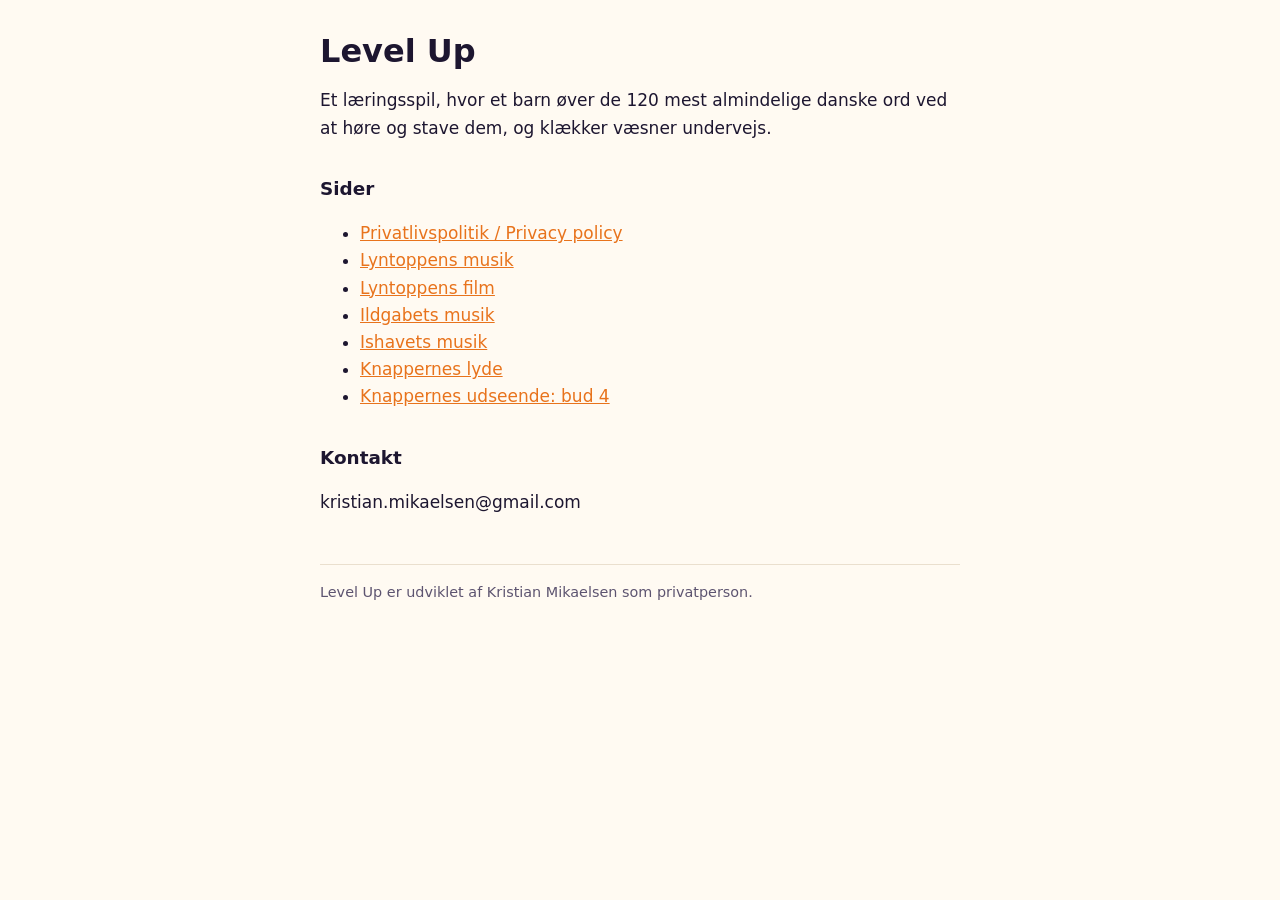
<file: index.html>
<!doctype html>
<html lang="da">
<head>
<meta charset="utf-8">
<meta name="viewport" content="width=device-width, initial-scale=1">
<title>Level Up</title>
<link rel="stylesheet" href="style.css">
</head>
<body>
<main>
<h1>Level Up</h1>
<p>Et læringsspil, hvor et barn øver de 120 mest almindelige danske ord ved at høre og stave dem, og klækker væsner undervejs.</p>
<h2>Sider</h2>
<ul>
<li><a href="privatliv/">Privatlivspolitik / Privacy policy</a></li>
<li><a href="lyt/lyntoppen/">Lyntoppens musik</a></li>
<li><a href="film/lyntoppen/">Lyntoppens film</a></li>
<li><a href="lyt/ildgabet/">Ildgabets musik</a></li>
<li><a href="lyt/ishavet/">Ishavets musik</a></li>
<li><a href="lyt/knapper/">Knappernes lyde</a></li>
<li><a href="se/knapper/">Knappernes udseende: bud 4</a></li>
</ul>
<h2>Kontakt</h2>
<p>kristian.mikaelsen@gmail.com</p>
<footer>Level Up er udviklet af Kristian Mikaelsen som privatperson.</footer>
</main>
</body>
</html>
</file>
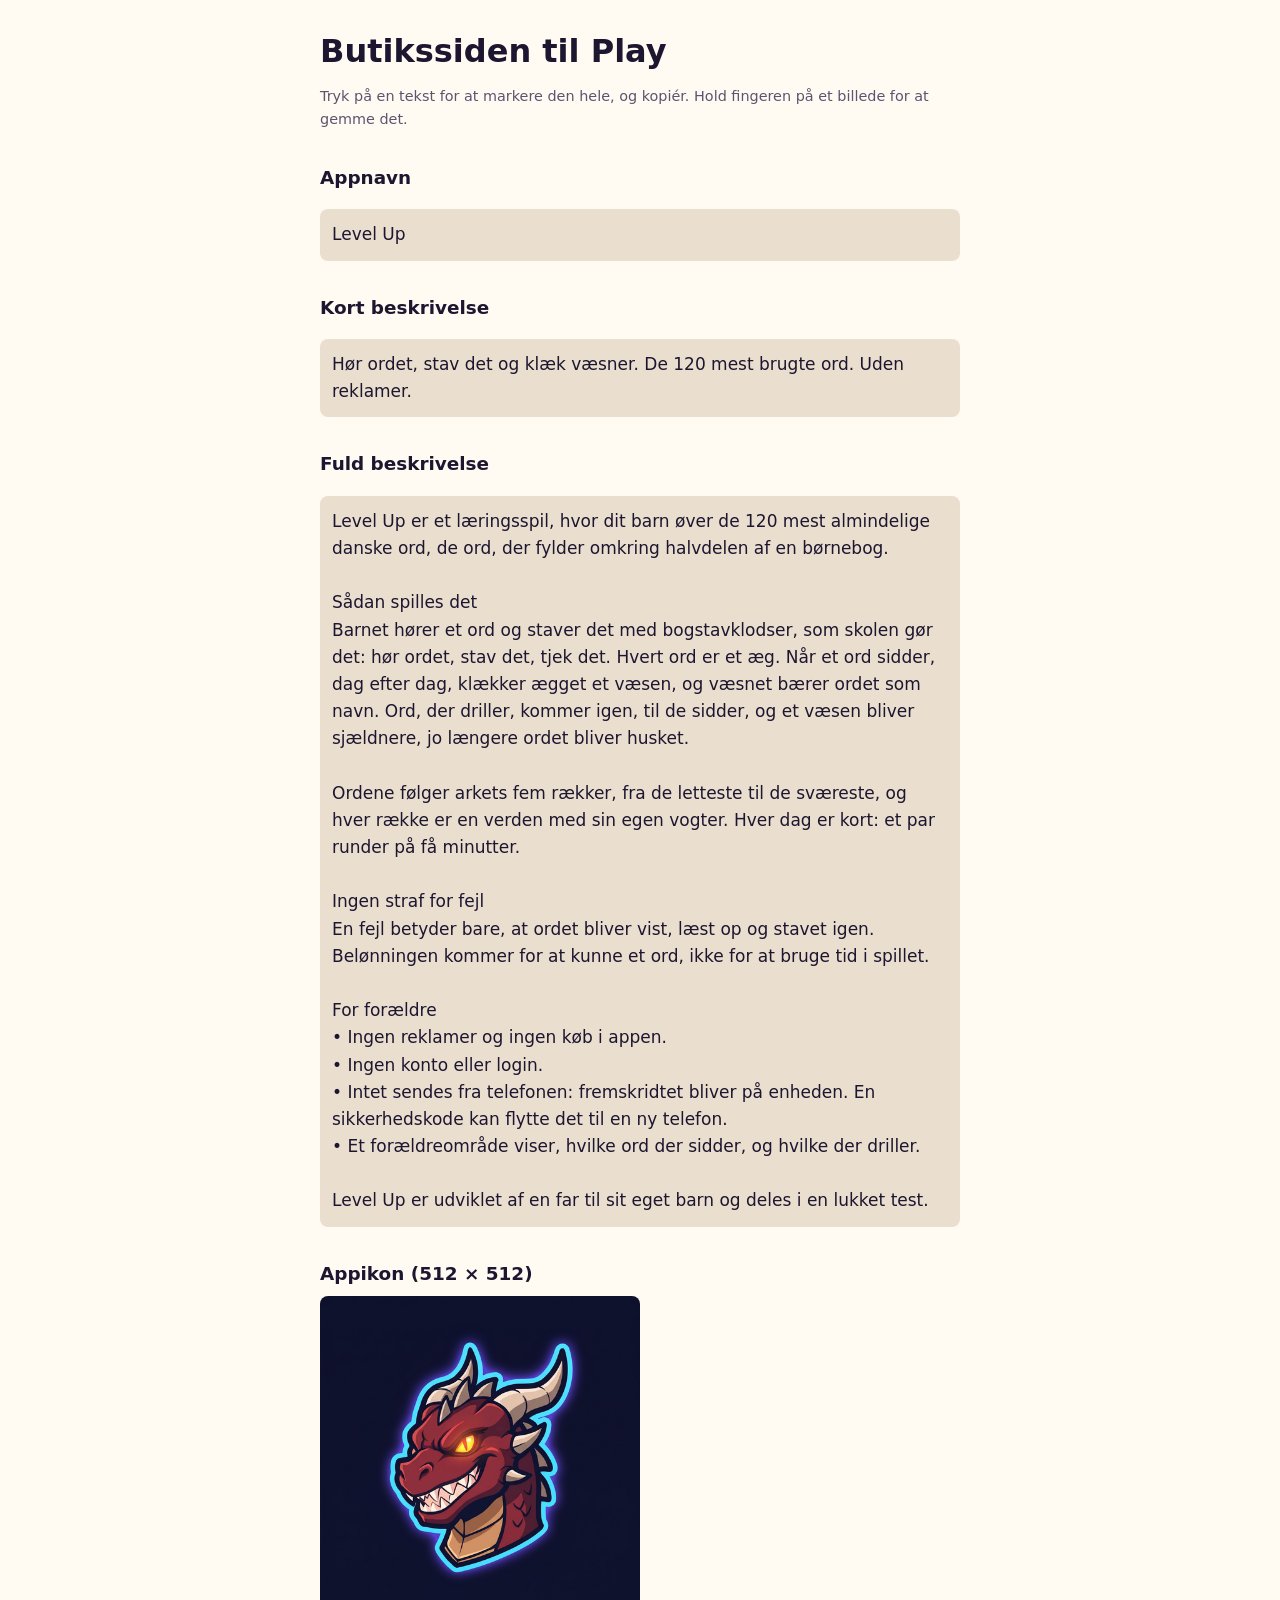
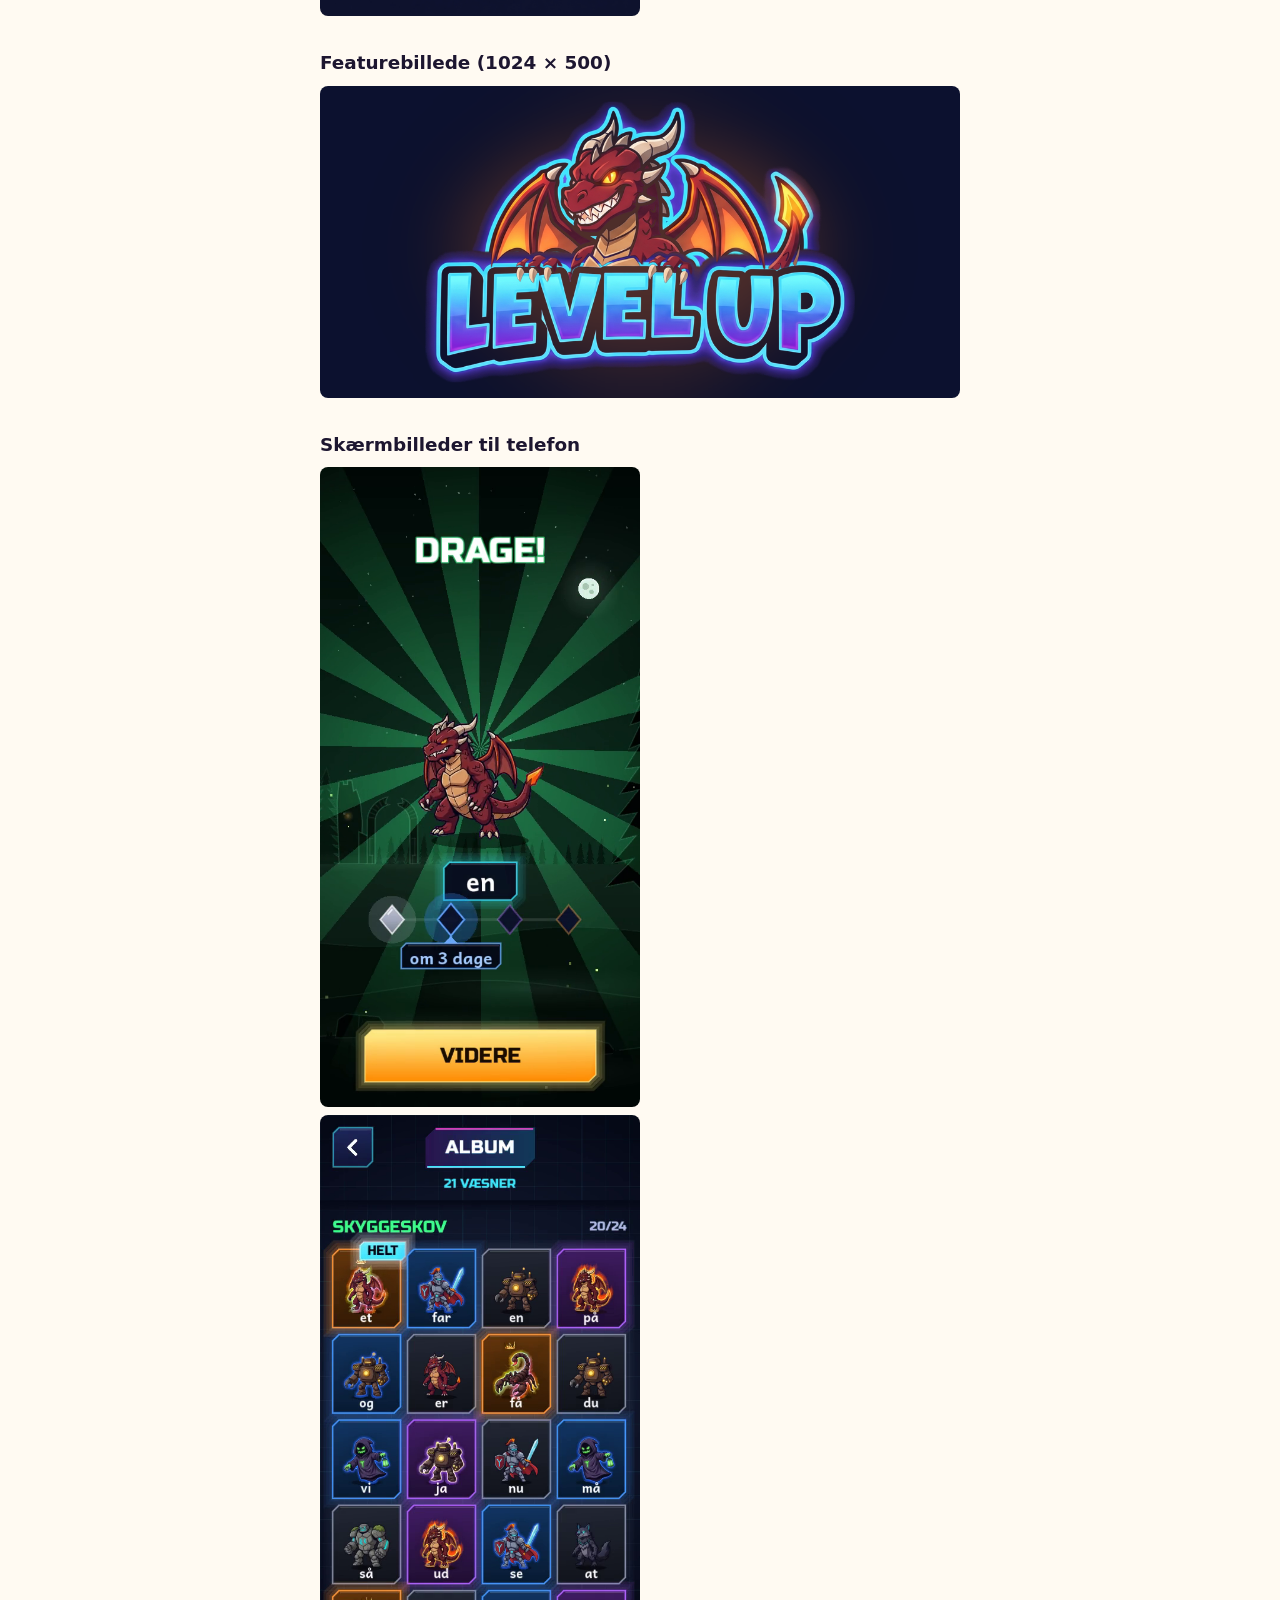
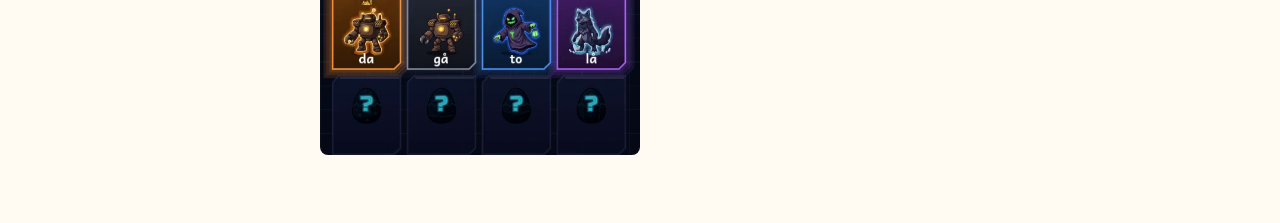
<file: butik/index.html>
<!doctype html>
<html lang="da">
<head>
<meta charset="utf-8">
<meta name="viewport" content="width=device-width, initial-scale=1">
<meta name="robots" content="noindex">
<title>Level Up – butikssiden</title>
<link rel="stylesheet" href="../style.css">
<style>
.tekst { white-space: pre-wrap; font: inherit; background: var(--line); padding: 12px; border-radius: 8px; user-select: all; }
img { max-width: 100%; border-radius: 8px; display: block; margin: 8px 0 4px; }
.lille { max-width: 50%; }
</style>
</head>
<body>
<main>
<h1>Butikssiden til Play</h1>
<p class="dato">Tryk på en tekst for at markere den hele, og kopiér. Hold fingeren på et billede for at gemme det.</p>
<h2>Appnavn</h2>
<pre class="tekst">Level Up</pre>
<h2>Kort beskrivelse</h2>
<pre class="tekst">Hør ordet, stav det og klæk væsner. De 120 mest brugte ord. Uden reklamer.</pre>
<h2>Fuld beskrivelse</h2>
<pre class="tekst">Level Up er et læringsspil, hvor dit barn øver de 120 mest almindelige danske ord, de ord, der fylder omkring halvdelen af en børnebog.

Sådan spilles det
Barnet hører et ord og staver det med bogstavklodser, som skolen gør det: hør ordet, stav det, tjek det. Hvert ord er et æg. Når et ord sidder, dag efter dag, klækker ægget et væsen, og væsnet bærer ordet som navn. Ord, der driller, kommer igen, til de sidder, og et væsen bliver sjældnere, jo længere ordet bliver husket.

Ordene følger arkets fem rækker, fra de letteste til de sværeste, og hver række er en verden med sin egen vogter. Hver dag er kort: et par runder på få minutter.

Ingen straf for fejl
En fejl betyder bare, at ordet bliver vist, læst op og stavet igen. Belønningen kommer for at kunne et ord, ikke for at bruge tid i spillet.

For forældre
• Ingen reklamer og ingen køb i appen.
• Ingen konto eller login.
• Intet sendes fra telefonen: fremskridtet bliver på enheden. En sikkerhedskode kan flytte det til en ny telefon.
• Et forældreområde viser, hvilke ord der sidder, og hvilke der driller.

Level Up er udviklet af en far til sit eget barn og deles i en lukket test.</pre>

<h2>Appikon (512 × 512)</h2>
<img class="lille" src="icon.png" alt="Appikon">
<h2>Featurebillede (1024 × 500)</h2>
<img src="feature.png" alt="Featurebillede">
<h2>Skærmbilleder til telefon</h2>
<img class="lille" src="phone-1.png" alt="Skærmbillede: klækningen">
<img class="lille" src="phone-2.png" alt="Skærmbillede: albummet">
</main>
</body>
</html>
</file>
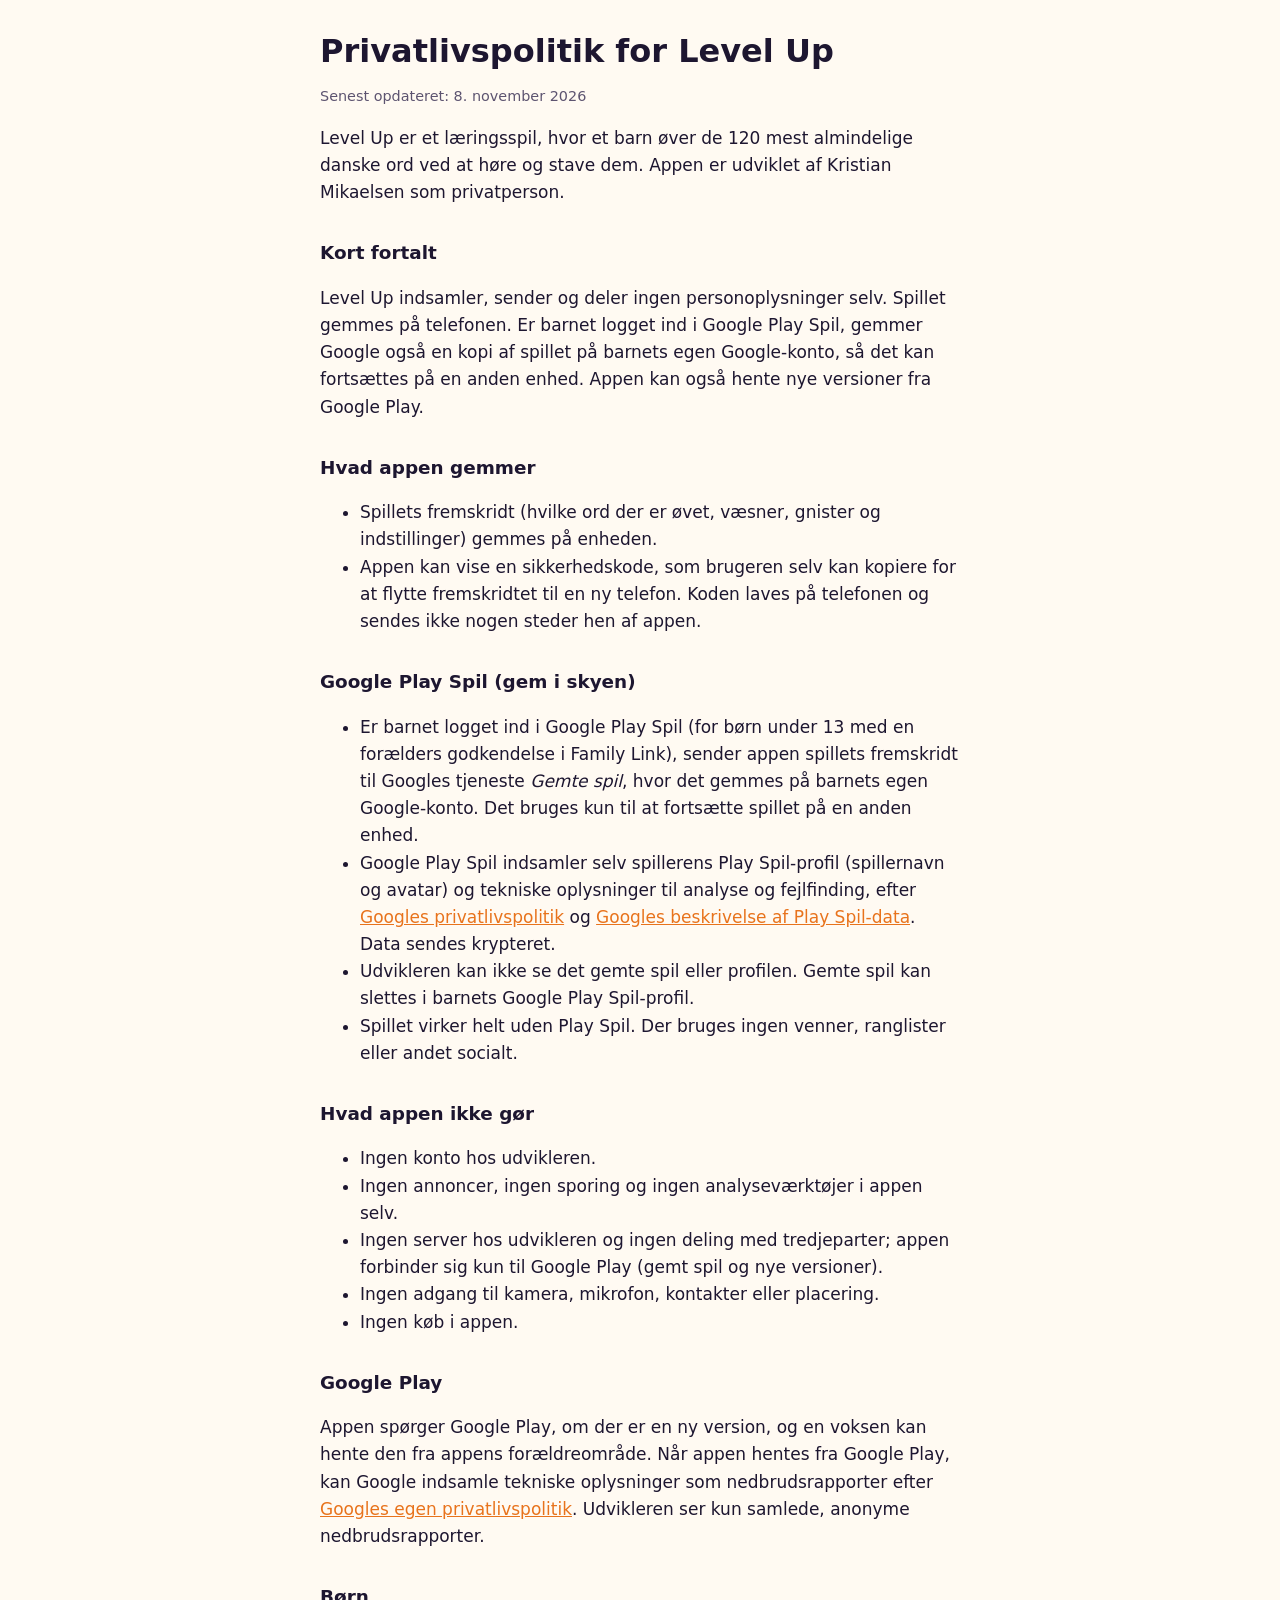
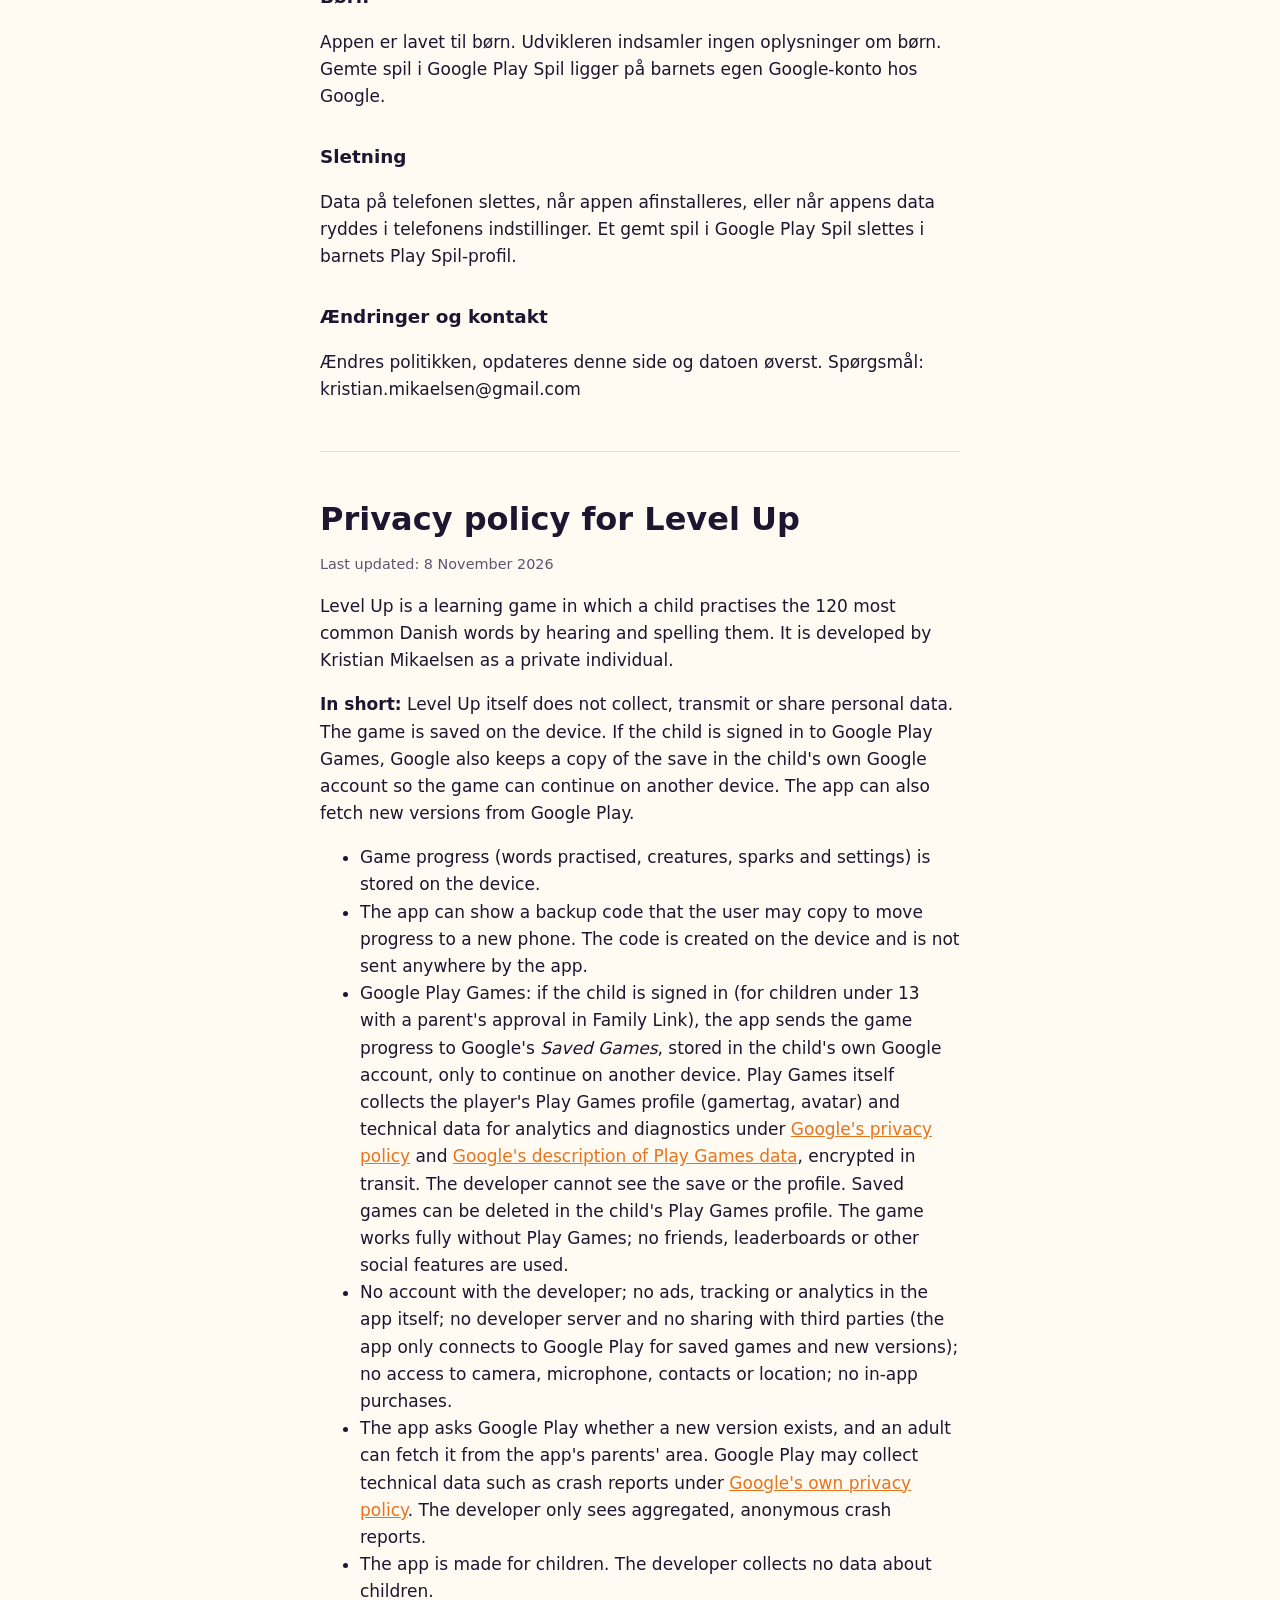
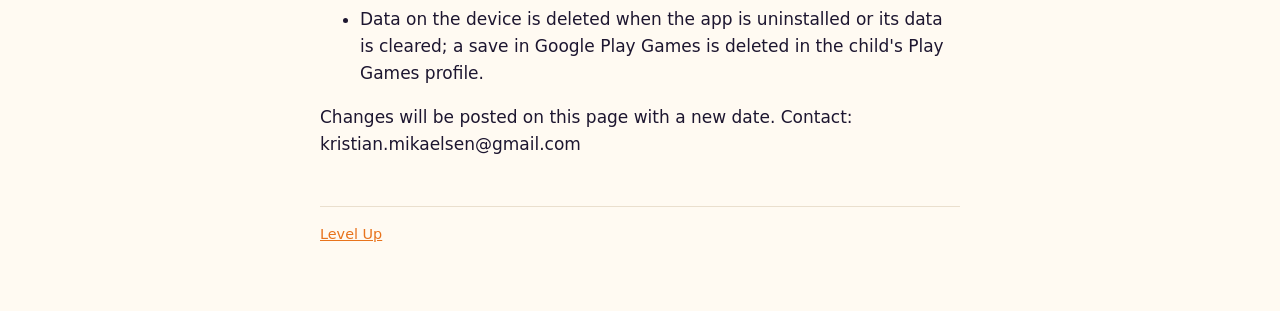
<file: privatliv/index.html>
<!doctype html>
<html lang="da">
<head>
<meta charset="utf-8">
<meta name="viewport" content="width=device-width, initial-scale=1">
<title>Level Up – Privatlivspolitik</title>
<link rel="stylesheet" href="../style.css">
</head>
<body>
<main>
<h1>Privatlivspolitik for Level Up</h1>
<p class="dato">Senest opdateret: 8. november 2026</p>
<p>Level Up er et læringsspil, hvor et barn øver de 120 mest almindelige danske ord ved at høre og stave dem. Appen er udviklet af Kristian Mikaelsen som privatperson.</p>

<h2>Kort fortalt</h2>
<p>Level Up indsamler, sender og deler ingen personoplysninger selv. Spillet gemmes på telefonen. Er barnet logget ind i Google Play Spil, gemmer Google også en kopi af spillet på barnets egen Google-konto, så det kan fortsættes på en anden enhed. Appen kan også hente nye versioner fra Google Play.</p>

<h2>Hvad appen gemmer</h2>
<ul>
<li>Spillets fremskridt (hvilke ord der er øvet, væsner, gnister og indstillinger) gemmes på enheden.</li>
<li>Appen kan vise en sikkerhedskode, som brugeren selv kan kopiere for at flytte fremskridtet til en ny telefon. Koden laves på telefonen og sendes ikke nogen steder hen af appen.</li>
</ul>

<h2>Google Play Spil (gem i skyen)</h2>
<ul>
<li>Er barnet logget ind i Google Play Spil (for børn under 13 med en forælders godkendelse i Family Link), sender appen spillets fremskridt til Googles tjeneste <em>Gemte spil</em>, hvor det gemmes på barnets egen Google-konto. Det bruges kun til at fortsætte spillet på en anden enhed.</li>
<li>Google Play Spil indsamler selv spillerens Play Spil-profil (spillernavn og avatar) og tekniske oplysninger til analyse og fejlfinding, efter <a href="https://policies.google.com/privacy">Googles privatlivspolitik</a> og <a href="https://developer.android.com/games/pgs/data-collection">Googles beskrivelse af Play Spil-data</a>. Data sendes krypteret.</li>
<li>Udvikleren kan ikke se det gemte spil eller profilen. Gemte spil kan slettes i barnets Google Play Spil-profil.</li>
<li>Spillet virker helt uden Play Spil. Der bruges ingen venner, ranglister eller andet socialt.</li>
</ul>

<h2>Hvad appen ikke gør</h2>
<ul>
<li>Ingen konto hos udvikleren.</li>
<li>Ingen annoncer, ingen sporing og ingen analyseværktøjer i appen selv.</li>
<li>Ingen server hos udvikleren og ingen deling med tredjeparter; appen forbinder sig kun til Google Play (gemt spil og nye versioner).</li>
<li>Ingen adgang til kamera, mikrofon, kontakter eller placering.</li>
<li>Ingen køb i appen.</li>
</ul>

<h2>Google Play</h2>
<p>Appen spørger Google Play, om der er en ny version, og en voksen kan hente den fra appens forældreområde. Når appen hentes fra Google Play, kan Google indsamle tekniske oplysninger som nedbrudsrapporter efter <a href="https://policies.google.com/privacy">Googles egen privatlivspolitik</a>. Udvikleren ser kun samlede, anonyme nedbrudsrapporter.</p>

<h2>Børn</h2>
<p>Appen er lavet til børn. Udvikleren indsamler ingen oplysninger om børn. Gemte spil i Google Play Spil ligger på barnets egen Google-konto hos Google.</p>

<h2>Sletning</h2>
<p>Data på telefonen slettes, når appen afinstalleres, eller når appens data ryddes i telefonens indstillinger. Et gemt spil i Google Play Spil slettes i barnets Play Spil-profil.</p>

<h2>Ændringer og kontakt</h2>
<p>Ændres politikken, opdateres denne side og datoen øverst. Spørgsmål: kristian.mikaelsen@gmail.com</p>

<hr>

<h1 lang="en">Privacy policy for Level Up</h1>
<div lang="en">
<p class="dato">Last updated: 8 November 2026</p>
<p>Level Up is a learning game in which a child practises the 120 most common Danish words by hearing and spelling them. It is developed by Kristian Mikaelsen as a private individual.</p>
<p><strong>In short:</strong> Level Up itself does not collect, transmit or share personal data. The game is saved on the device. If the child is signed in to Google Play Games, Google also keeps a copy of the save in the child's own Google account so the game can continue on another device. The app can also fetch new versions from Google Play.</p>
<ul>
<li>Game progress (words practised, creatures, sparks and settings) is stored on the device.</li>
<li>The app can show a backup code that the user may copy to move progress to a new phone. The code is created on the device and is not sent anywhere by the app.</li>
<li>Google Play Games: if the child is signed in (for children under 13 with a parent's approval in Family Link), the app sends the game progress to Google's <em>Saved Games</em>, stored in the child's own Google account, only to continue on another device. Play Games itself collects the player's Play Games profile (gamertag, avatar) and technical data for analytics and diagnostics under <a href="https://policies.google.com/privacy">Google's privacy policy</a> and <a href="https://developer.android.com/games/pgs/data-collection">Google's description of Play Games data</a>, encrypted in transit. The developer cannot see the save or the profile. Saved games can be deleted in the child's Play Games profile. The game works fully without Play Games; no friends, leaderboards or other social features are used.</li>
<li>No account with the developer; no ads, tracking or analytics in the app itself; no developer server and no sharing with third parties (the app only connects to Google Play for saved games and new versions); no access to camera, microphone, contacts or location; no in-app purchases.</li>
<li>The app asks Google Play whether a new version exists, and an adult can fetch it from the app's parents' area. Google Play may collect technical data such as crash reports under <a href="https://policies.google.com/privacy">Google's own privacy policy</a>. The developer only sees aggregated, anonymous crash reports.</li>
<li>The app is made for children. The developer collects no data about children.</li>
<li>Data on the device is deleted when the app is uninstalled or its data is cleared; a save in Google Play Games is deleted in the child's Play Games profile.</li>
</ul>
<p>Changes will be posted on this page with a new date. Contact: kristian.mikaelsen@gmail.com</p>
</div>
<footer><a href="../">Level Up</a></footer>
</main>
</body>
</html>
</file>
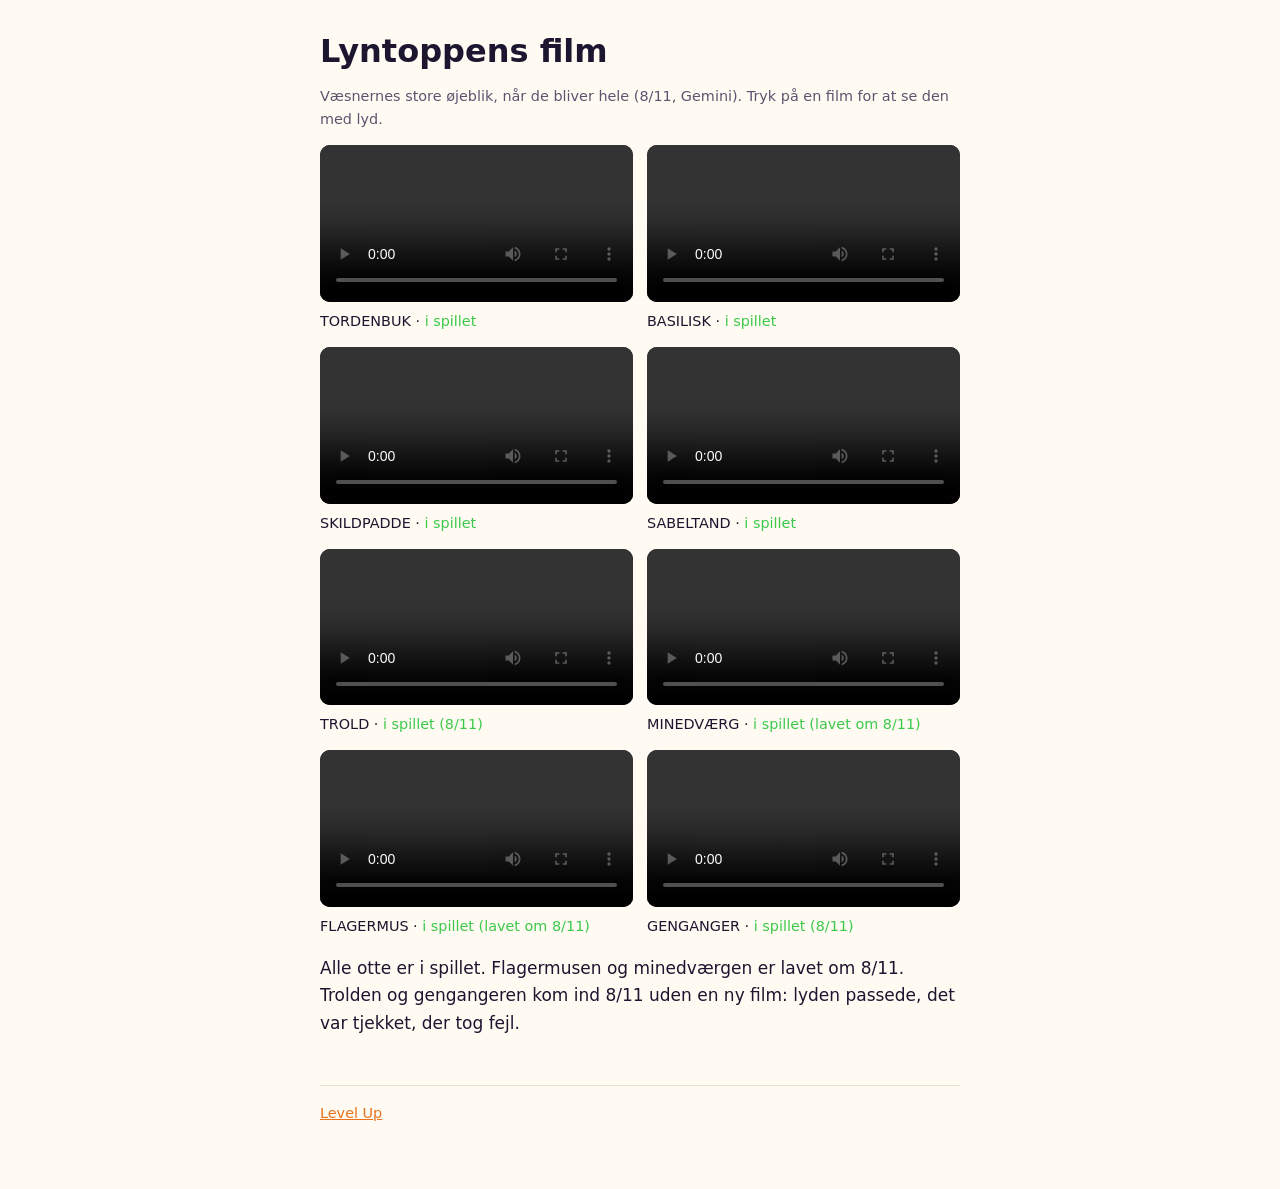
<file: film/lyntoppen/index.html>
<!doctype html>
<html lang="da">
<head>
<meta charset="utf-8">
<meta name="viewport" content="width=device-width, initial-scale=1">
<meta name="robots" content="noindex">
<title>Lyntoppen – film</title>
<link rel="stylesheet" href="../../style.css">
<style>.grid{display:grid;grid-template-columns:repeat(2,minmax(0,1fr));gap:14px} video{width:100%;border-radius:10px;background:#12162c} figure{margin:0} figcaption{font-size:.9rem} .ok{color:#3cc94a} .nej{color:var(--accent)}</style>
</head>
<body>
<main>
<h1>Lyntoppens film</h1>
<p class="dato">Væsnernes store øjeblik, når de bliver hele (8/11, Gemini). Tryk på en film for at se den med lyd.</p>
<div class="grid">
<figure><video controls playsinline preload="metadata" src="tordenbuk.mp4"></video><figcaption>TORDENBUK · <span class="ok">i spillet</span></figcaption></figure>
<figure><video controls playsinline preload="metadata" src="basilisk.mp4"></video><figcaption>BASILISK · <span class="ok">i spillet</span></figcaption></figure>
<figure><video controls playsinline preload="metadata" src="skildpadde.mp4"></video><figcaption>SKILDPADDE · <span class="ok">i spillet</span></figcaption></figure>
<figure><video controls playsinline preload="metadata" src="sabeltand.mp4"></video><figcaption>SABELTAND · <span class="ok">i spillet</span></figcaption></figure>
<figure><video controls playsinline preload="metadata" src="trold.mp4"></video><figcaption>TROLD · <span class="ok">i spillet (8/11)</span></figcaption></figure>
<figure><video controls playsinline preload="metadata" src="minedvaerg.mp4"></video><figcaption>MINEDVÆRG · <span class="ok">i spillet (lavet om 8/11)</span></figcaption></figure>
<figure><video controls playsinline preload="metadata" src="flagermus.mp4"></video><figcaption>FLAGERMUS · <span class="ok">i spillet (lavet om 8/11)</span></figcaption></figure>
<figure><video controls playsinline preload="metadata" src="genganger.mp4"></video><figcaption>GENGANGER · <span class="ok">i spillet (8/11)</span></figcaption></figure>
</div>
<p>Alle otte er i spillet. Flagermusen og minedværgen er lavet om 8/11. Trolden og gengangeren kom ind 8/11 uden en ny film: lyden passede, det var tjekket, der tog fejl.</p>
<footer><a href="../../">Level Up</a></footer>
</main>
</body>
</html>
</file>
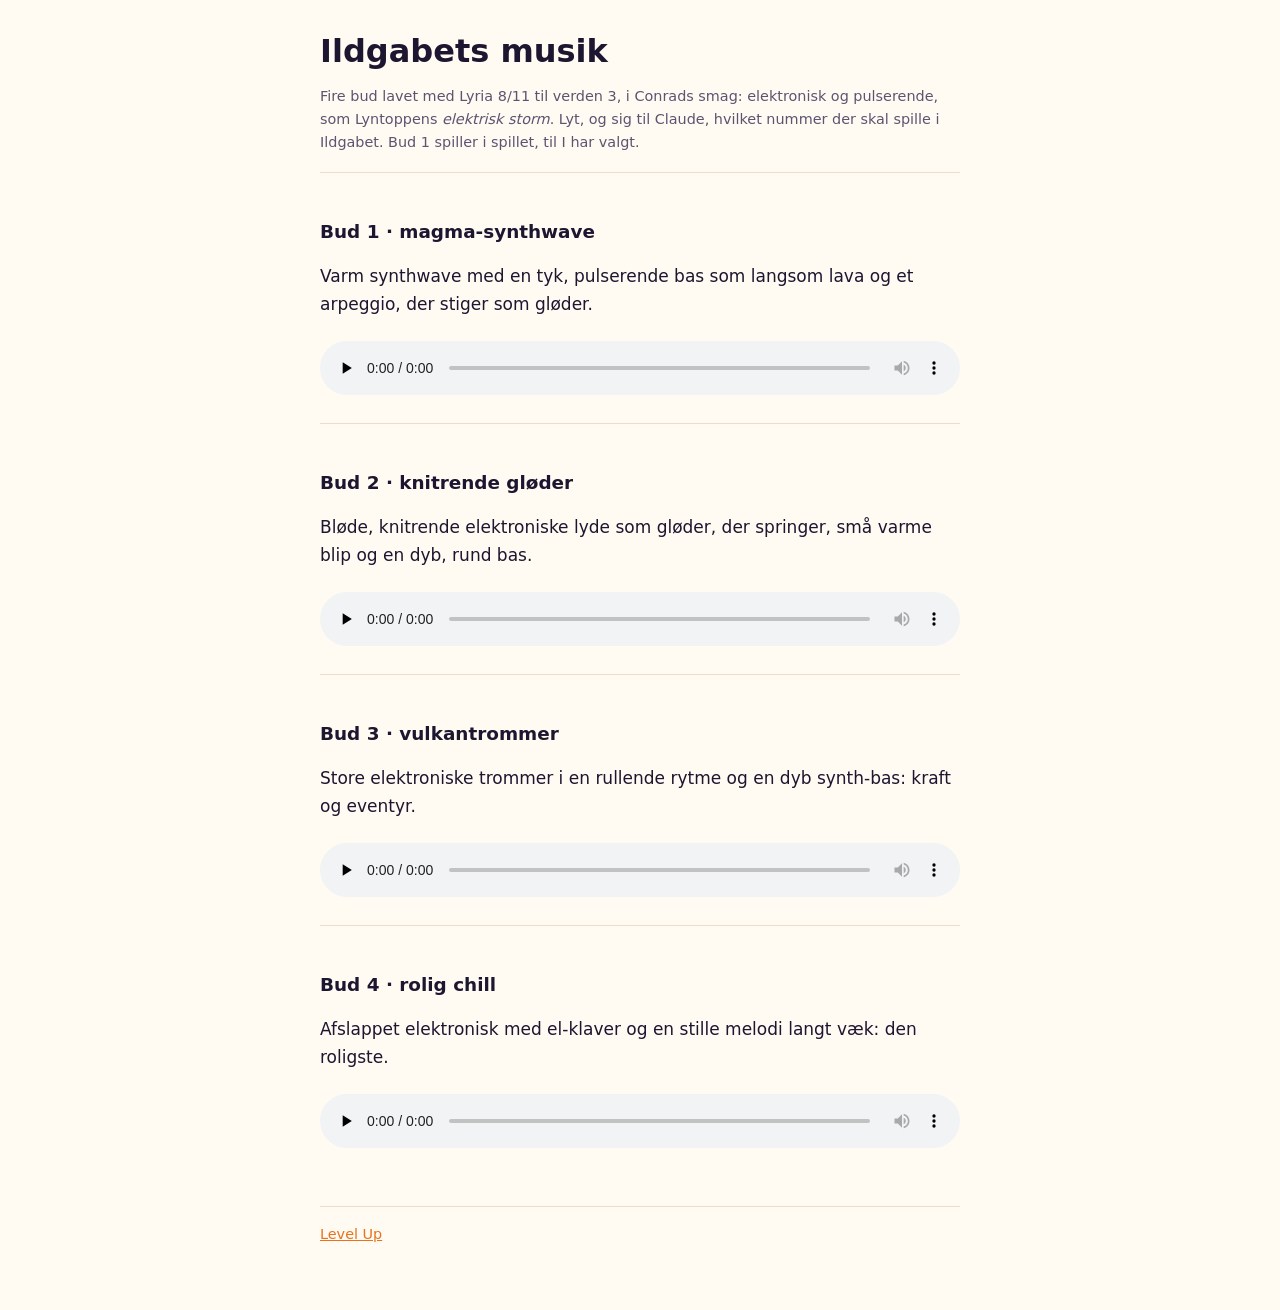
<file: lyt/ildgabet/index.html>
<!doctype html>
<html lang="da">
<head>
<meta charset="utf-8">
<meta name="viewport" content="width=device-width, initial-scale=1">
<meta name="robots" content="noindex">
<title>Ildgabet – musik</title>
<link rel="stylesheet" href="../../style.css">
<style>audio{width:100%;margin:6px 0 2px} .bud{border-top:1px solid var(--line);padding-top:12px;margin-top:18px}</style>
</head>
<body>
<main>
<h1>Ildgabets musik</h1>
<p class="dato">Fire bud lavet med Lyria 8/11 til verden 3, i Conrads smag: elektronisk og pulserende, som Lyntoppens <em>elektrisk storm</em>. Lyt, og sig til Claude, hvilket nummer der skal spille i Ildgabet. Bud 1 spiller i spillet, til I har valgt.</p>
<div class="bud"><h2>Bud 1 · magma-synthwave</h2><p>Varm synthwave med en tyk, pulserende bas som langsom lava og et arpeggio, der stiger som gløder.</p><audio controls preload="none" src="kandidat-1.ogg"></audio></div>
<div class="bud"><h2>Bud 2 · knitrende gløder</h2><p>Bløde, knitrende elektroniske lyde som gløder, der springer, små varme blip og en dyb, rund bas.</p><audio controls preload="none" src="kandidat-2.ogg"></audio></div>
<div class="bud"><h2>Bud 3 · vulkantrommer</h2><p>Store elektroniske trommer i en rullende rytme og en dyb synth-bas: kraft og eventyr.</p><audio controls preload="none" src="kandidat-3.ogg"></audio></div>
<div class="bud"><h2>Bud 4 · rolig chill</h2><p>Afslappet elektronisk med el-klaver og en stille melodi langt væk: den roligste.</p><audio controls preload="none" src="kandidat-4.ogg"></audio></div>
<footer><a href="../../">Level Up</a></footer>
</main>
</body>
</html>
</file>
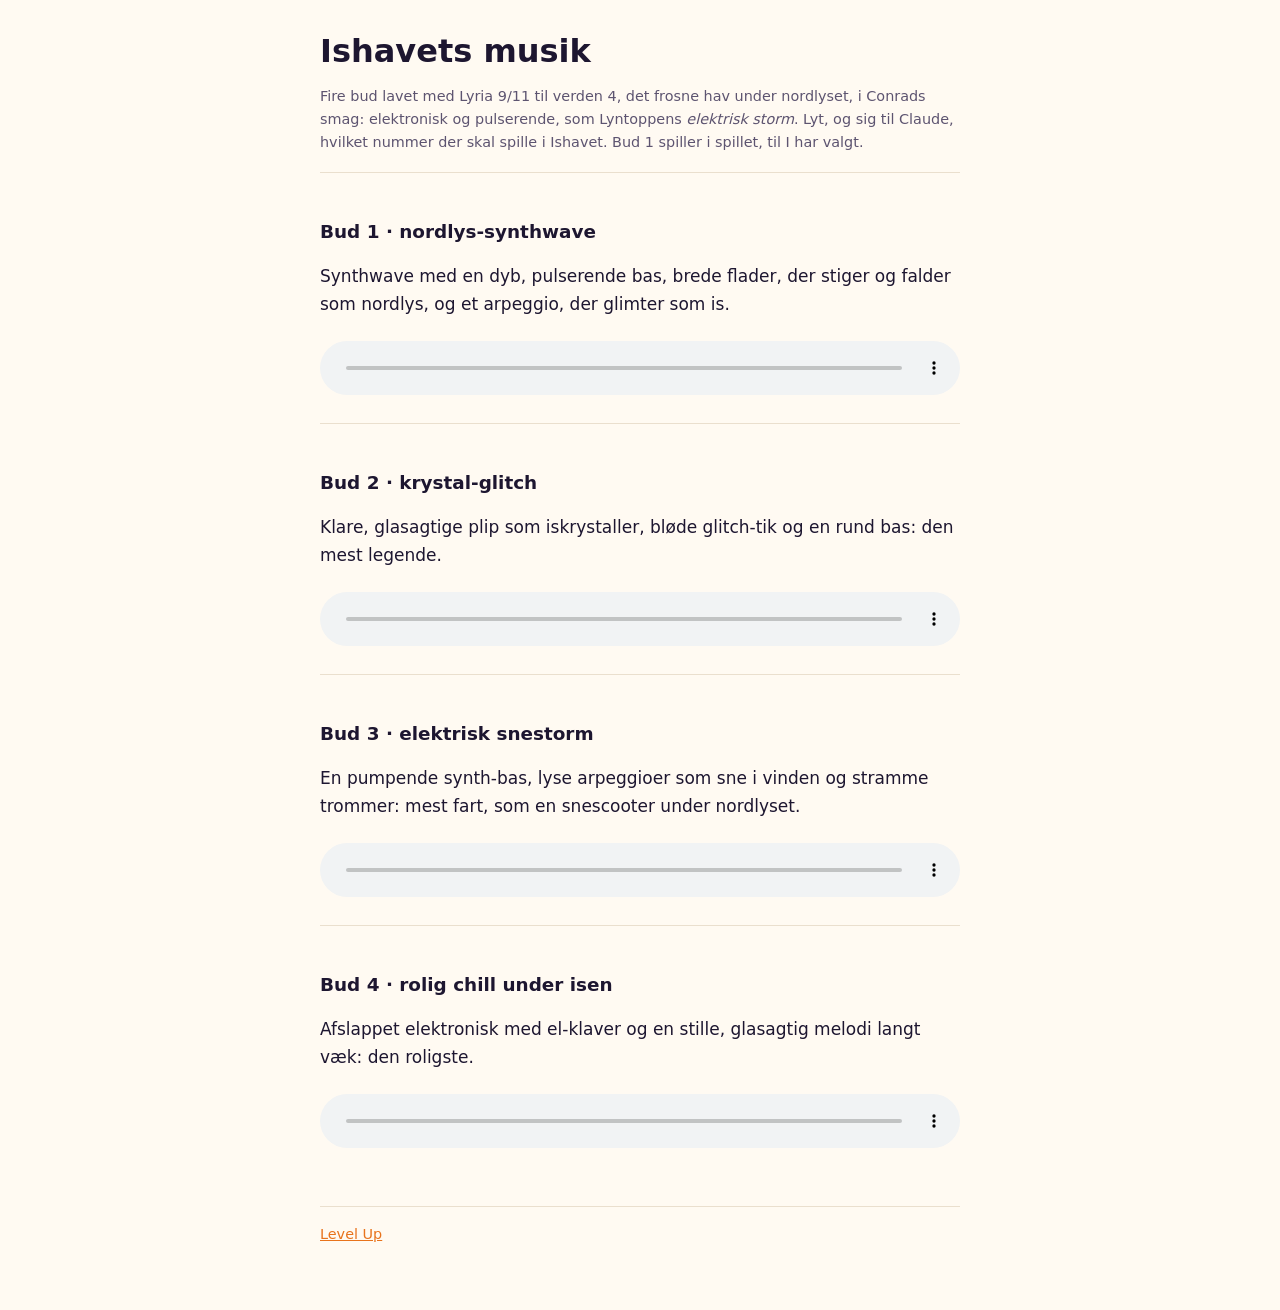
<file: lyt/ishavet/index.html>
<!doctype html>
<html lang="da">
<head>
<meta charset="utf-8">
<meta name="viewport" content="width=device-width, initial-scale=1">
<meta name="robots" content="noindex">
<title>Ishavet – musik</title>
<link rel="stylesheet" href="../../style.css">
<style>audio{width:100%;margin:6px 0 2px} .bud{border-top:1px solid var(--line);padding-top:12px;margin-top:18px}</style>
</head>
<body>
<main>
<h1>Ishavets musik</h1>
<p class="dato">Fire bud lavet med Lyria 9/11 til verden 4, det frosne hav under nordlyset, i Conrads smag: elektronisk og pulserende, som Lyntoppens <em>elektrisk storm</em>. Lyt, og sig til Claude, hvilket nummer der skal spille i Ishavet. Bud 1 spiller i spillet, til I har valgt.</p>
<div class="bud"><h2>Bud 1 · nordlys-synthwave</h2><p>Synthwave med en dyb, pulserende bas, brede flader, der stiger og falder som nordlys, og et arpeggio, der glimter som is.</p><audio controls preload="none" src="kandidat-1.ogg"></audio></div>
<div class="bud"><h2>Bud 2 · krystal-glitch</h2><p>Klare, glasagtige plip som iskrystaller, bløde glitch-tik og en rund bas: den mest legende.</p><audio controls preload="none" src="kandidat-2.ogg"></audio></div>
<div class="bud"><h2>Bud 3 · elektrisk snestorm</h2><p>En pumpende synth-bas, lyse arpeggioer som sne i vinden og stramme trommer: mest fart, som en snescooter under nordlyset.</p><audio controls preload="none" src="kandidat-3.ogg"></audio></div>
<div class="bud"><h2>Bud 4 · rolig chill under isen</h2><p>Afslappet elektronisk med el-klaver og en stille, glasagtig melodi langt væk: den roligste.</p><audio controls preload="none" src="kandidat-4.ogg"></audio></div>
<footer><a href="../../">Level Up</a></footer>
</main>
</body>
</html>
</file>
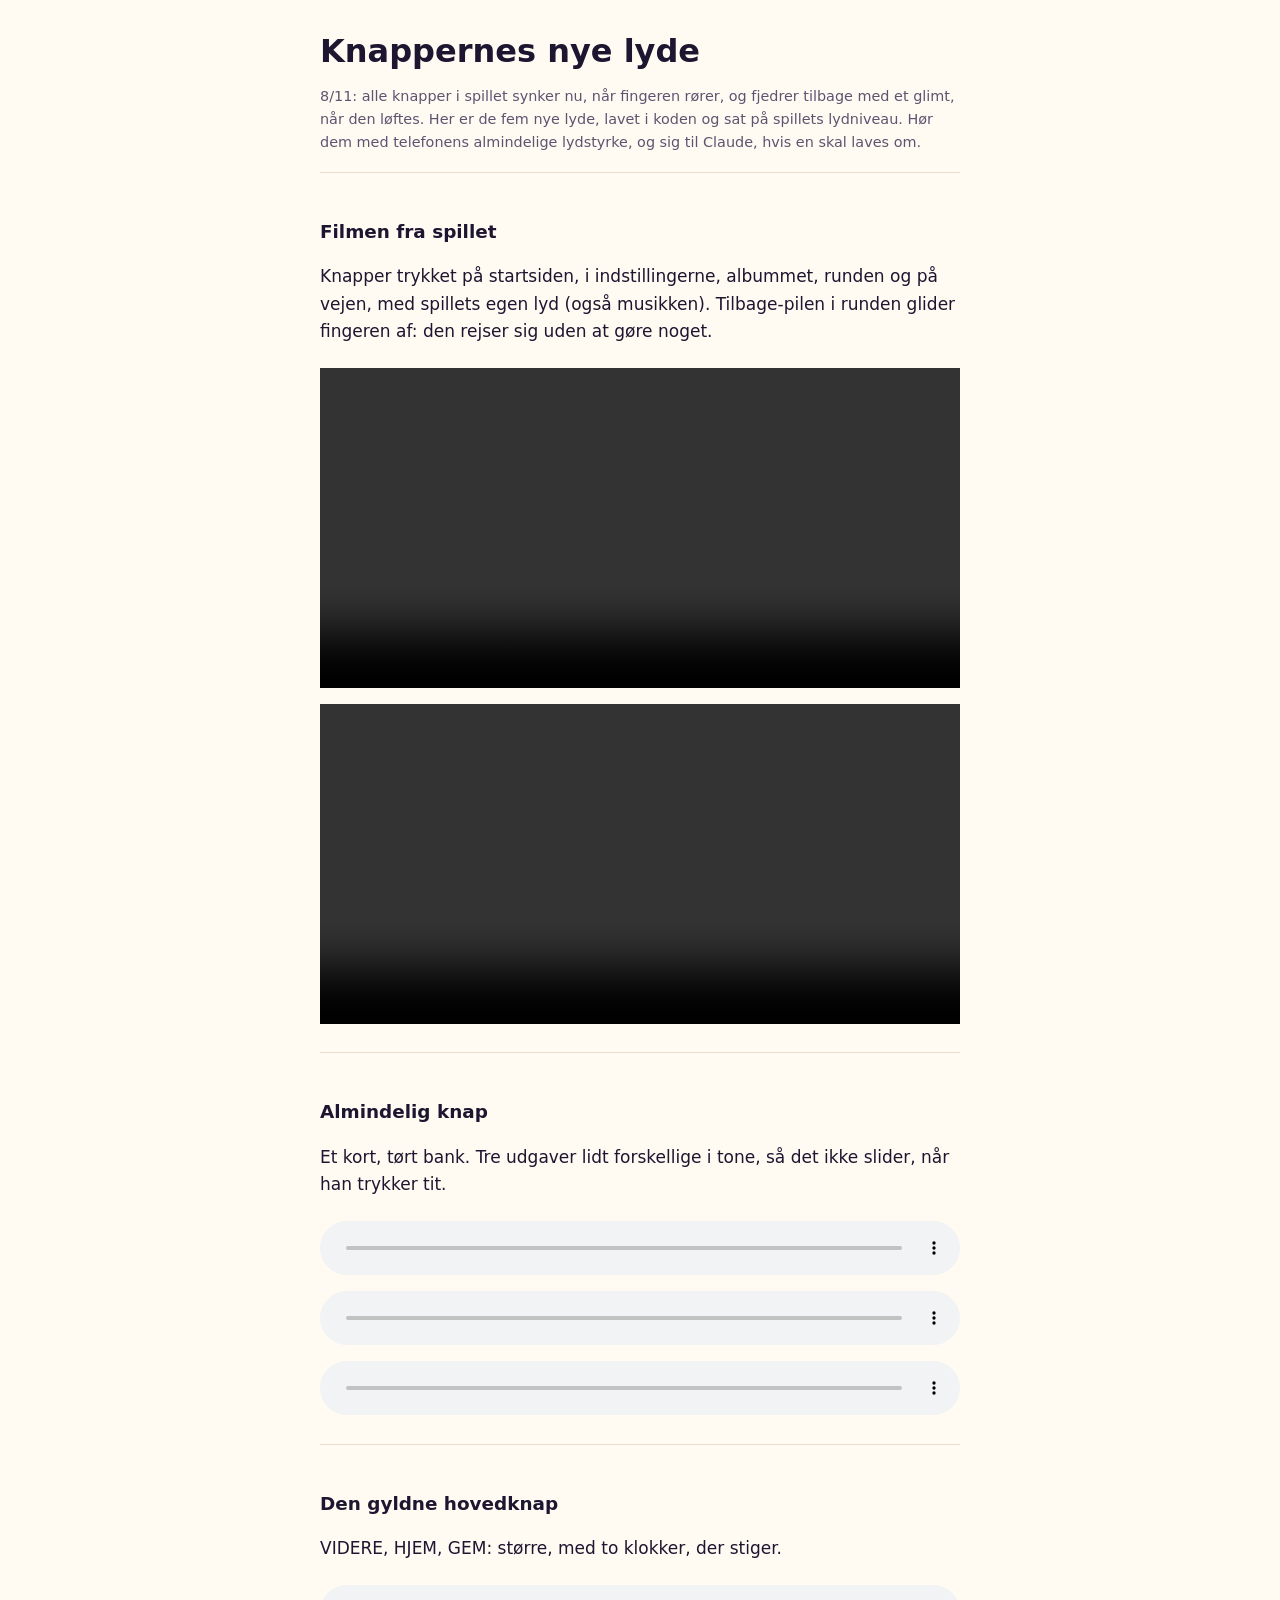
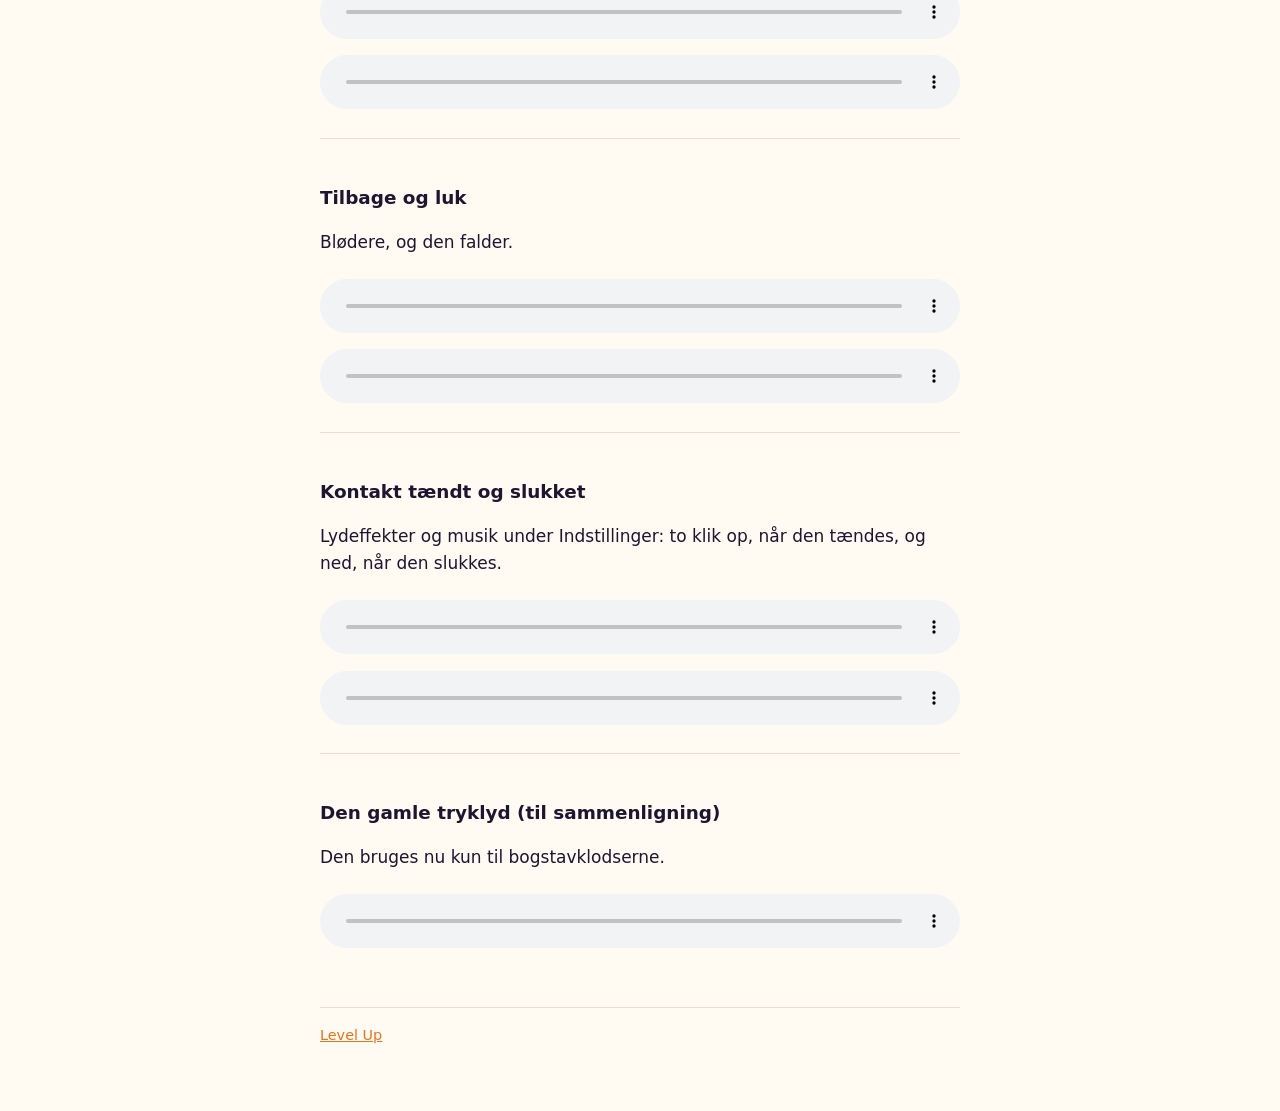
<file: lyt/knapper/index.html>
<!doctype html>
<html lang="da">
<head>
<meta charset="utf-8">
<meta name="viewport" content="width=device-width, initial-scale=1">
<meta name="robots" content="noindex">
<title>Knappernes lyde</title>
<link rel="stylesheet" href="../../style.css">
<style>audio{width:100%;margin:6px 0 2px} video{width:100%;max-height:80vh;margin:6px 0 2px;background:#000} .bud{border-top:1px solid var(--line);padding-top:12px;margin-top:18px}</style>
</head>
<body>
<main>
<h1>Knappernes nye lyde</h1>
<p class="dato">8/11: alle knapper i spillet synker nu, når fingeren rører, og fjedrer tilbage med et glimt, når den løftes. Her er de fem nye lyde, lavet i koden og sat på spillets lydniveau. Hør dem med telefonens almindelige lydstyrke, og sig til Claude, hvis en skal laves om.</p>
<div class="bud"><h2>Filmen fra spillet</h2><p>Knapper trykket på startsiden, i indstillingerne, albummet, runden og på vejen, med spillets egen lyd (også musikken). Tilbage-pilen i runden glider fingeren af: den rejser sig uden at gøre noget.</p>
<video controls preload="metadata" playsinline src="film-staaende.mp4"></video>
<video controls preload="metadata" playsinline src="film-liggende.mp4"></video></div>
<div class="bud"><h2>Almindelig knap</h2><p>Et kort, tørt bank. Tre udgaver lidt forskellige i tone, så det ikke slider, når han trykker tit.</p>
<audio controls preload="none" src="button-1.ogg"></audio><audio controls preload="none" src="button-2.ogg"></audio><audio controls preload="none" src="button-3.ogg"></audio></div>
<div class="bud"><h2>Den gyldne hovedknap</h2><p>VIDERE, HJEM, GEM: større, med to klokker, der stiger.</p>
<audio controls preload="none" src="confirm-1.ogg"></audio><audio controls preload="none" src="confirm-2.ogg"></audio></div>
<div class="bud"><h2>Tilbage og luk</h2><p>Blødere, og den falder.</p>
<audio controls preload="none" src="cancel-1.ogg"></audio><audio controls preload="none" src="cancel-2.ogg"></audio></div>
<div class="bud"><h2>Kontakt tændt og slukket</h2><p>Lydeffekter og musik under Indstillinger: to klik op, når den tændes, og ned, når den slukkes.</p>
<audio controls preload="none" src="switch_on-1.ogg"></audio><audio controls preload="none" src="switch_off-1.ogg"></audio></div>
<div class="bud"><h2>Den gamle tryklyd (til sammenligning)</h2><p>Den bruges nu kun til bogstavklodserne.</p>
<audio controls preload="none" src="gammel-tap.ogg"></audio></div>
<footer><a href="../../">Level Up</a></footer>
</main>
</body>
</html>
</file>
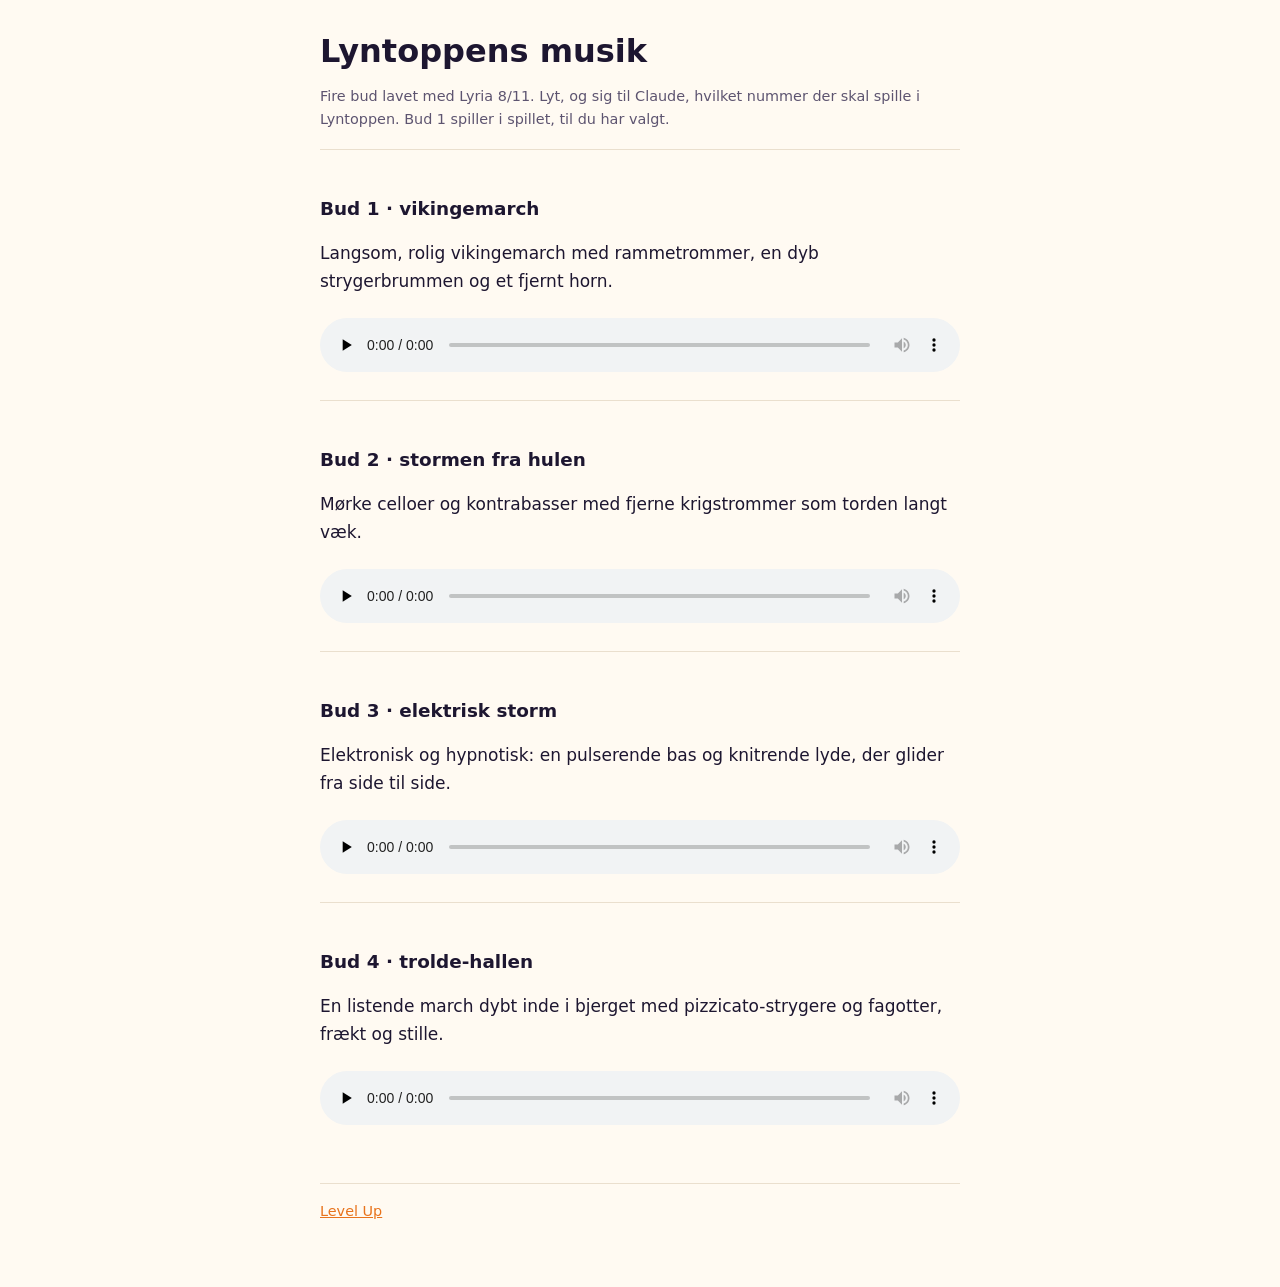
<file: lyt/lyntoppen/index.html>
<!doctype html>
<html lang="da">
<head>
<meta charset="utf-8">
<meta name="viewport" content="width=device-width, initial-scale=1">
<meta name="robots" content="noindex">
<title>Lyntoppen – musik</title>
<link rel="stylesheet" href="../../style.css">
<style>audio{width:100%;margin:6px 0 2px} .bud{border-top:1px solid var(--line);padding-top:12px;margin-top:18px}</style>
</head>
<body>
<main>
<h1>Lyntoppens musik</h1>
<p class="dato">Fire bud lavet med Lyria 8/11. Lyt, og sig til Claude, hvilket nummer der skal spille i Lyntoppen. Bud 1 spiller i spillet, til du har valgt.</p>
<div class="bud"><h2>Bud 1 · vikingemarch</h2><p>Langsom, rolig vikingemarch med rammetrommer, en dyb strygerbrummen og et fjernt horn.</p><audio controls preload="none" src="kandidat-1.ogg"></audio></div>
<div class="bud"><h2>Bud 2 · stormen fra hulen</h2><p>Mørke celloer og kontrabasser med fjerne krigstrommer som torden langt væk.</p><audio controls preload="none" src="kandidat-2.ogg"></audio></div>
<div class="bud"><h2>Bud 3 · elektrisk storm</h2><p>Elektronisk og hypnotisk: en pulserende bas og knitrende lyde, der glider fra side til side.</p><audio controls preload="none" src="kandidat-3.ogg"></audio></div>
<div class="bud"><h2>Bud 4 · trolde-hallen</h2><p>En listende march dybt inde i bjerget med pizzicato-strygere og fagotter, frækt og stille.</p><audio controls preload="none" src="kandidat-4.ogg"></audio></div>
<footer><a href="../../">Level Up</a></footer>
</main>
</body>
</html>
</file>
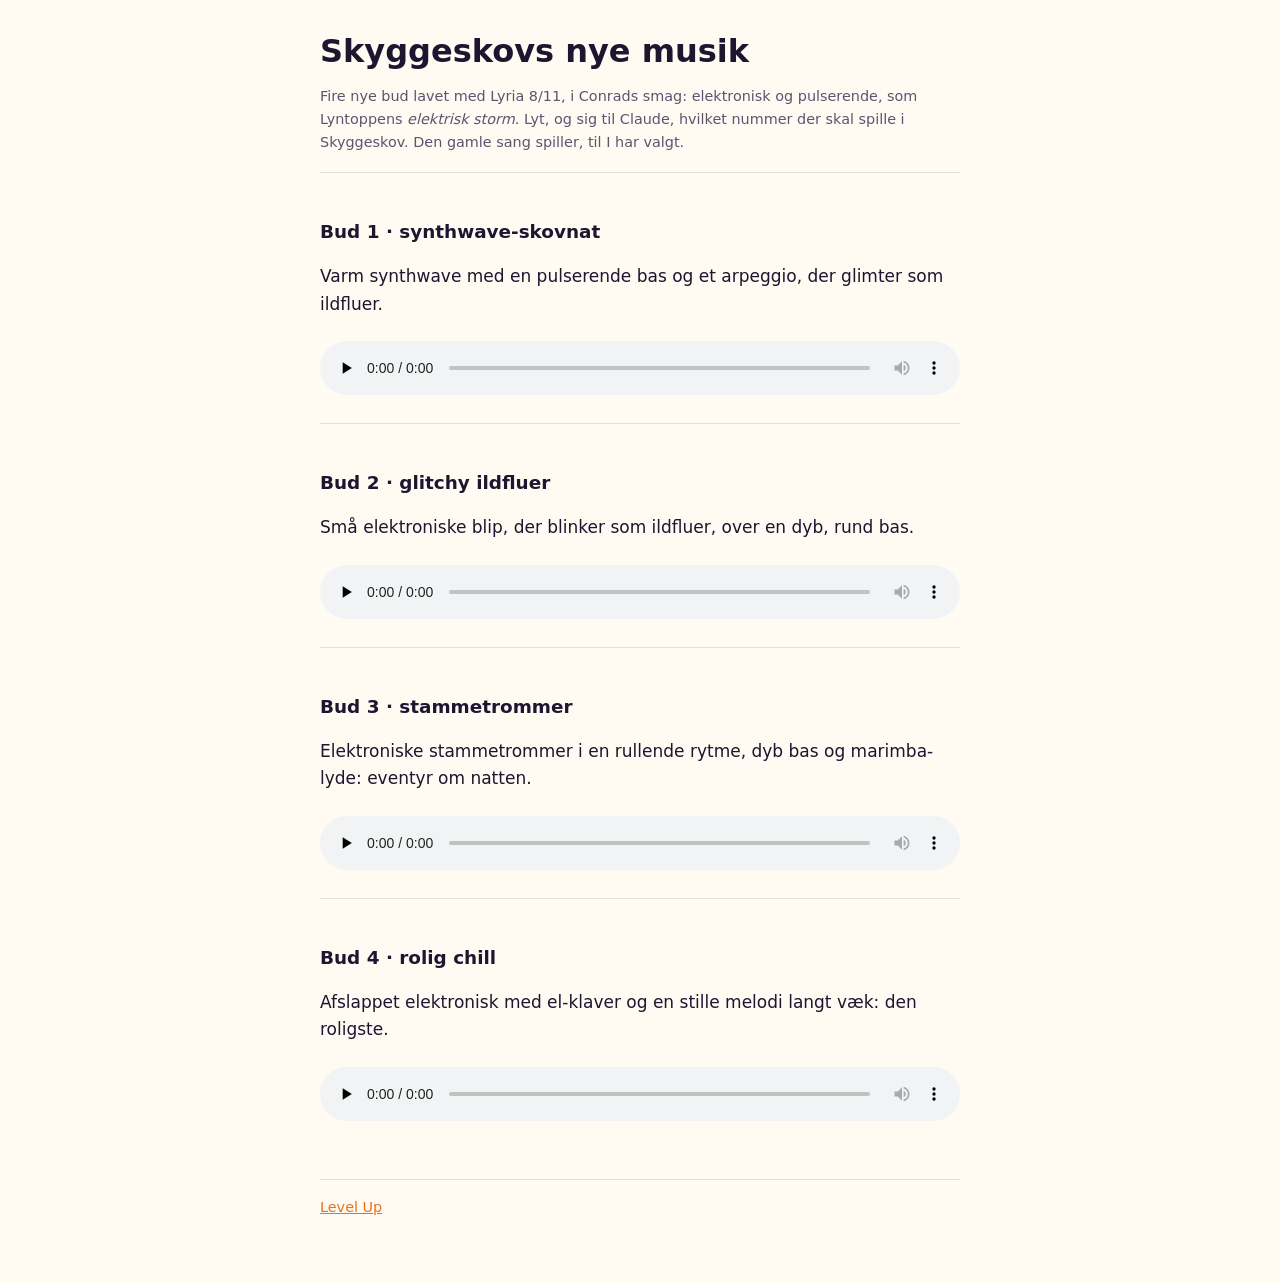
<file: lyt/skyggeskov/index.html>
<!doctype html>
<html lang="da">
<head>
<meta charset="utf-8">
<meta name="viewport" content="width=device-width, initial-scale=1">
<meta name="robots" content="noindex">
<title>Skyggeskov – ny musik</title>
<link rel="stylesheet" href="../../style.css">
<style>audio{width:100%;margin:6px 0 2px} .bud{border-top:1px solid var(--line);padding-top:12px;margin-top:18px}</style>
</head>
<body>
<main>
<h1>Skyggeskovs nye musik</h1>
<p class="dato">Fire nye bud lavet med Lyria 8/11, i Conrads smag: elektronisk og pulserende, som Lyntoppens <em>elektrisk storm</em>. Lyt, og sig til Claude, hvilket nummer der skal spille i Skyggeskov. Den gamle sang spiller, til I har valgt.</p>
<div class="bud"><h2>Bud 1 · synthwave-skovnat</h2><p>Varm synthwave med en pulserende bas og et arpeggio, der glimter som ildfluer.</p><audio controls preload="none" src="kandidat-1.ogg"></audio></div>
<div class="bud"><h2>Bud 2 · glitchy ildfluer</h2><p>Små elektroniske blip, der blinker som ildfluer, over en dyb, rund bas.</p><audio controls preload="none" src="kandidat-2.ogg"></audio></div>
<div class="bud"><h2>Bud 3 · stammetrommer</h2><p>Elektroniske stammetrommer i en rullende rytme, dyb bas og marimba-lyde: eventyr om natten.</p><audio controls preload="none" src="kandidat-3.ogg"></audio></div>
<div class="bud"><h2>Bud 4 · rolig chill</h2><p>Afslappet elektronisk med el-klaver og en stille melodi langt væk: den roligste.</p><audio controls preload="none" src="kandidat-4.ogg"></audio></div>
<footer><a href="../../">Level Up</a></footer>
</main>
</body>
</html>
</file>
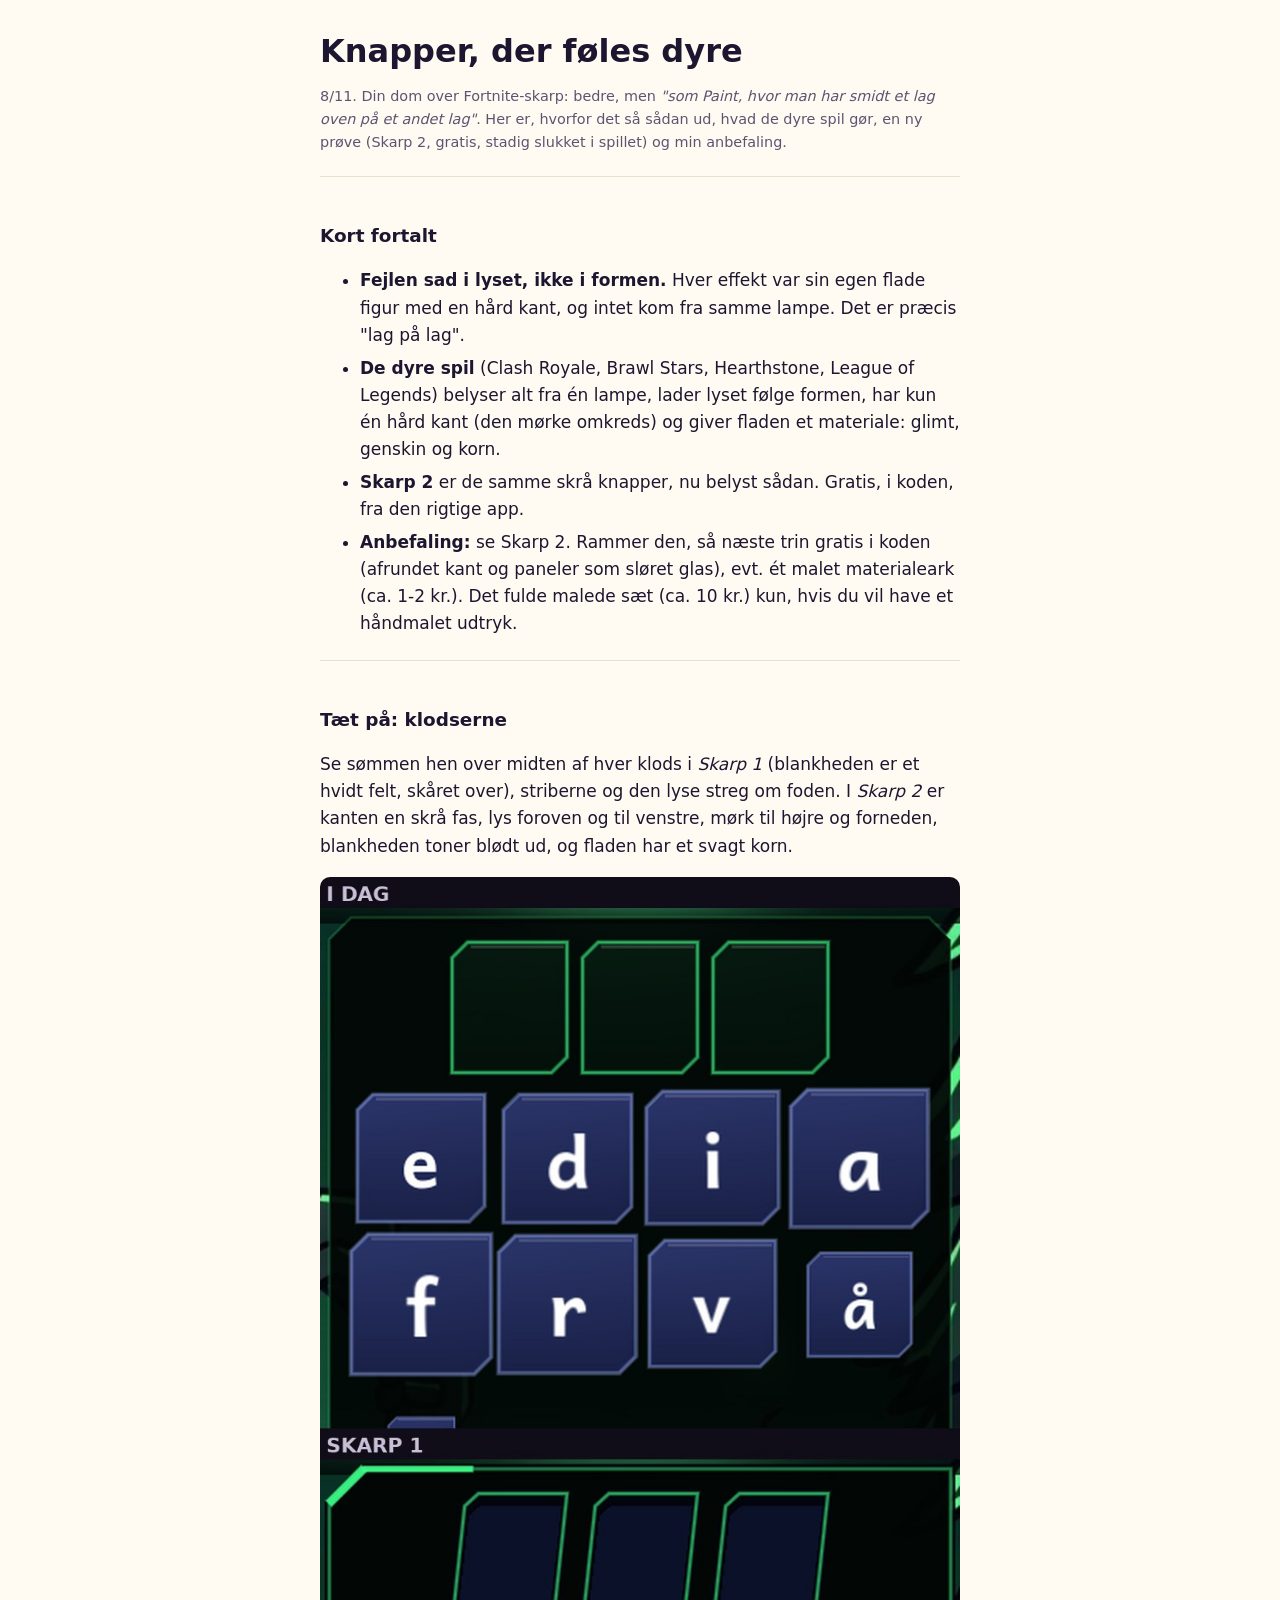
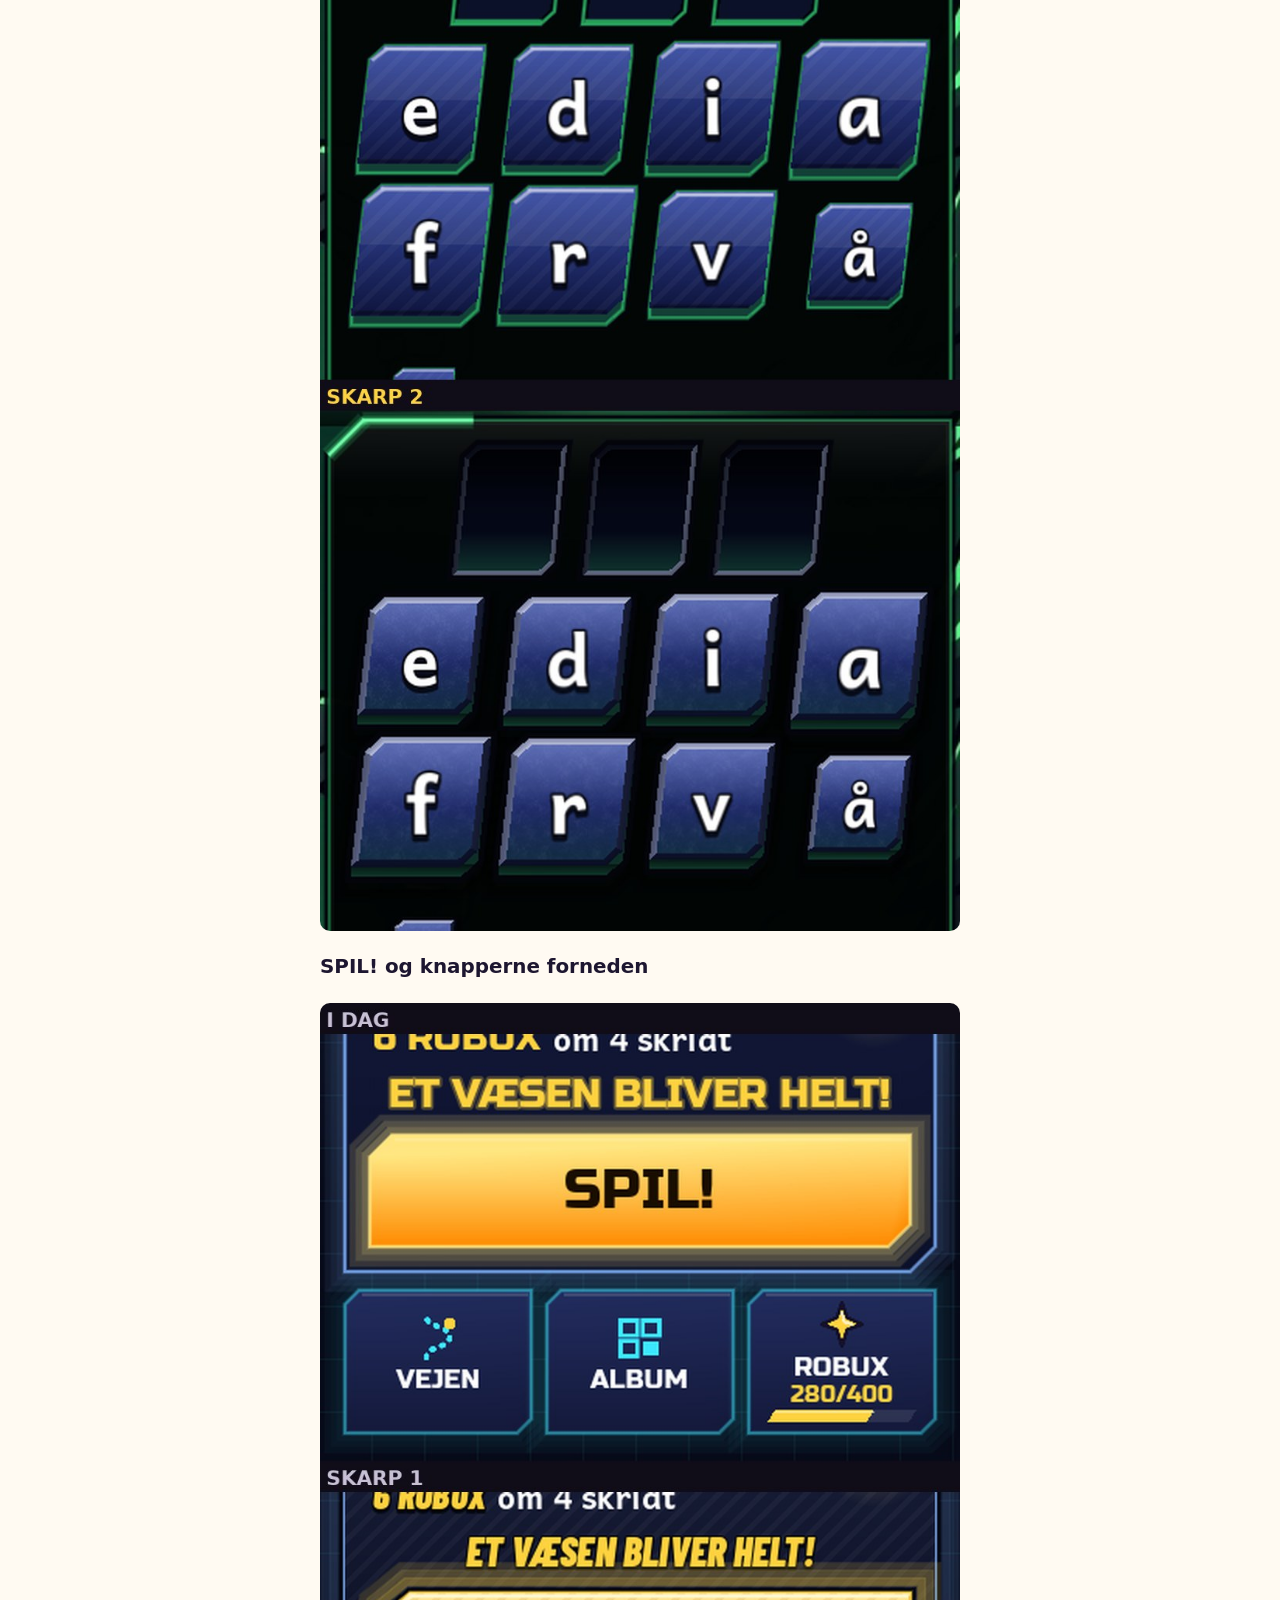
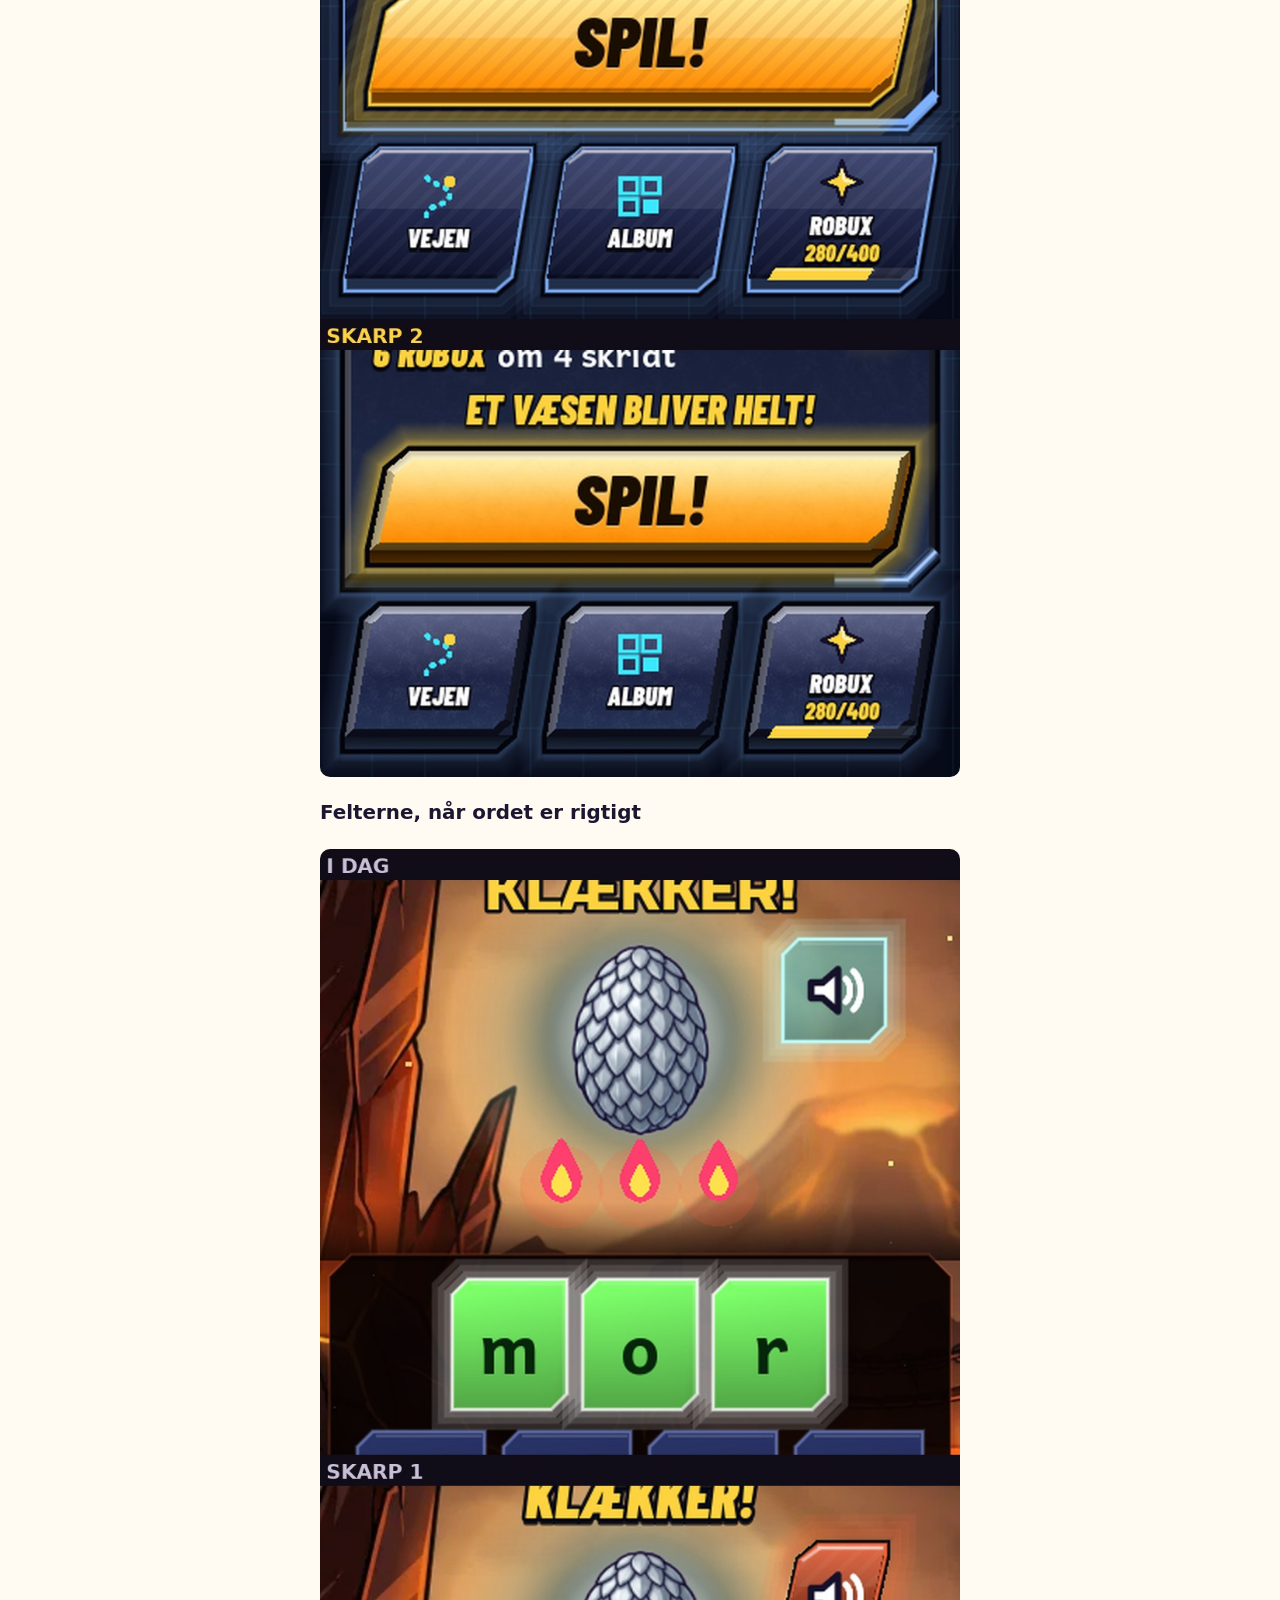
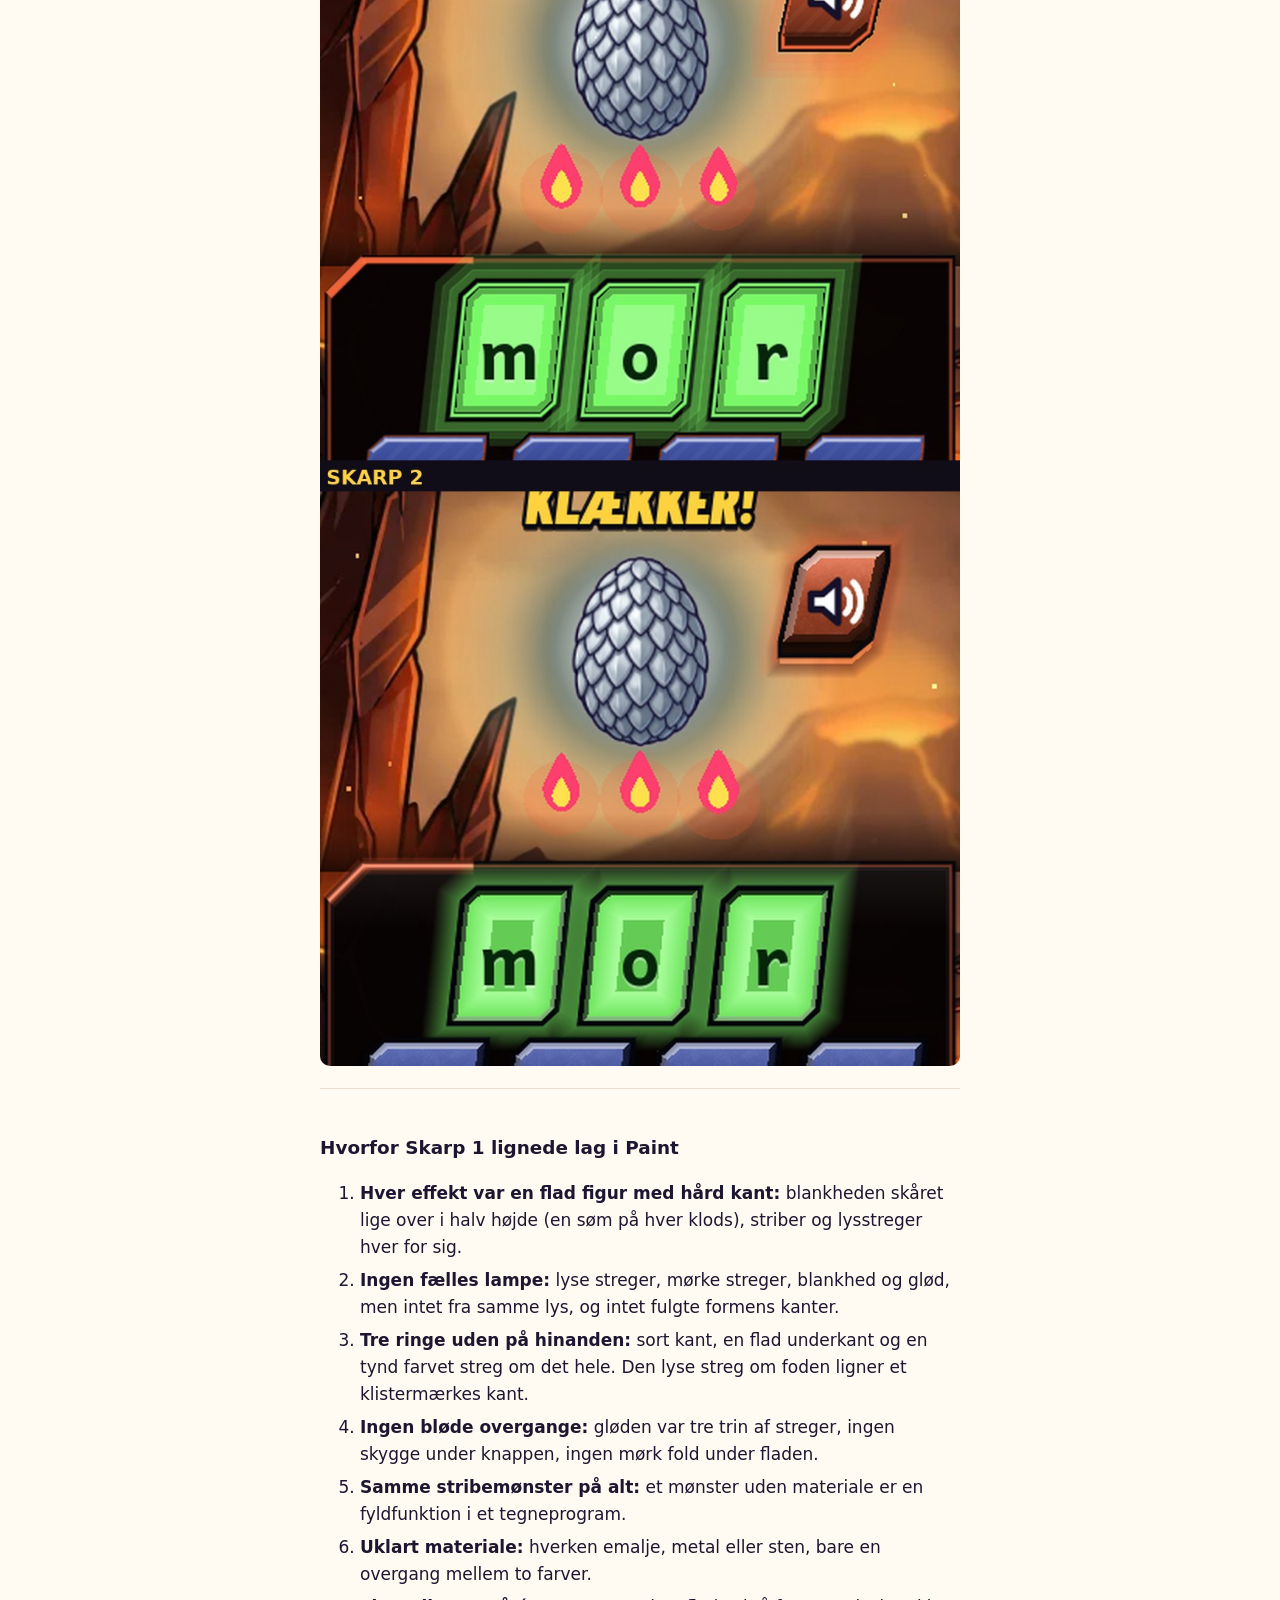
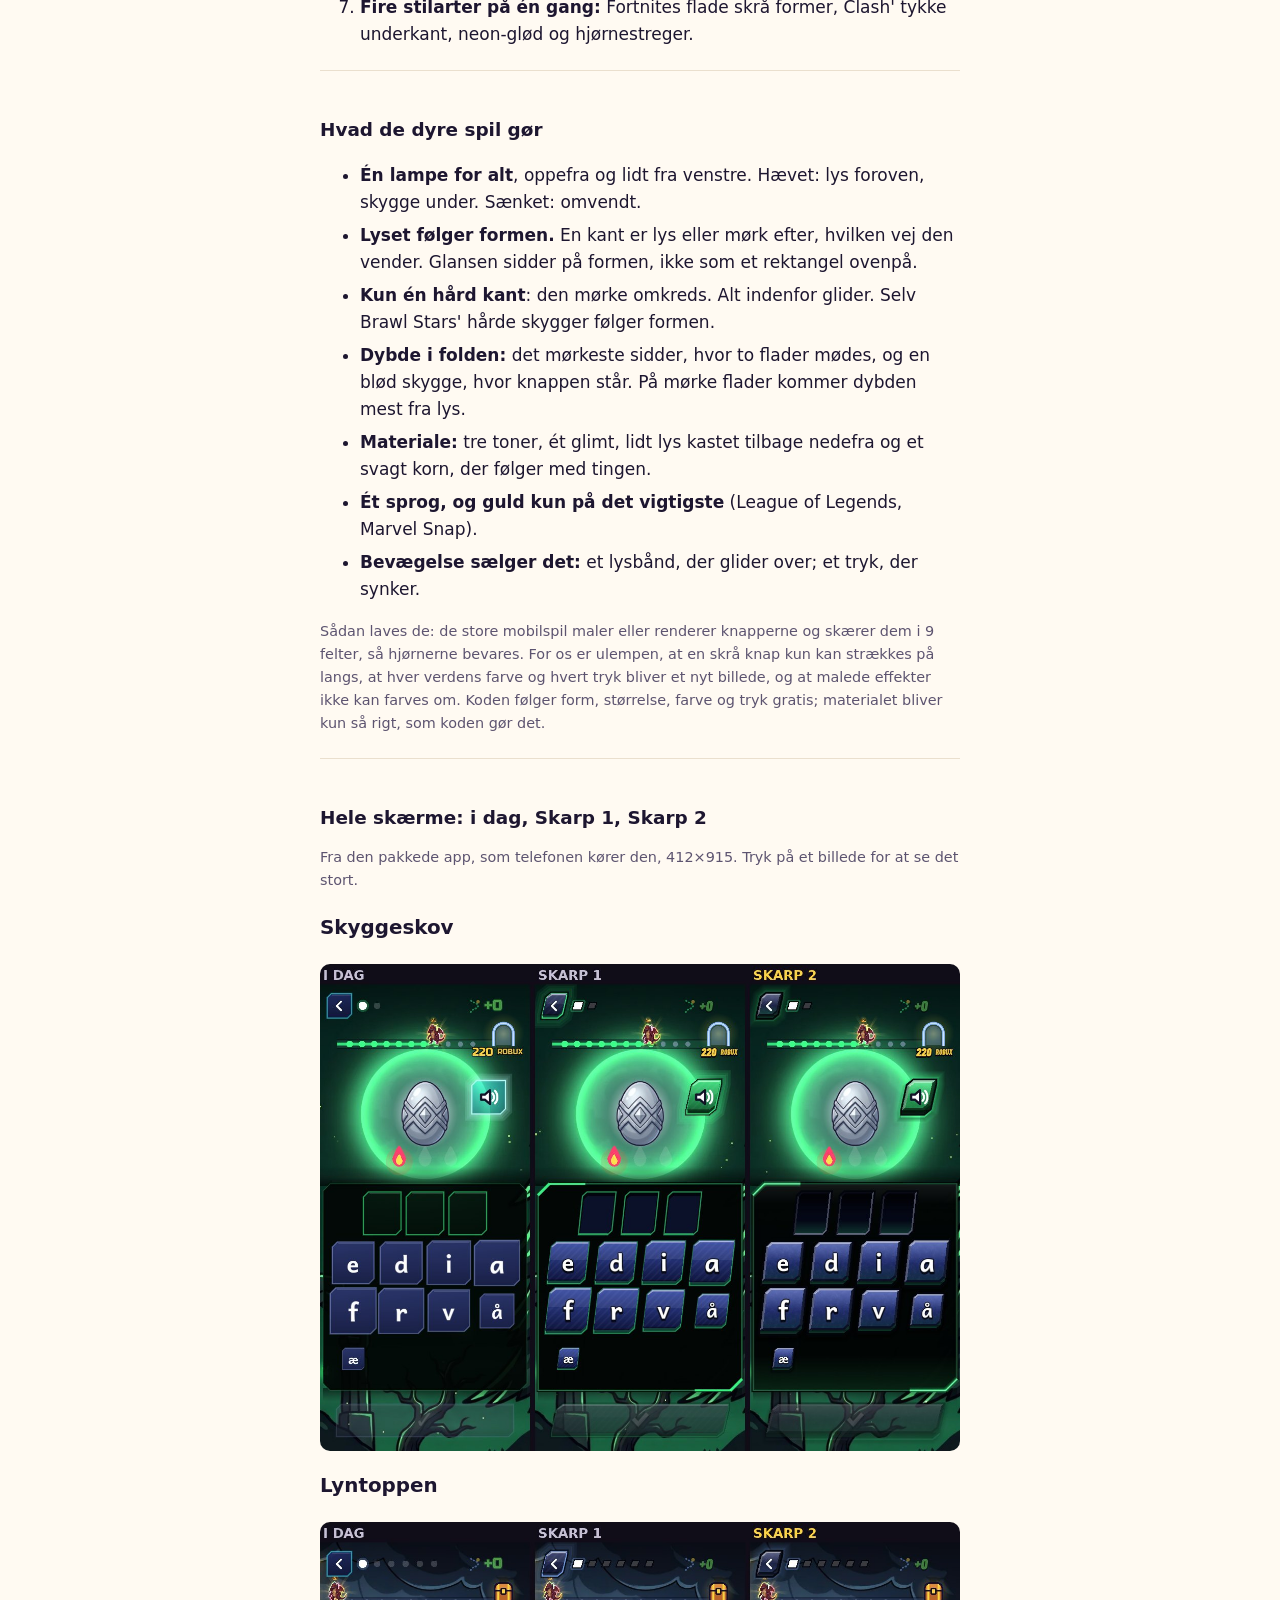
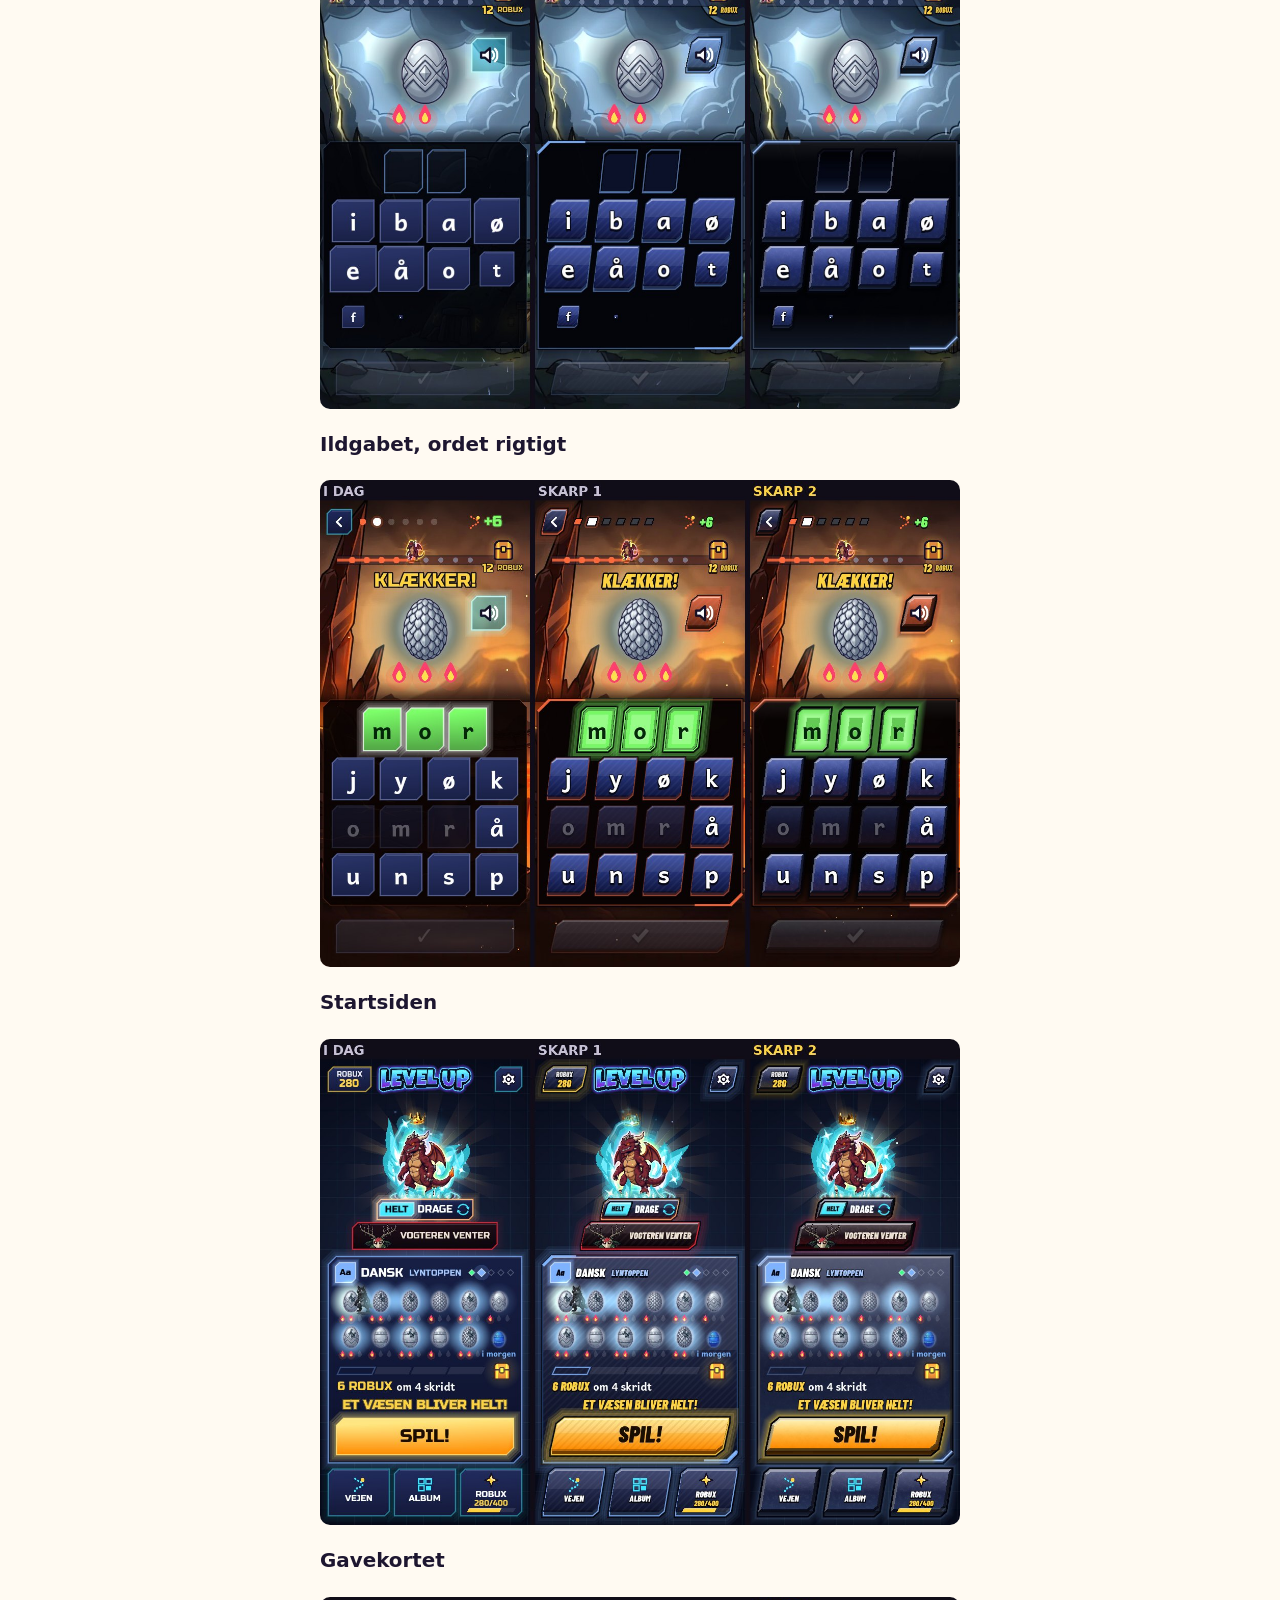
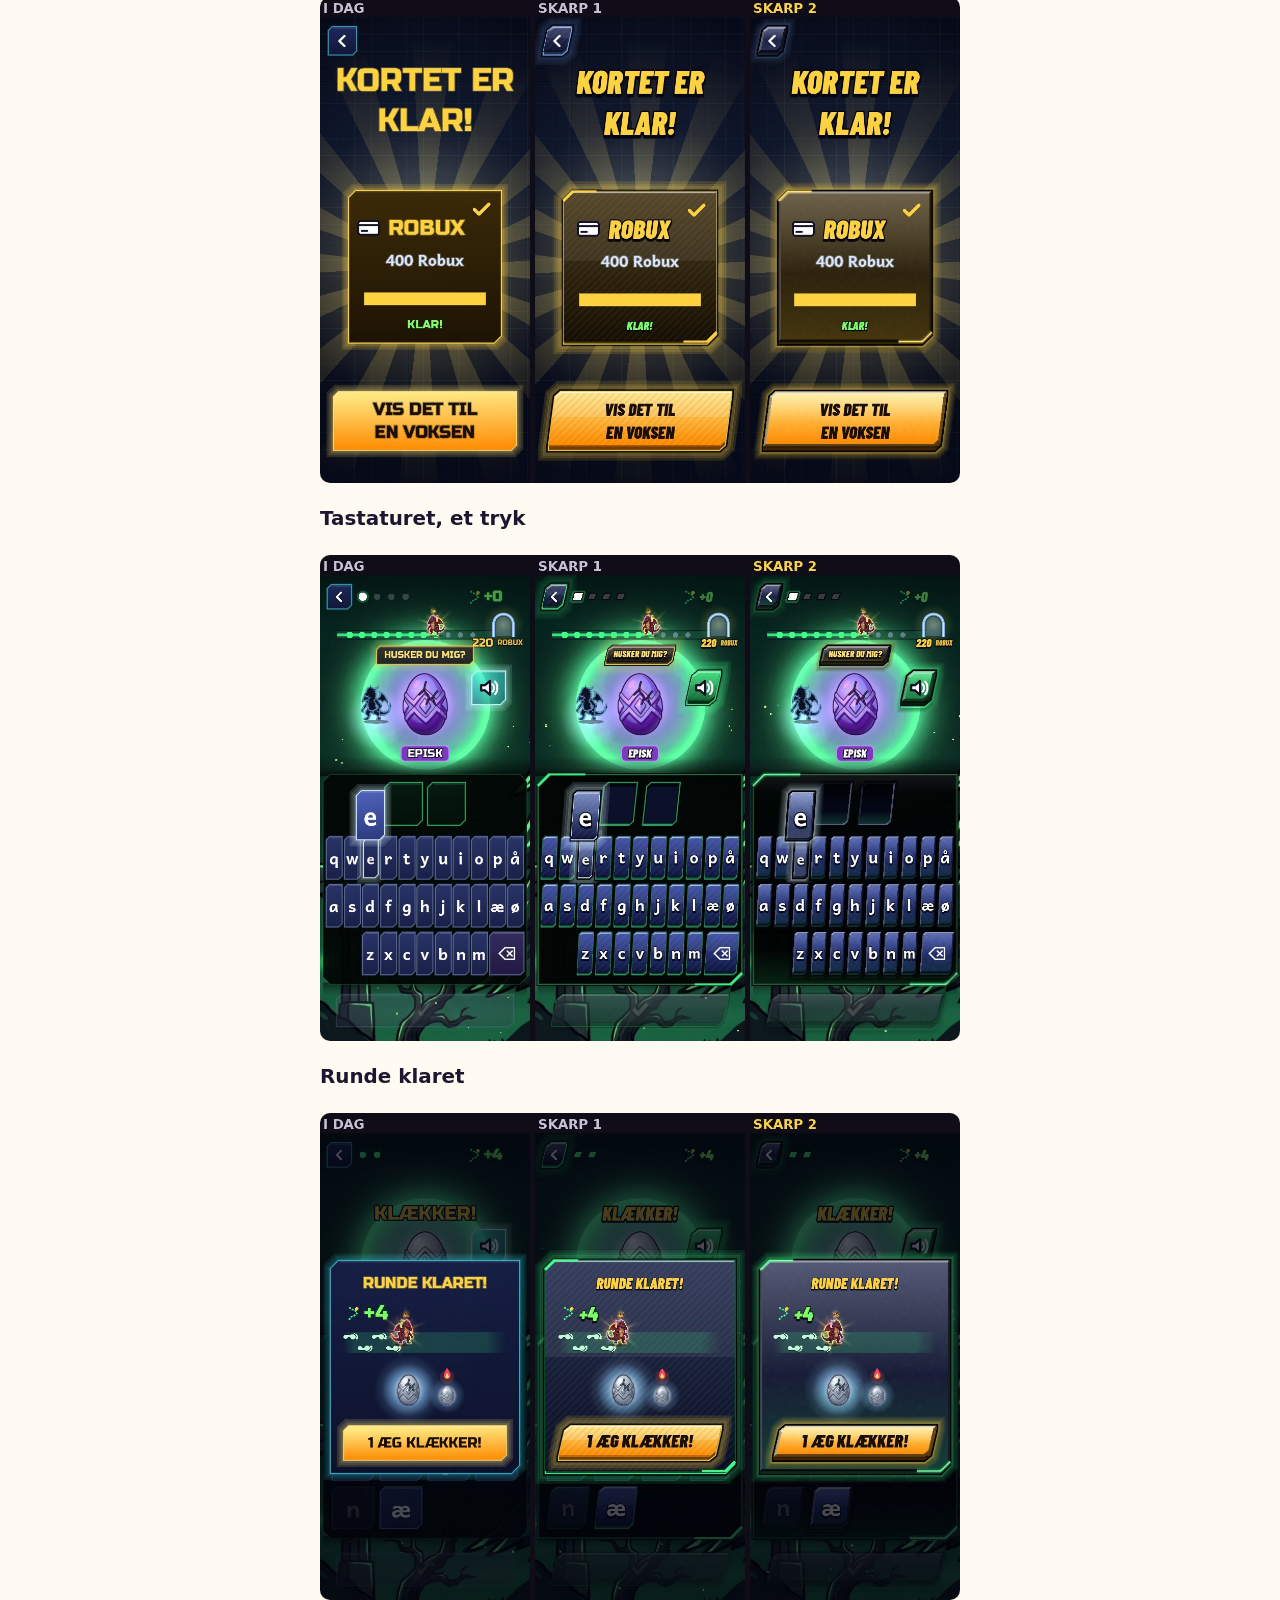
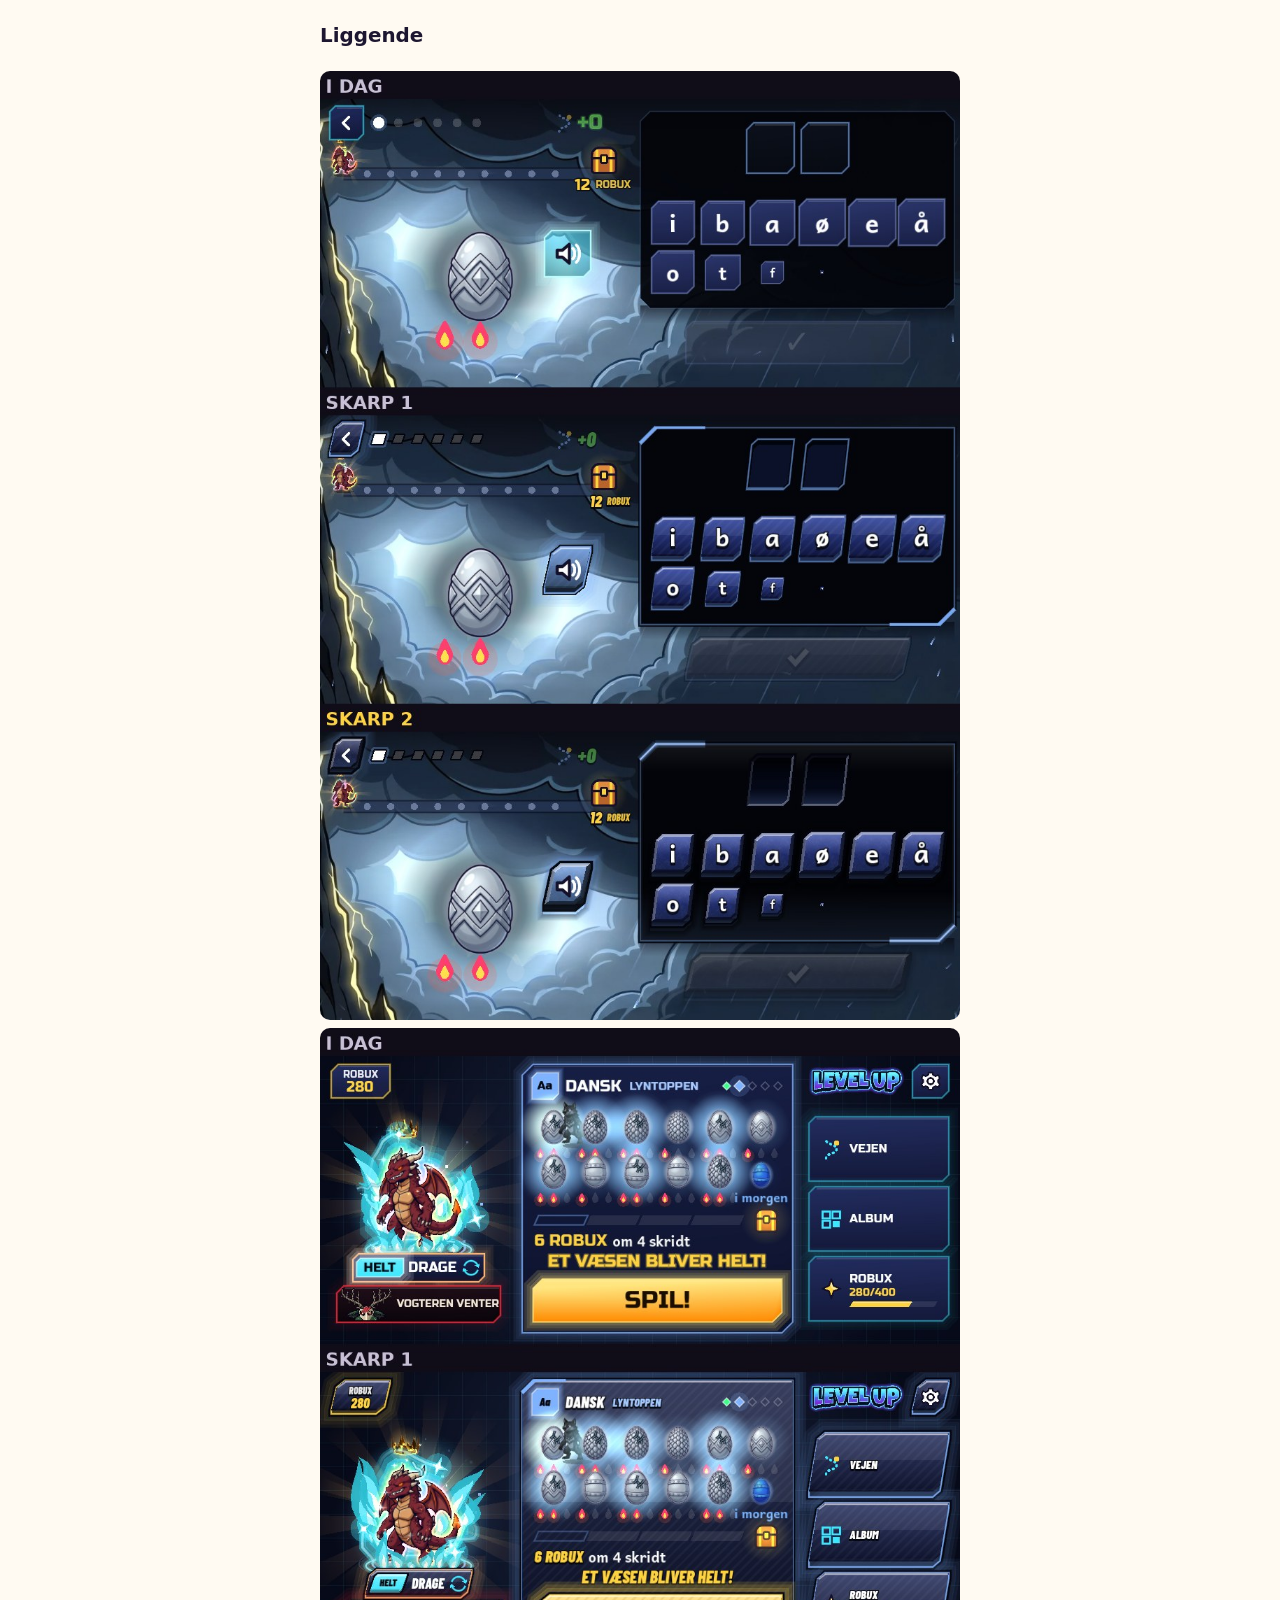
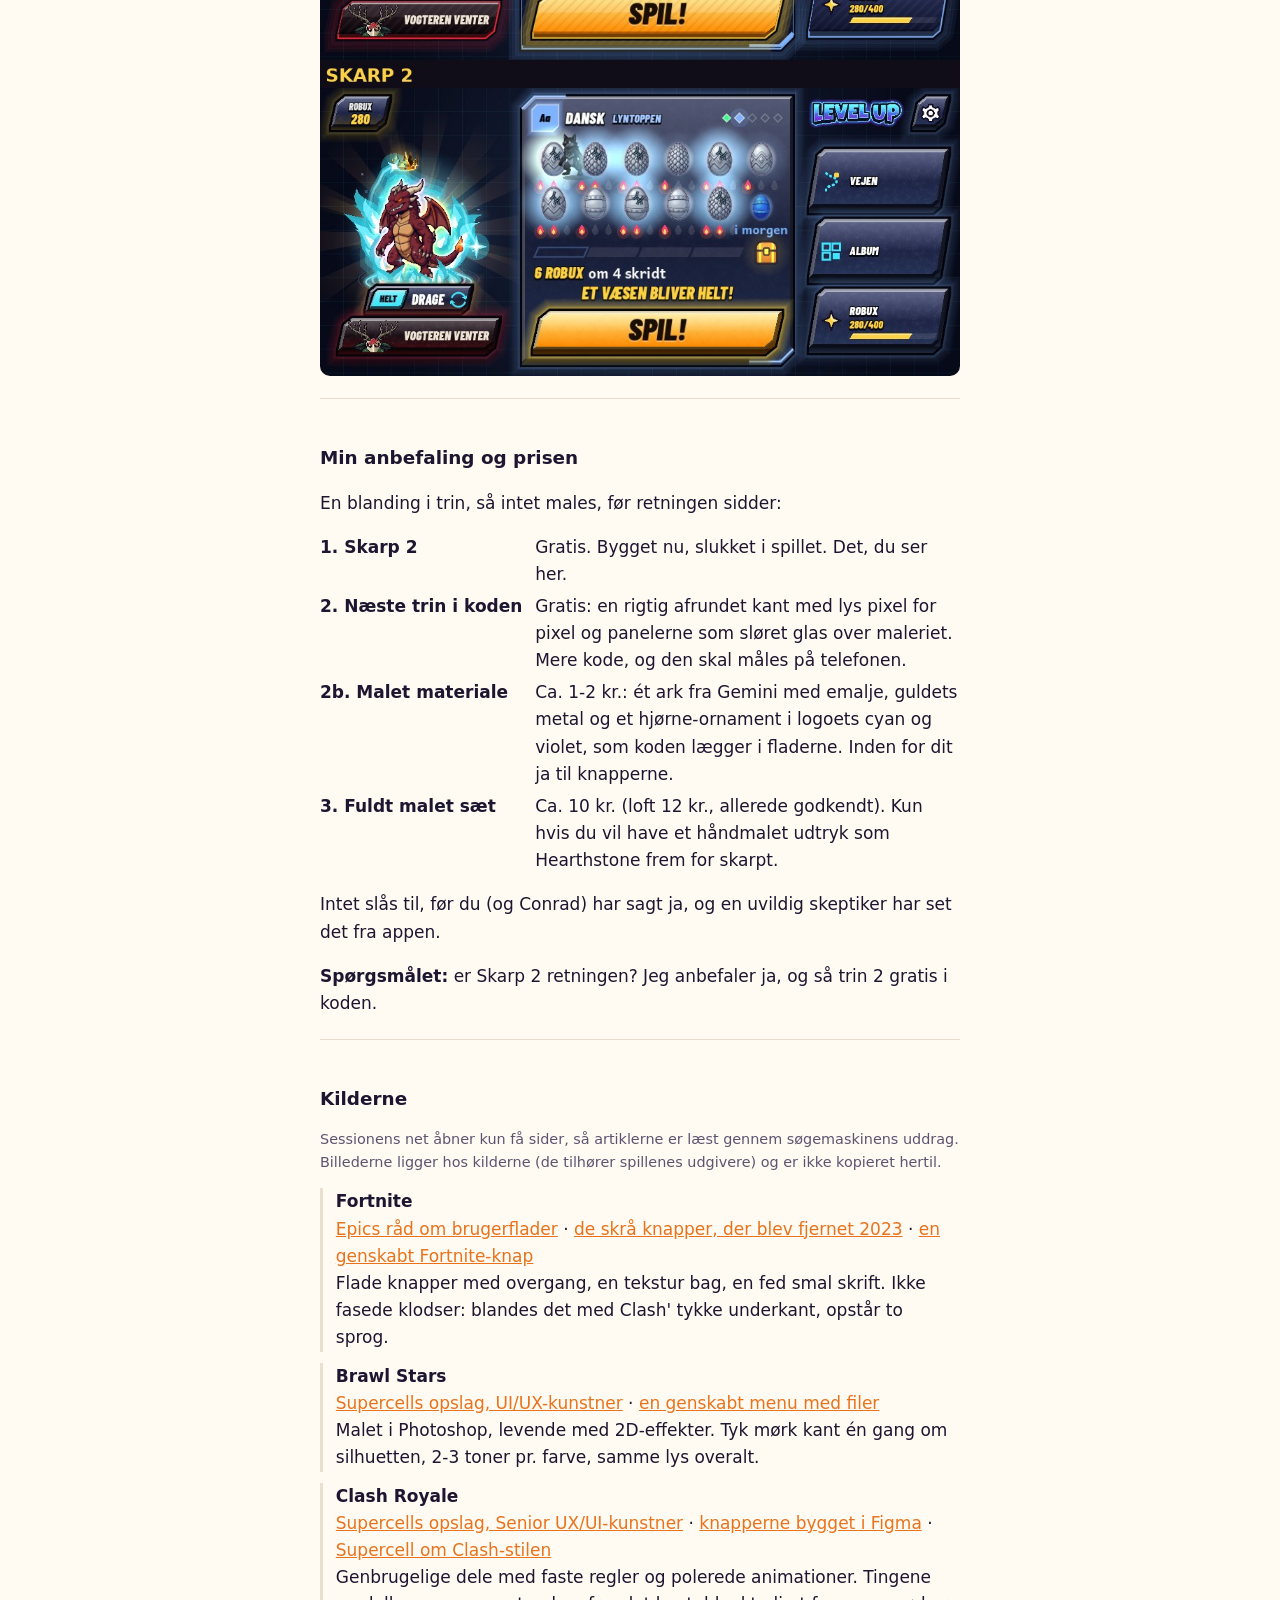
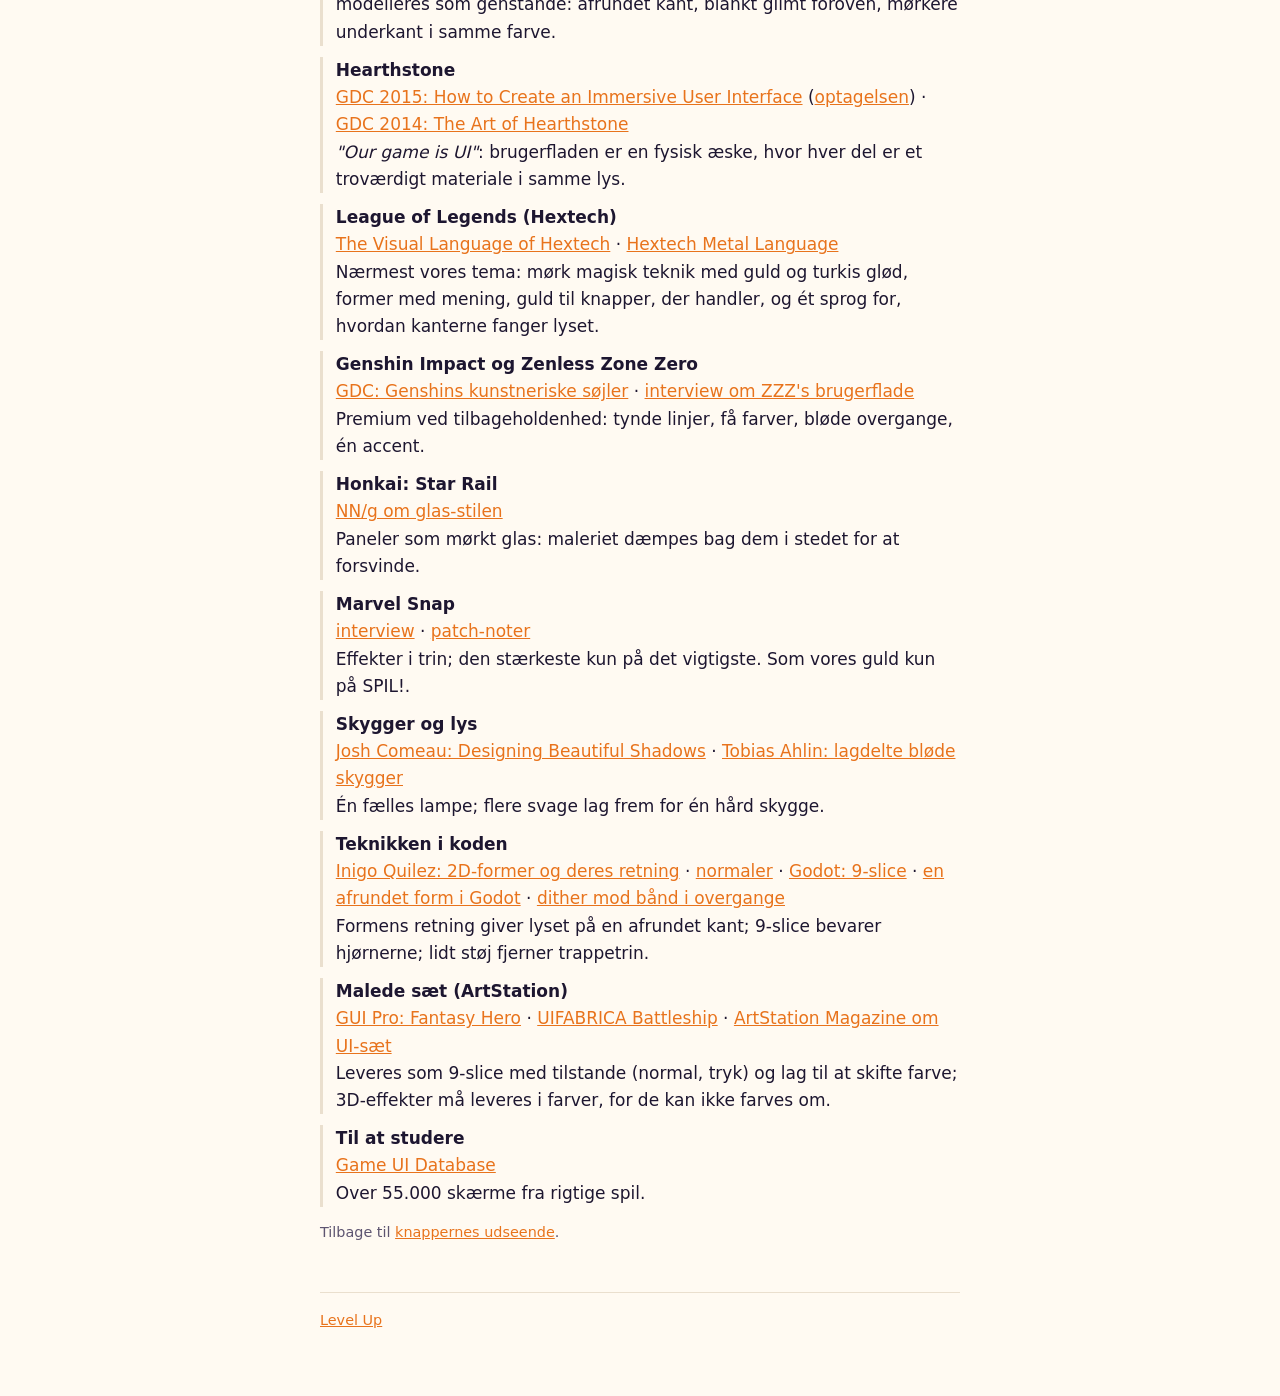
<file: se/knapper-research/index.html>
<!doctype html>
<html lang="da">
<head>
<meta charset="utf-8">
<meta name="viewport" content="width=device-width, initial-scale=1">
<meta name="robots" content="noindex">
<title>Knapper, der føles dyre</title>
<link rel="stylesheet" href="../../style.css">
<style>
img{display:block;width:100%;height:auto;border-radius:10px;margin:8px 0 4px;background:#000}
.kort{border-top:1px solid var(--line);padding-top:12px;margin-top:22px}
.lille{color:var(--muted);font-size:.9rem}
ol li,ul li{margin:.35rem 0}
.ref{margin:.7rem 0;padding-left:.8rem;border-left:3px solid var(--line)}
.ref b{display:block}
.pris{display:grid;grid-template-columns:auto 1fr;gap:.3rem .8rem}
.pris b{white-space:nowrap}
</style>
</head>
<body>
<main>
<h1>Knapper, der føles dyre</h1>
<p class="dato">8/11. Din dom over Fortnite-skarp: bedre, men <em>"som Paint, hvor man har smidt et lag oven på et andet lag"</em>. Her er, hvorfor det så sådan ud, hvad de dyre spil gør, en ny prøve (Skarp 2, gratis, stadig slukket i spillet) og min anbefaling.</p>

<div class="kort"><h2>Kort fortalt</h2>
<ul>
<li><b>Fejlen sad i lyset, ikke i formen.</b> Hver effekt var sin egen flade figur med en hård kant, og intet kom fra samme lampe. Det er præcis "lag på lag".</li>
<li><b>De dyre spil</b> (Clash Royale, Brawl Stars, Hearthstone, League of Legends) belyser alt fra én lampe, lader lyset følge formen, har kun én hård kant (den mørke omkreds) og giver fladen et materiale: glimt, genskin og korn.</li>
<li><b>Skarp 2</b> er de samme skrå knapper, nu belyst sådan. Gratis, i koden, fra den rigtige app.</li>
<li><b>Anbefaling:</b> se Skarp 2. Rammer den, så næste trin gratis i koden (afrundet kant og paneler som sløret glas), evt. ét malet materialeark (ca. 1-2 kr.). Det fulde malede sæt (ca. 10 kr.) kun, hvis du vil have et håndmalet udtryk.</li>
</ul></div>

<div class="kort"><h2>Tæt på: klodserne</h2>
<p>Se sømmen hen over midten af hver klods i <em>Skarp 1</em> (blankheden er et hvidt felt, skåret over), striberne og den lyse streg om foden. I <em>Skarp 2</em> er kanten en skrå fas, lys foroven og til venstre, mørk til højre og forneden, blankheden toner blødt ud, og fladen har et svagt korn.</p>
<img src="naer-klodser.jpg" alt="Klodserne tæt på: i dag, Skarp 1 og Skarp 2">
<h3>SPIL! og knapperne forneden</h3>
<img src="naer-spil.jpg" alt="SPIL! tæt på i tre udgaver" loading="lazy">
<h3>Felterne, når ordet er rigtigt</h3>
<img src="naer-felter.jpg" alt="De lysende felter tæt på i tre udgaver" loading="lazy">
</div>

<div class="kort"><h2>Hvorfor Skarp 1 lignede lag i Paint</h2>
<ol>
<li><b>Hver effekt var en flad figur med hård kant:</b> blankheden skåret lige over i halv højde (en søm på hver klods), striber og lysstreger hver for sig.</li>
<li><b>Ingen fælles lampe:</b> lyse streger, mørke streger, blankhed og glød, men intet fra samme lys, og intet fulgte formens kanter.</li>
<li><b>Tre ringe uden på hinanden:</b> sort kant, en flad underkant og en tynd farvet streg om det hele. Den lyse streg om foden ligner et klistermærkes kant.</li>
<li><b>Ingen bløde overgange:</b> gløden var tre trin af streger, ingen skygge under knappen, ingen mørk fold under fladen.</li>
<li><b>Samme stribemønster på alt:</b> et mønster uden materiale er en fyldfunktion i et tegneprogram.</li>
<li><b>Uklart materiale:</b> hverken emalje, metal eller sten, bare en overgang mellem to farver.</li>
<li><b>Fire stilarter på én gang:</b> Fortnites flade skrå former, Clash' tykke underkant, neon-glød og hjørnestreger.</li>
</ol></div>

<div class="kort"><h2>Hvad de dyre spil gør</h2>
<ul>
<li><b>Én lampe for alt</b>, oppefra og lidt fra venstre. Hævet: lys foroven, skygge under. Sænket: omvendt.</li>
<li><b>Lyset følger formen.</b> En kant er lys eller mørk efter, hvilken vej den vender. Glansen sidder på formen, ikke som et rektangel ovenpå.</li>
<li><b>Kun én hård kant</b>: den mørke omkreds. Alt indenfor glider. Selv Brawl Stars' hårde skygger følger formen.</li>
<li><b>Dybde i folden:</b> det mørkeste sidder, hvor to flader mødes, og en blød skygge, hvor knappen står. På mørke flader kommer dybden mest fra lys.</li>
<li><b>Materiale:</b> tre toner, ét glimt, lidt lys kastet tilbage nedefra og et svagt korn, der følger med tingen.</li>
<li><b>Ét sprog, og guld kun på det vigtigste</b> (League of Legends, Marvel Snap).</li>
<li><b>Bevægelse sælger det:</b> et lysbånd, der glider over; et tryk, der synker.</li>
</ul>
<p class="lille">Sådan laves de: de store mobilspil maler eller renderer knapperne og skærer dem i 9 felter, så hjørnerne bevares. For os er ulempen, at en skrå knap kun kan strækkes på langs, at hver verdens farve og hvert tryk bliver et nyt billede, og at malede effekter ikke kan farves om. Koden følger form, størrelse, farve og tryk gratis; materialet bliver kun så rigt, som koden gør det.</p></div>

<div class="kort"><h2>Hele skærme: i dag, Skarp 1, Skarp 2</h2>
<p class="lille">Fra den pakkede app, som telefonen kører den, 412×915. Tryk på et billede for at se det stort.</p>
<h3>Skyggeskov</h3><a href="skyggeskov.jpg"><img src="skyggeskov.jpg" alt="Skyggeskov i tre udgaver" loading="lazy"></a>
<h3>Lyntoppen</h3><a href="lyntoppen.jpg"><img src="lyntoppen.jpg" alt="Lyntoppen i tre udgaver" loading="lazy"></a>
<h3>Ildgabet, ordet rigtigt</h3><a href="ildgabet-rigtigt.jpg"><img src="ildgabet-rigtigt.jpg" alt="Ildgabet i tre udgaver" loading="lazy"></a>
<h3>Startsiden</h3><a href="startsiden.jpg"><img src="startsiden.jpg" alt="Startsiden i tre udgaver" loading="lazy"></a>
<h3>Gavekortet</h3><a href="gavekortet.jpg"><img src="gavekortet.jpg" alt="Gavekortet i tre udgaver" loading="lazy"></a>
<h3>Tastaturet, et tryk</h3><a href="tastaturet.jpg"><img src="tastaturet.jpg" alt="Tastaturet i tre udgaver" loading="lazy"></a>
<h3>Runde klaret</h3><a href="slutkortet.jpg"><img src="slutkortet.jpg" alt="Slutkortet i tre udgaver" loading="lazy"></a>
<h3>Liggende</h3>
<a href="liggende-runde.jpg"><img src="liggende-runde.jpg" alt="Runden liggende i tre udgaver" loading="lazy"></a>
<a href="liggende-start.jpg"><img src="liggende-start.jpg" alt="Startsiden liggende i tre udgaver" loading="lazy"></a>
</div>

<div class="kort"><h2>Min anbefaling og prisen</h2>
<p>En blanding i trin, så intet males, før retningen sidder:</p>
<div class="pris">
<b>1. Skarp 2</b><span>Gratis. Bygget nu, slukket i spillet. Det, du ser her.</span>
<b>2. Næste trin i koden</b><span>Gratis: en rigtig afrundet kant med lys pixel for pixel og panelerne som sløret glas over maleriet. Mere kode, og den skal måles på telefonen.</span>
<b>2b. Malet materiale</b><span>Ca. 1-2 kr.: ét ark fra Gemini med emalje, guldets metal og et hjørne-ornament i logoets cyan og violet, som koden lægger i fladerne. Inden for dit ja til knapperne.</span>
<b>3. Fuldt malet sæt</b><span>Ca. 10 kr. (loft 12 kr., allerede godkendt). Kun hvis du vil have et håndmalet udtryk som Hearthstone frem for skarpt.</span>
</div>
<p>Intet slås til, før du (og Conrad) har sagt ja, og en uvildig skeptiker har set det fra appen.</p>
<p><b>Spørgsmålet:</b> er Skarp 2 retningen? Jeg anbefaler ja, og så trin 2 gratis i koden.</p></div>

<div class="kort"><h2>Kilderne</h2>
<p class="lille">Sessionens net åbner kun få sider, så artiklerne er læst gennem søgemaskinens uddrag. Billederne ligger hos kilderne (de tilhører spillenes udgivere) og er ikke kopieret hertil.</p>
<div class="ref"><b>Fortnite</b><a href="https://dev.epicgames.com/documentation/fortnite/building-custom-ui-for-in-island-transactions-in-fortnite">Epics råd om brugerflader</a> · <a href="https://www.dexerto.com/fortnite/fortnite-finally-gets-long-awaited-ui-revamp-2329726">de skrå knapper, der blev fjernet 2023</a> · <a href="https://arcarr.com/posts/recreating-fortnites-ui-with-web-components">en genskabt Fortnite-knap</a><br>Flade knapper med overgang, en tekstur bag, en fed smal skrift. Ikke fasede klodser: blandes det med Clash' tykke underkant, opstår to sprog.</div>
<div class="ref"><b>Brawl Stars</b><a href="https://supercell.com/en/careers/uiux-artist-brawl-stars/1884903">Supercells opslag, UI/UX-kunstner</a> · <a href="https://thewolfg.itch.io/uiux-braw">en genskabt menu med filer</a><br>Malet i Photoshop, levende med 2D-effekter. Tyk mørk kant én gang om silhuetten, 2-3 toner pr. farve, samme lys overalt.</div>
<div class="ref"><b>Clash Royale</b><a href="https://supercell.com/en/careers/senior-uxui-artist-clash-royale/54dd1d43-0075-496a-8948-a5f9375f5960/">Supercells opslag, Senior UX/UI-kunstner</a> · <a href="https://www.youtube.com/watch?v=neuHd_jdQyY">knapperne bygget i Figma</a> · <a href="https://www.adobe.com/products/substance3d/magazine/supercell-helsinki-creating-stylized-content-for-clash-of-clans-and-clash-royale.html">Supercell om Clash-stilen</a><br>Genbrugelige dele med faste regler og polerede animationer. Tingene modelleres som genstande: afrundet kant, blankt glimt foroven, mørkere underkant i samme farve.</div>
<div class="ref"><b>Hearthstone</b><a href="https://www.gdcvault.com/play/1022036">GDC 2015: How to Create an Immersive User Interface</a> (<a href="https://archive.org/details/GDC2015Sakamoto">optagelsen</a>) · <a href="https://gdcvault.com/play/1020615">GDC 2014: The Art of Hearthstone</a><br><em>"Our game is UI"</em>: brugerfladen er en fysisk æske, hvor hver del er et troværdigt materiale i samme lys.</div>
<div class="ref"><b>League of Legends (Hextech)</b><a href="https://nexus.leagueoflegends.com/en-us/2016/12/the-visual-language-of-hextech/">The Visual Language of Hextech</a> · <a href="https://dribbble.com/shots/3056651-Hextech-Metal-Language">Hextech Metal Language</a><br>Nærmest vores tema: mørk magisk teknik med guld og turkis glød, former med mening, guld til knapper, der handler, og ét sprog for, hvordan kanterne fanger lyset.</div>
<div class="ref"><b>Genshin Impact og Zenless Zone Zero</b><a href="https://gdcvault.com/play/1027538/-Genshin-Impact-Crafting-an">GDC: Genshins kunstneriske søjler</a> · <a href="https://news.denfaminicogamer.jp/news/240511d">interview om ZZZ's brugerflade</a><br>Premium ved tilbageholdenhed: tynde linjer, få farver, bløde overgange, én accent.</div>
<div class="ref"><b>Honkai: Star Rail</b><a href="https://www.nngroup.com/articles/glassmorphism/">NN/g om glas-stilen</a><br>Paneler som mørkt glas: maleriet dæmpes bag dem i stedet for at forsvinde.</div>
<div class="ref"><b>Marvel Snap</b><a href="https://twinfinite.net/2022/11/marvel-snap-interview/">interview</a> · <a href="https://marvelsnap.com/?p=2539">patch-noter</a><br>Effekter i trin; den stærkeste kun på det vigtigste. Som vores guld kun på SPIL!.</div>
<div class="ref"><b>Skygger og lys</b><a href="https://www.joshwcomeau.com/css/designing-shadows">Josh Comeau: Designing Beautiful Shadows</a> · <a href="https://tobiasahlin.com/blog/layered-smooth-box-shadows/">Tobias Ahlin: lagdelte bløde skygger</a><br>Én fælles lampe; flere svage lag frem for én hård skygge.</div>
<div class="ref"><b>Teknikken i koden</b><a href="https://iquilezles.org/articles/distgradfunctions2d/">Inigo Quilez: 2D-former og deres retning</a> · <a href="https://iquilezles.org/articles/normalsSDF/">normaler</a> · <a href="https://docs.godotengine.org/en/4.4/classes/class_styleboxtexture.html">Godot: 9-slice</a> · <a href="https://godotshaders.com/shader/pill-slider/">en afrundet form i Godot</a> · <a href="https://git.secluded.site/zed/commit/a46858ac21ec43b1af94d8b2b9a5a8fde4ac4f01">dither mod bånd i overgange</a><br>Formens retning giver lyset på en afrundet kant; 9-slice bevarer hjørnerne; lidt støj fjerner trappetrin.</div>
<div class="ref"><b>Malede sæt (ArtStation)</b><a href="https://www.artstation.com/marketplace/p/jNeLn/gui-pro-fantasy-hero">GUI Pro: Fantasy Hero</a> · <a href="https://www.artstation.com/marketplace/p/8knz/uifbrca-battleship-mobile-ui-kit">UIFABRICA Battleship</a> · <a href="https://magazine.artstation.com/2021/12/ui-artstation-marketplace/">ArtStation Magazine om UI-sæt</a><br>Leveres som 9-slice med tilstande (normal, tryk) og lag til at skifte farve; 3D-effekter må leveres i farver, for de kan ikke farves om.</div>
<div class="ref"><b>Til at studere</b><a href="https://www.gameuidatabase.com/">Game UI Database</a><br>Over 55.000 skærme fra rigtige spil.</div>
</div>

<p class="lille">Tilbage til <a href="../knapper/">knappernes udseende</a>.</p>
<footer><a href="../../">Level Up</a></footer>
</main>
</body>
</html>
</file>
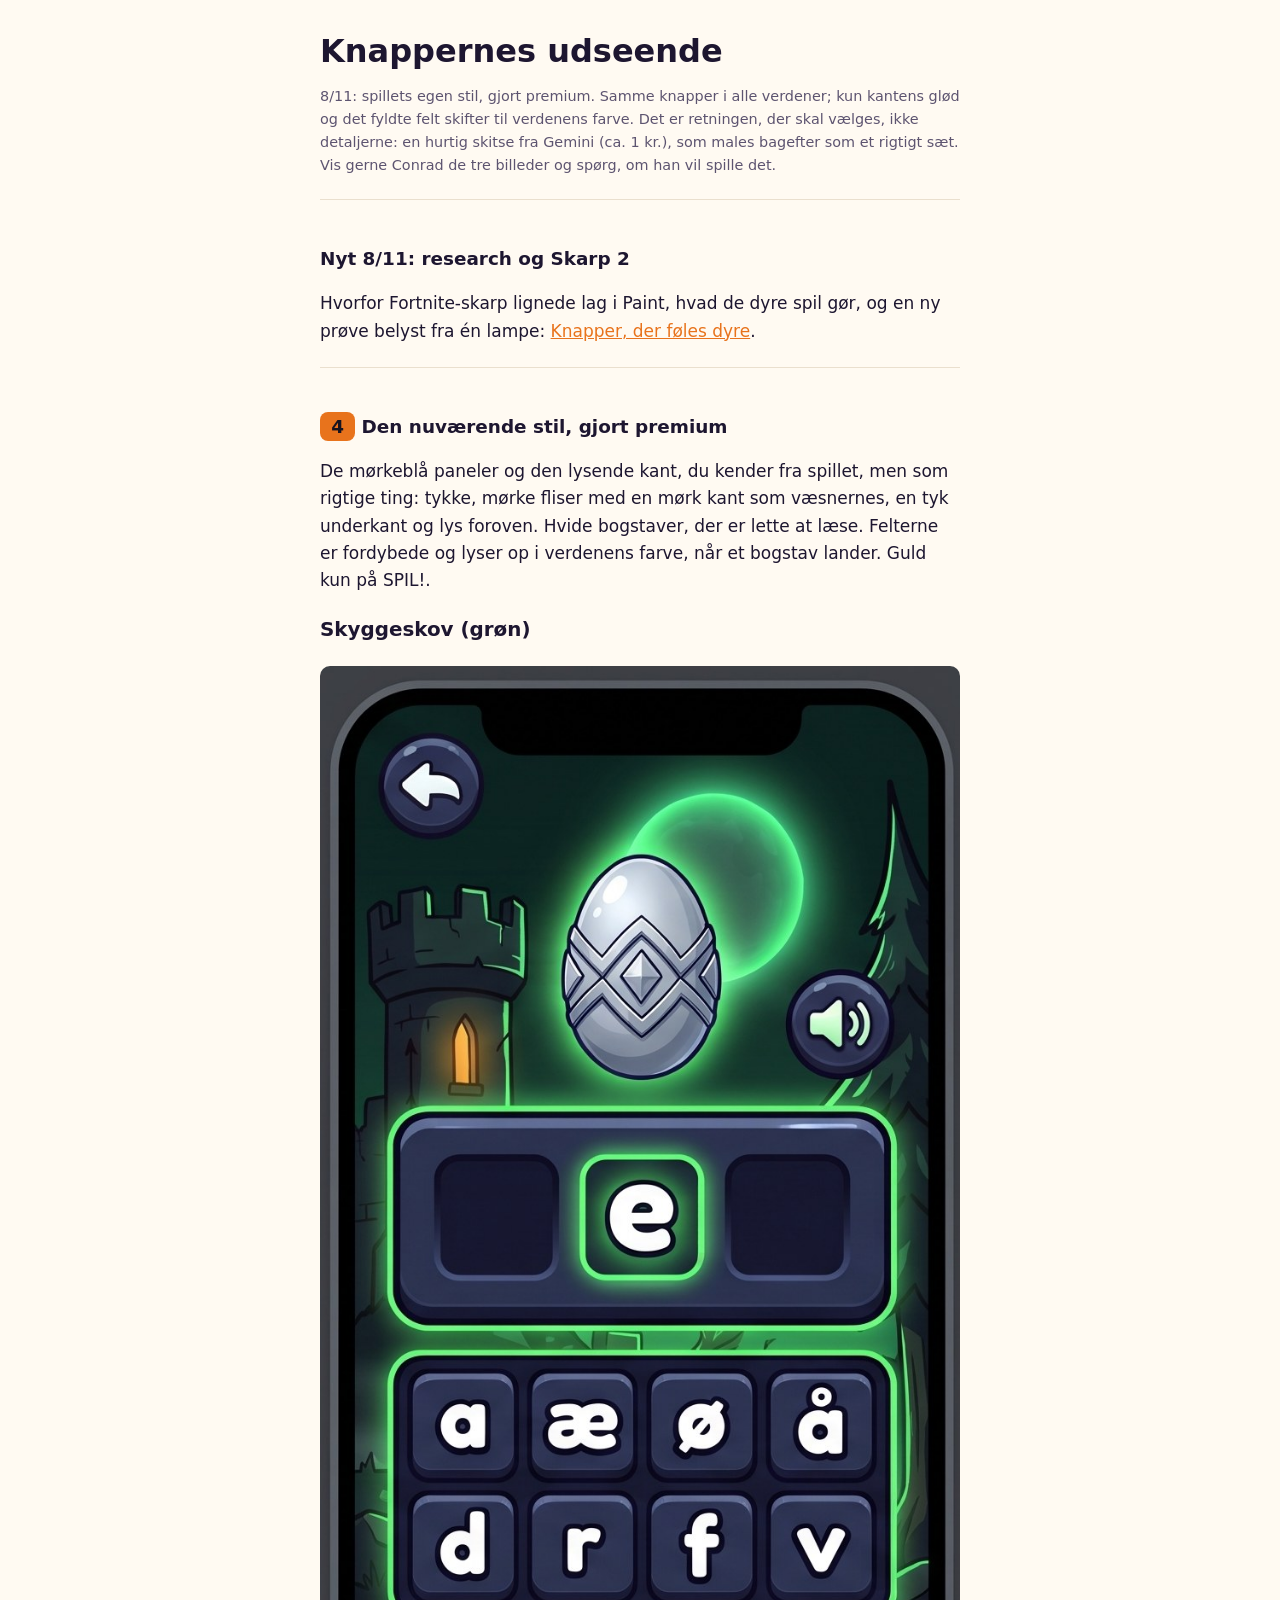
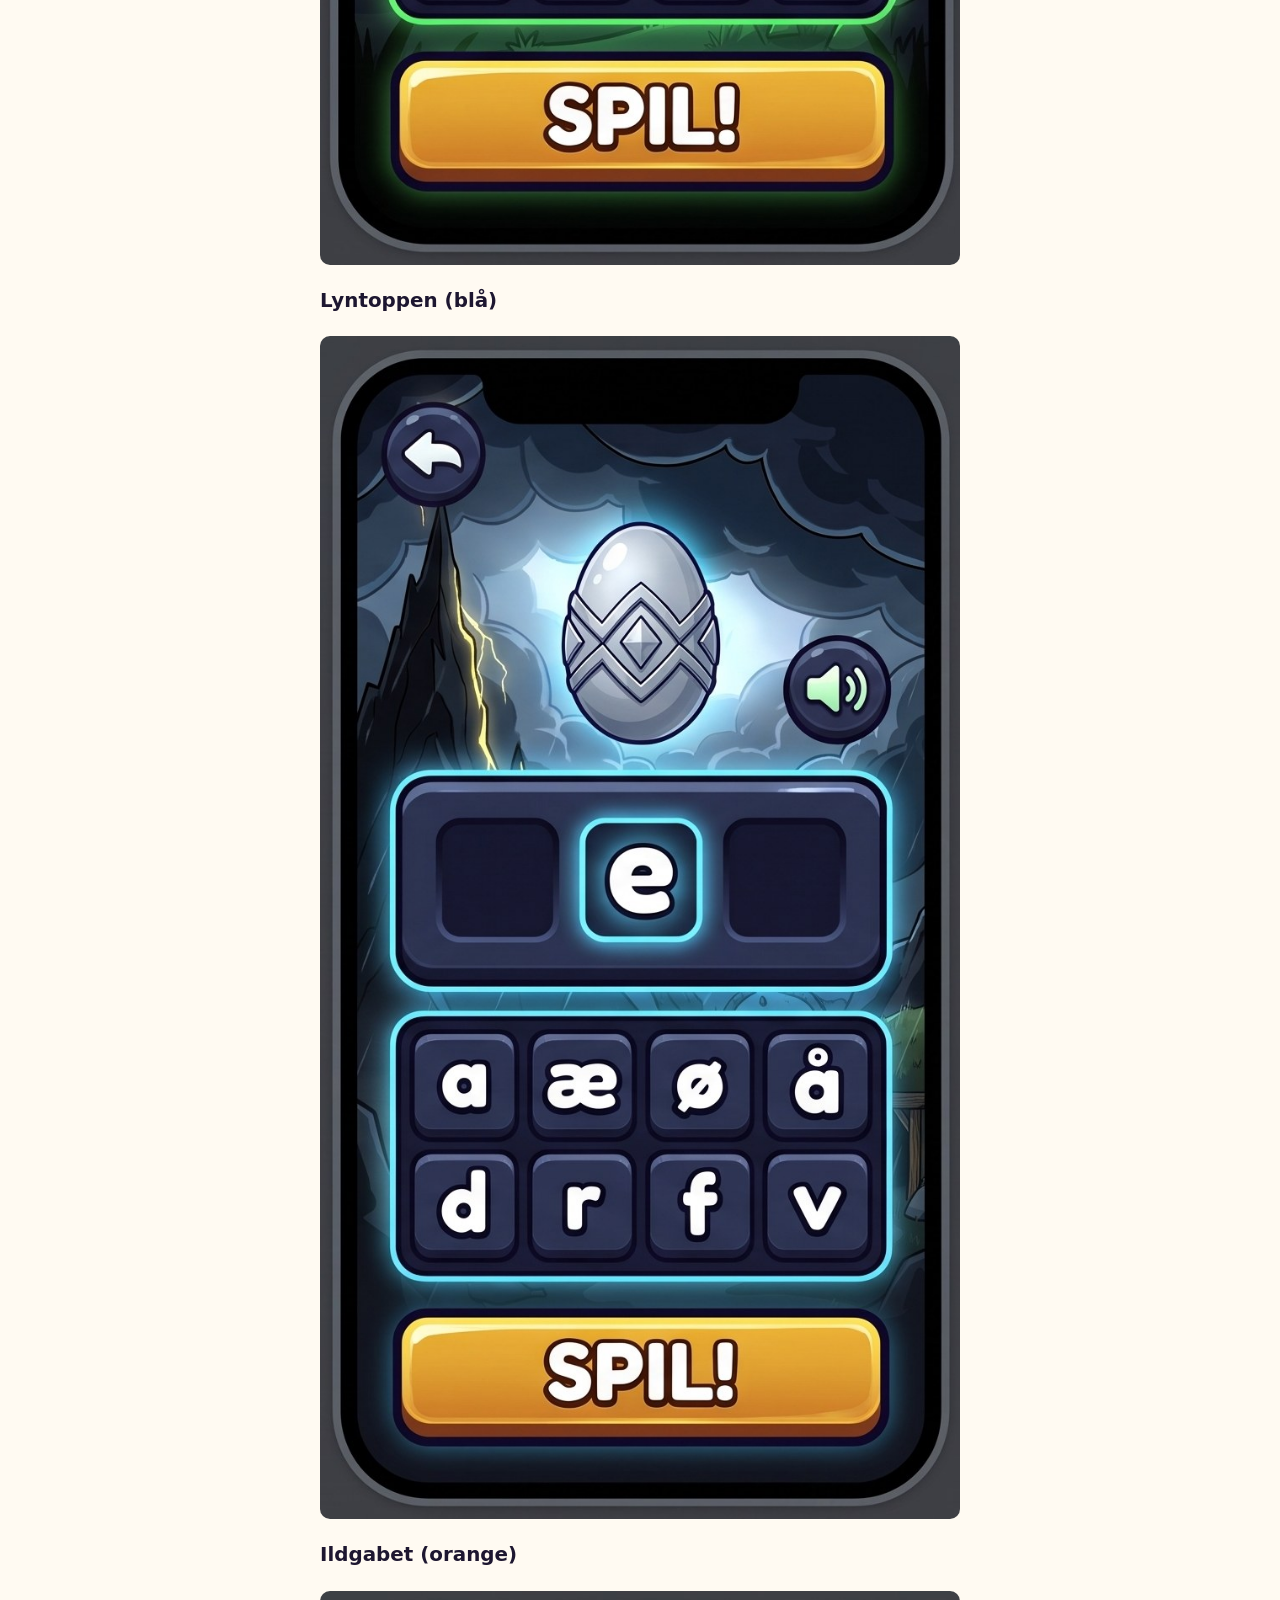
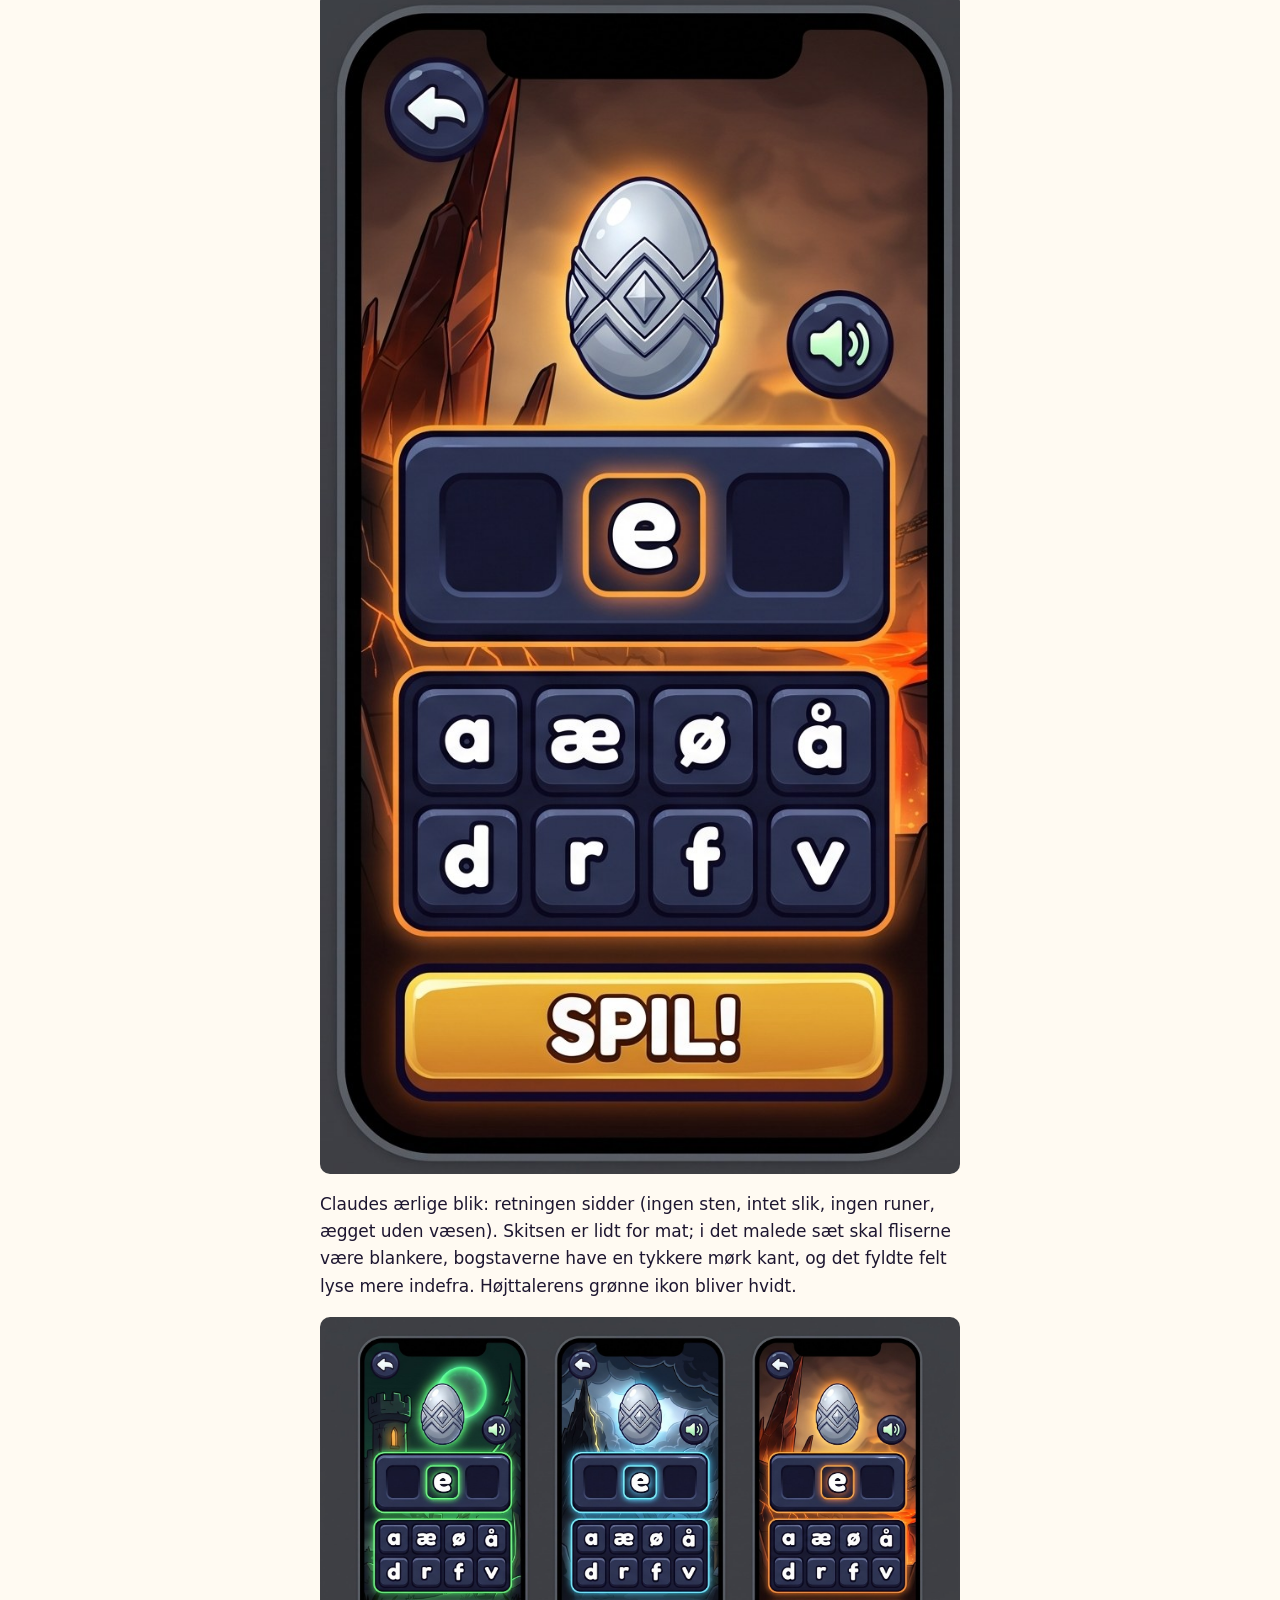
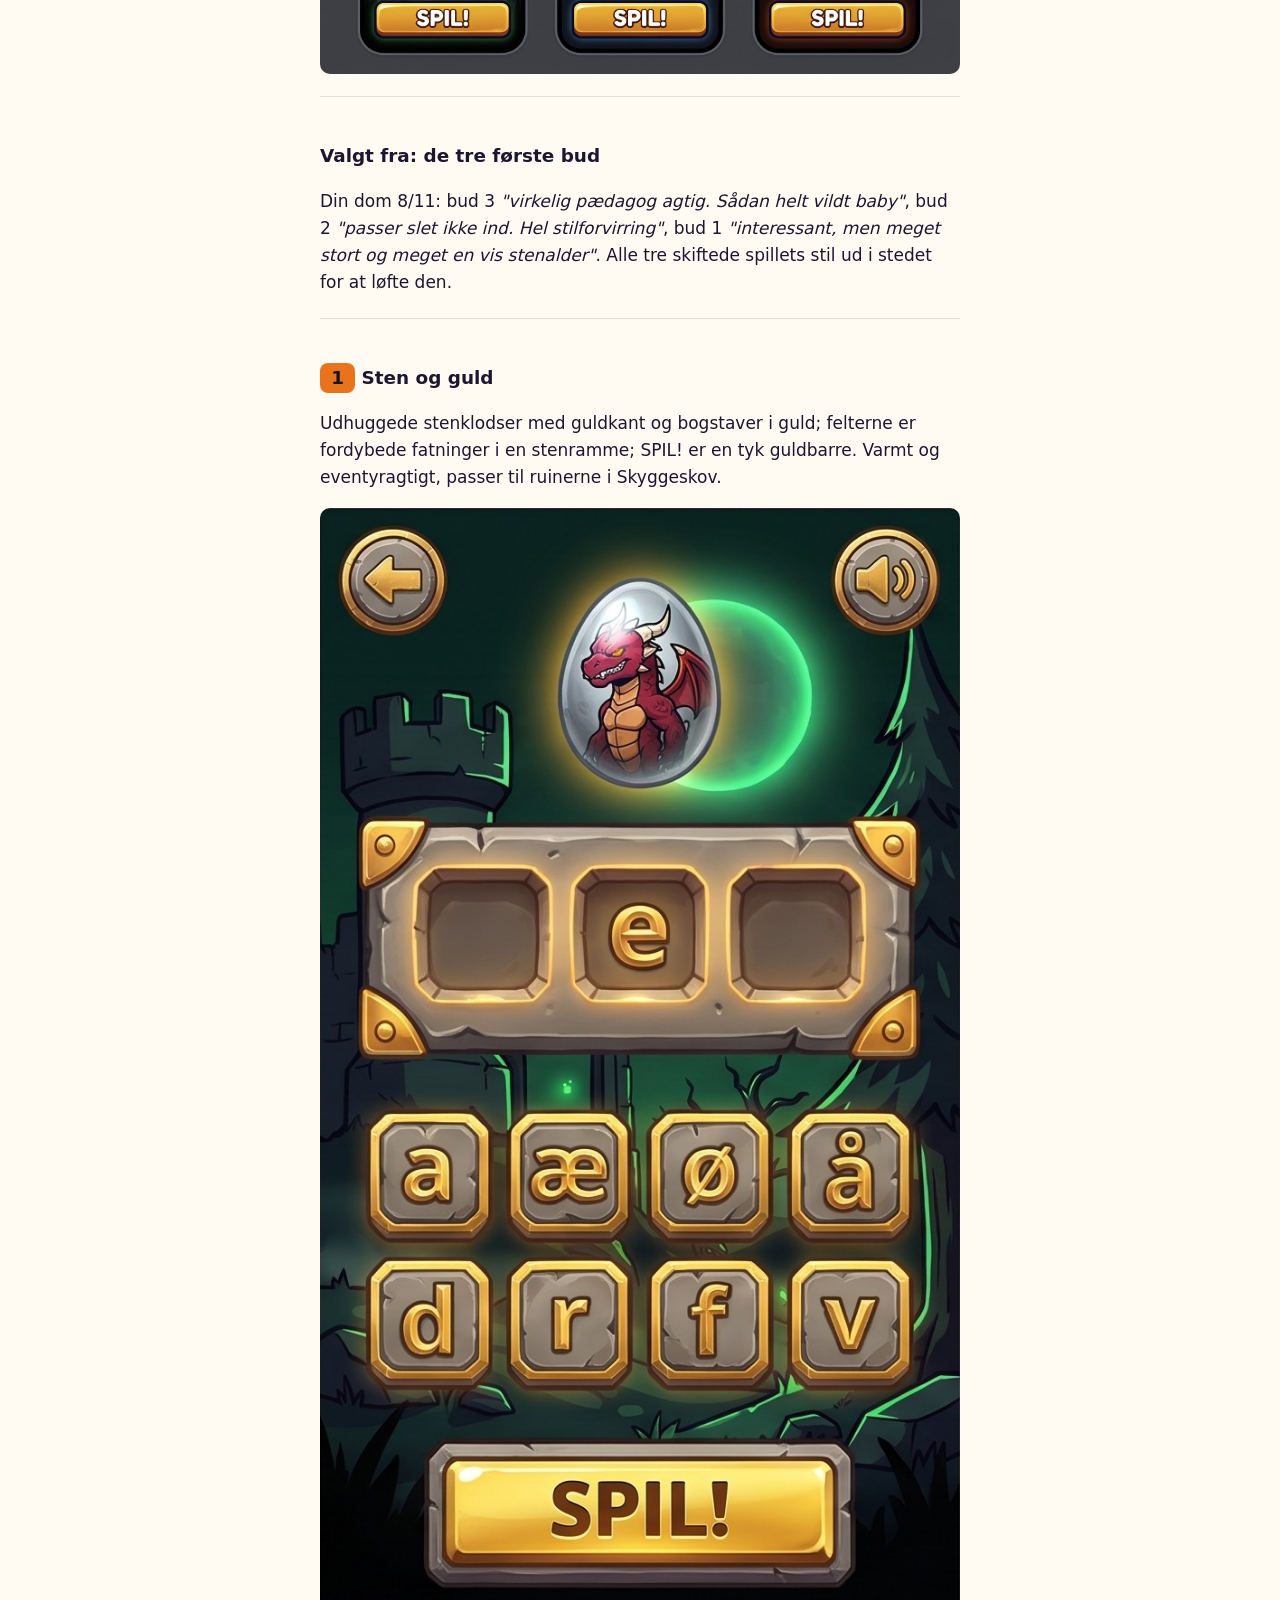
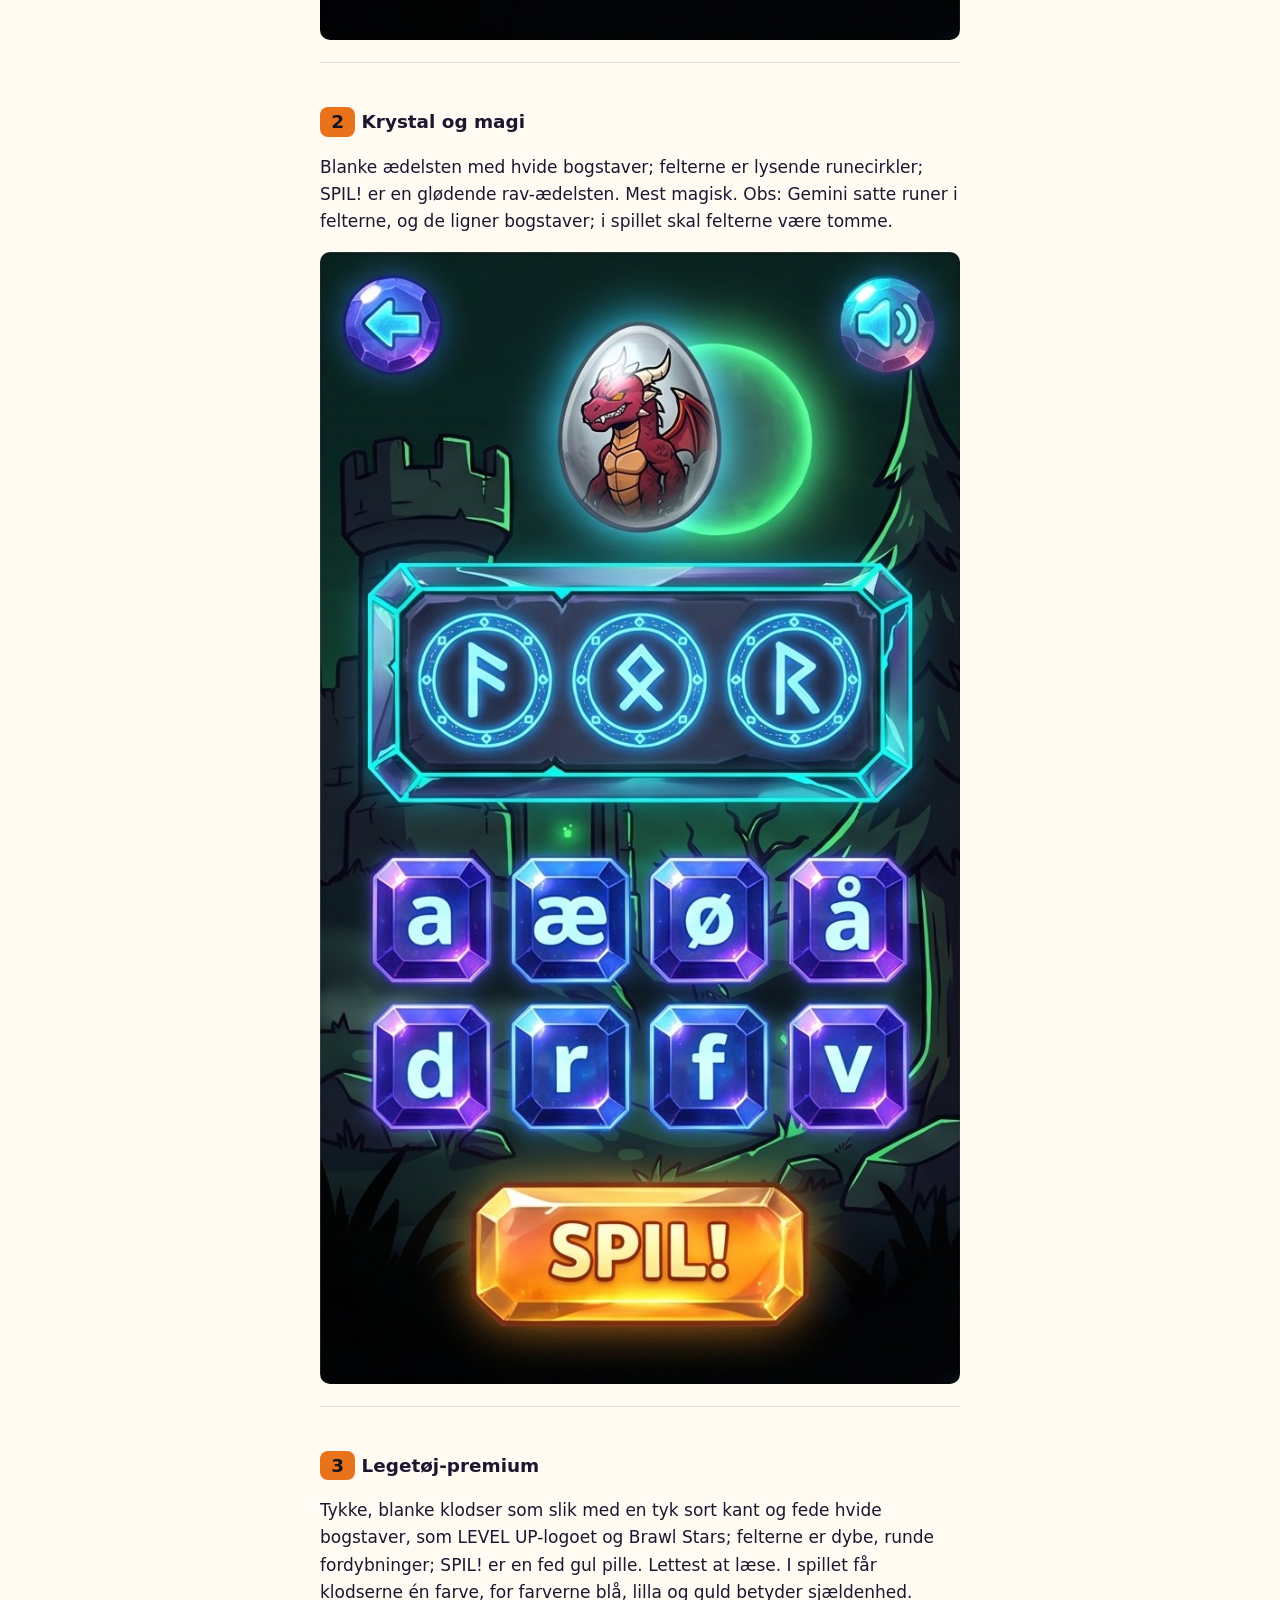
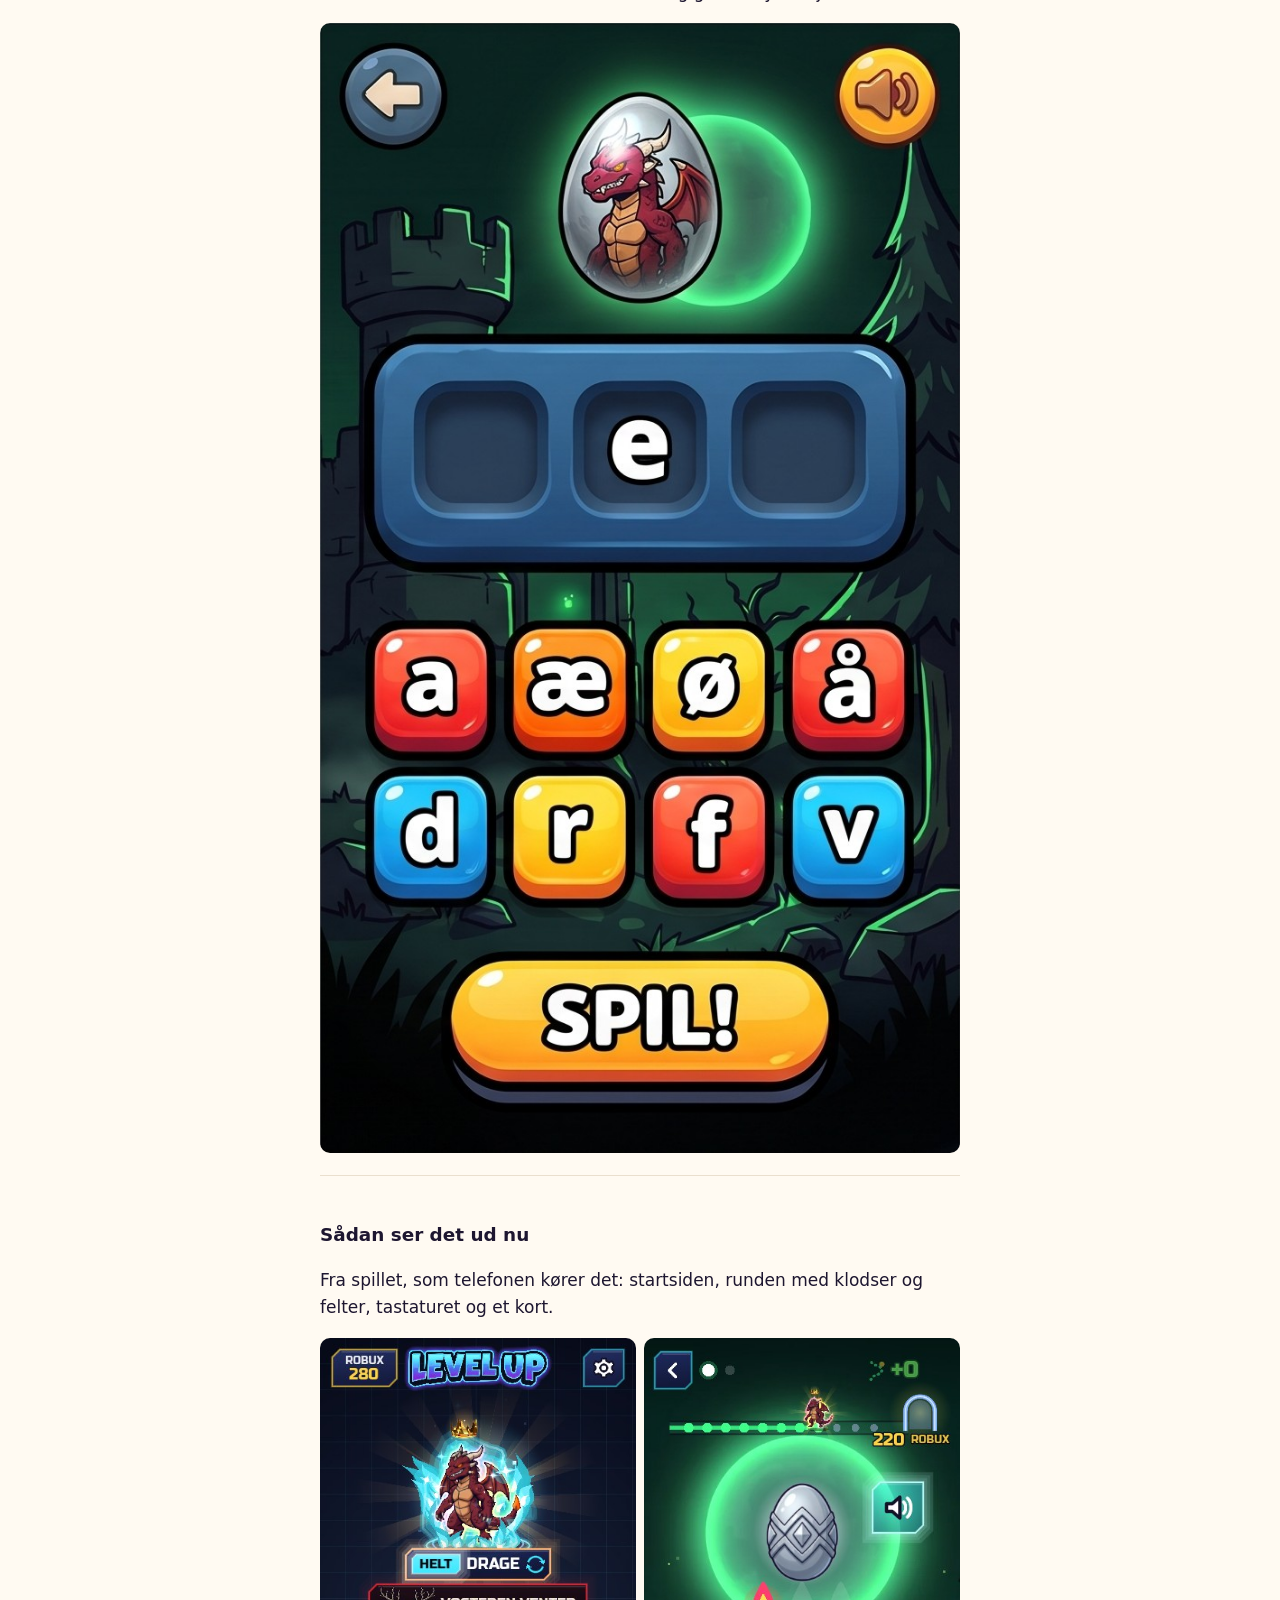
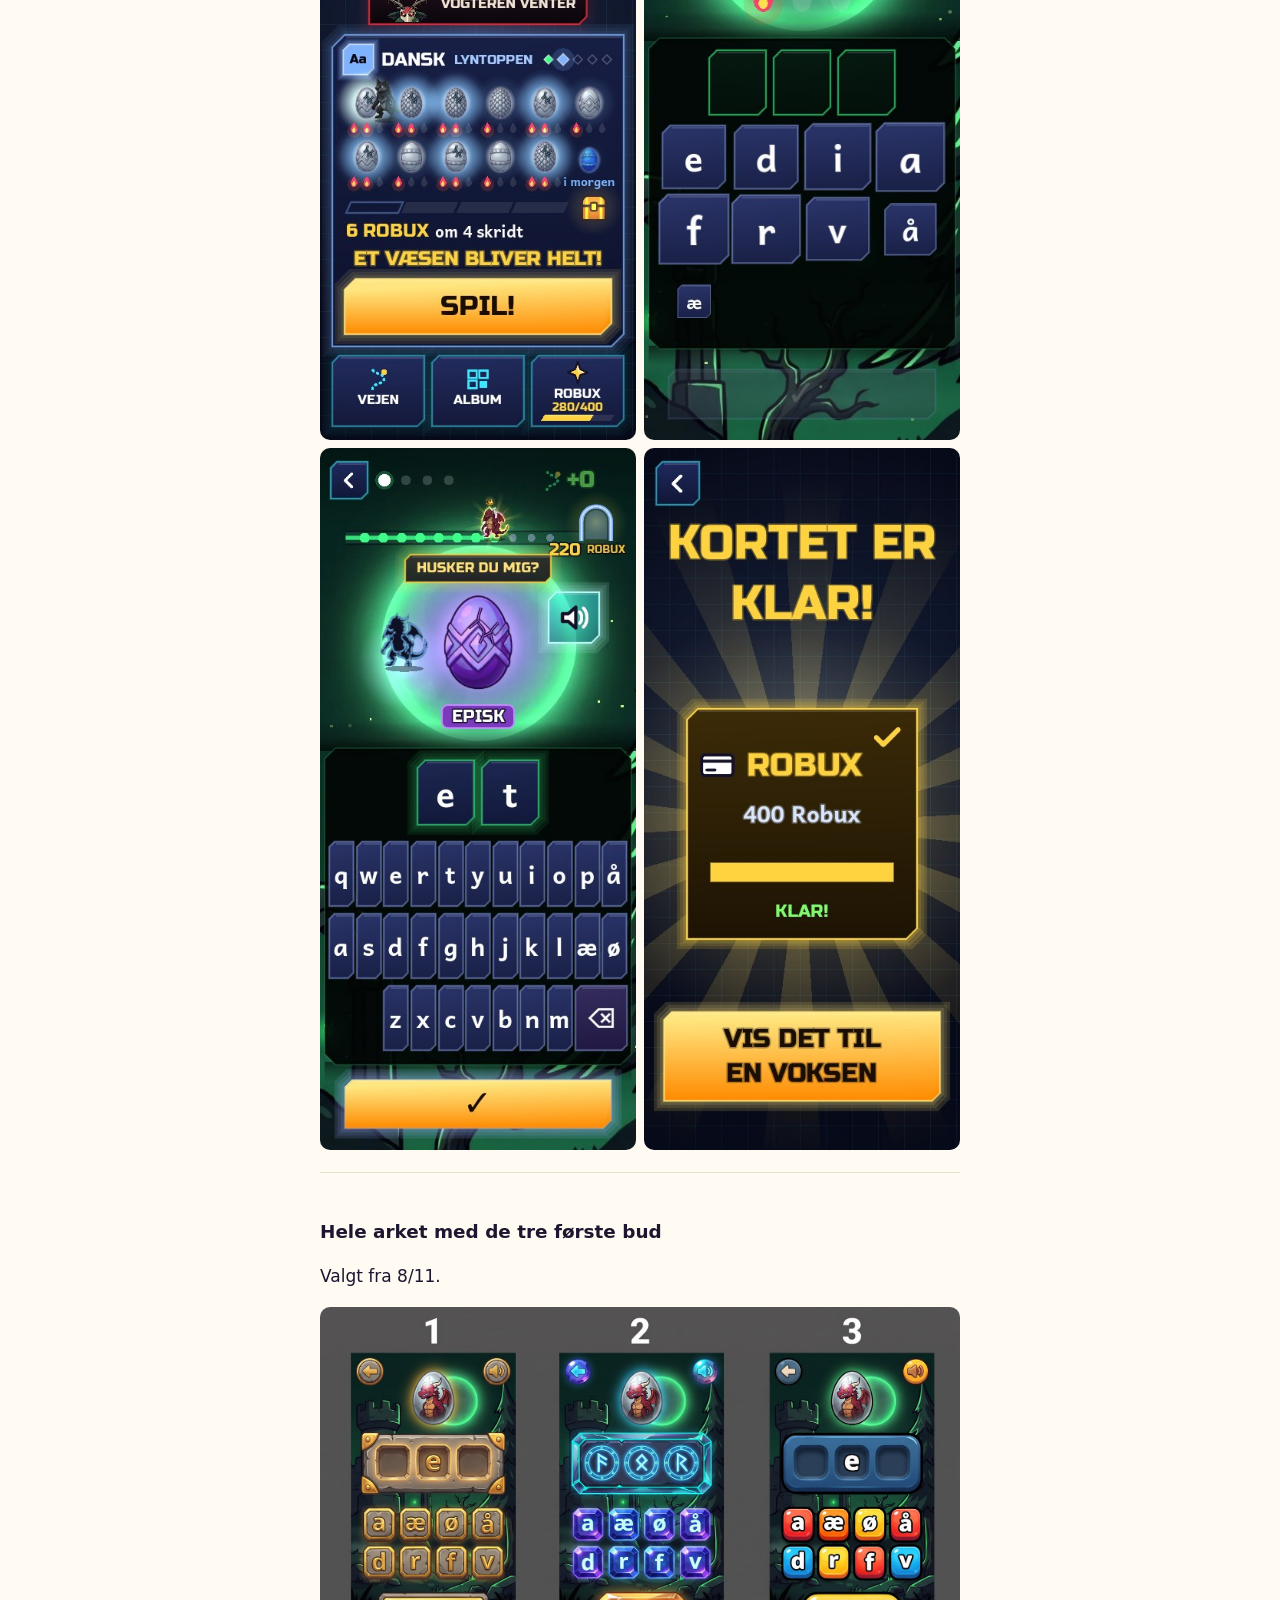
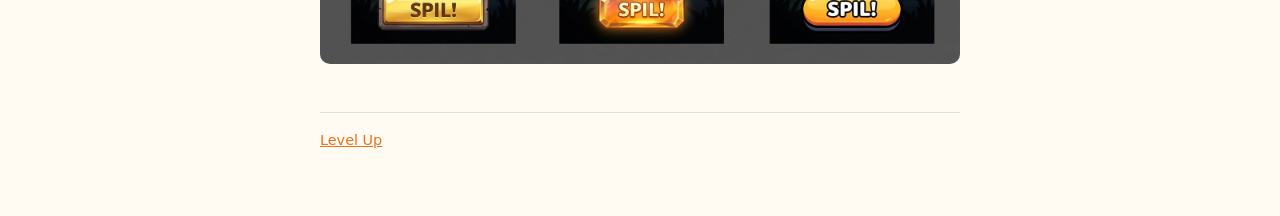
<file: se/knapper/index.html>
<!doctype html>
<html lang="da">
<head>
<meta charset="utf-8">
<meta name="viewport" content="width=device-width, initial-scale=1">
<meta name="robots" content="noindex">
<title>Knappernes udseende</title>
<link rel="stylesheet" href="../../style.css">
<style>
img{display:block;width:100%;height:auto;border-radius:10px;margin:8px 0 4px;background:#000}
.bud{border-top:1px solid var(--line);padding-top:12px;margin-top:22px}
.nr{display:inline-block;min-width:2.2rem;padding:0 .5rem;margin-right:.4rem;border-radius:8px;background:var(--accent);color:#17131f;text-align:center;font-weight:700}
.nu{display:grid;grid-template-columns:1fr 1fr;gap:8px}
.nu img{margin:0}
</style>
</head>
<body>
<main>
<h1>Knappernes udseende</h1>
<p class="dato">8/11: spillets egen stil, gjort premium. Samme knapper i alle verdener; kun kantens glød og det fyldte felt skifter til verdenens farve. Det er retningen, der skal vælges, ikke detaljerne: en hurtig skitse fra Gemini (ca. 1 kr.), som males bagefter som et rigtigt sæt. Vis gerne Conrad de tre billeder og spørg, om han vil spille det.</p>
<div class="bud"><h2>Nyt 8/11: research og Skarp 2</h2><p>Hvorfor Fortnite-skarp lignede lag i Paint, hvad de dyre spil gør, og en ny prøve belyst fra én lampe: <a href="../knapper-research/">Knapper, der føles dyre</a>.</p></div>
<div class="bud"><h2><span class="nr">4</span>Den nuværende stil, gjort premium</h2><p>De mørkeblå paneler og den lysende kant, du kender fra spillet, men som rigtige ting: tykke, mørke fliser med en mørk kant som væsnernes, en tyk underkant og lys foroven. Hvide bogstaver, der er lette at læse. Felterne er fordybede og lyser op i verdenens farve, når et bogstav lander. Guld kun på SPIL!.</p>
<h3>Skyggeskov (grøn)</h3><img src="bud-4-skyggeskov.jpg" alt="Bud 4 i Skyggeskov">
<h3>Lyntoppen (blå)</h3><img src="bud-4-lyntoppen.jpg" alt="Bud 4 i Lyntoppen" loading="lazy">
<h3>Ildgabet (orange)</h3><img src="bud-4-ildgabet.jpg" alt="Bud 4 i Ildgabet" loading="lazy">
<p>Claudes ærlige blik: retningen sidder (ingen sten, intet slik, ingen runer, ægget uden væsen). Skitsen er lidt for mat; i det malede sæt skal fliserne være blankere, bogstaverne have en tykkere mørk kant, og det fyldte felt lyse mere indefra. Højttalerens grønne ikon bliver hvidt.</p>
<img src="bud-4-ark.jpg" alt="Hele arket med bud 4" loading="lazy"></div>
<div class="bud"><h2>Valgt fra: de tre første bud</h2><p>Din dom 8/11: bud 3 <em>"virkelig pædagog agtig. Sådan helt vildt baby"</em>, bud 2 <em>"passer slet ikke ind. Hel stilforvirring"</em>, bud 1 <em>"interessant, men meget stort og meget en vis stenalder"</em>. Alle tre skiftede spillets stil ud i stedet for at løfte den.</p></div>
<div class="bud"><h2><span class="nr">1</span>Sten og guld</h2><p>Udhuggede stenklodser med guldkant og bogstaver i guld; felterne er fordybede fatninger i en stenramme; SPIL! er en tyk guldbarre. Varmt og eventyragtigt, passer til ruinerne i Skyggeskov.</p>
<img src="bud-1.jpg" loading="lazy" alt="Bud 1: sten og guld"></div>
<div class="bud"><h2><span class="nr">2</span>Krystal og magi</h2><p>Blanke ædelsten med hvide bogstaver; felterne er lysende runecirkler; SPIL! er en glødende rav-ædelsten. Mest magisk. Obs: Gemini satte runer i felterne, og de ligner bogstaver; i spillet skal felterne være tomme.</p>
<img src="bud-2.jpg" loading="lazy" alt="Bud 2: krystal og magi"></div>
<div class="bud"><h2><span class="nr">3</span>Legetøj-premium</h2><p>Tykke, blanke klodser som slik med en tyk sort kant og fede hvide bogstaver, som LEVEL UP-logoet og Brawl Stars; felterne er dybe, runde fordybninger; SPIL! er en fed gul pille. Lettest at læse. I spillet får klodserne én farve, for farverne blå, lilla og guld betyder sjældenhed.</p>
<img src="bud-3.jpg" loading="lazy" alt="Bud 3: legetøj-premium"></div>
<div class="bud"><h2>Sådan ser det ud nu</h2><p>Fra spillet, som telefonen kører det: startsiden, runden med klodser og felter, tastaturet og et kort.</p>
<div class="nu"><img src="nu-start.jpg" alt="Startsiden nu" loading="lazy"><img src="nu-runde.jpg" alt="Runden nu" loading="lazy"><img src="nu-tastatur.jpg" alt="Tastaturet nu" loading="lazy"><img src="nu-kort.jpg" alt="Kortet nu" loading="lazy"></div></div>
<div class="bud"><h2>Hele arket med de tre første bud</h2><p>Valgt fra 8/11.</p>
<img src="ark.jpg" alt="Hele skitse-arket" loading="lazy"></div>
<footer><a href="../../">Level Up</a></footer>
</main>
</body>
</html>
</file>
<file: style.css>
:root { --bg: #fffaf2; --fg: #1d1630; --muted: #5d5470; --accent: #e8731c; --line: #eadfce; }
@media (prefers-color-scheme: dark) { :root { --bg: #17131f; --fg: #f3eee6; --muted: #b8afc6; --accent: #ffa24d; --line: #2e2739; } }
* { box-sizing: border-box; }
body { margin: 0; background: var(--bg); color: var(--fg); font: 17px/1.6 system-ui, -apple-system, "Segoe UI", sans-serif; }
main { max-width: 42rem; margin: 0 auto; padding: 32px max(16px, env(safe-area-inset-left)) 64px; }
h1 { font-size: 2rem; line-height: 1.2; margin: 0 0 4px; }
h2 { font-size: 1.15rem; margin: 2rem 0 .4rem; }
p, li { color: var(--fg); }
.dato, footer { color: var(--muted); font-size: .9rem; }
a { color: var(--accent); }
hr { border: 0; border-top: 1px solid var(--line); margin: 3rem 0; }
footer { margin-top: 3rem; border-top: 1px solid var(--line); padding-top: 1rem; }
</file>
